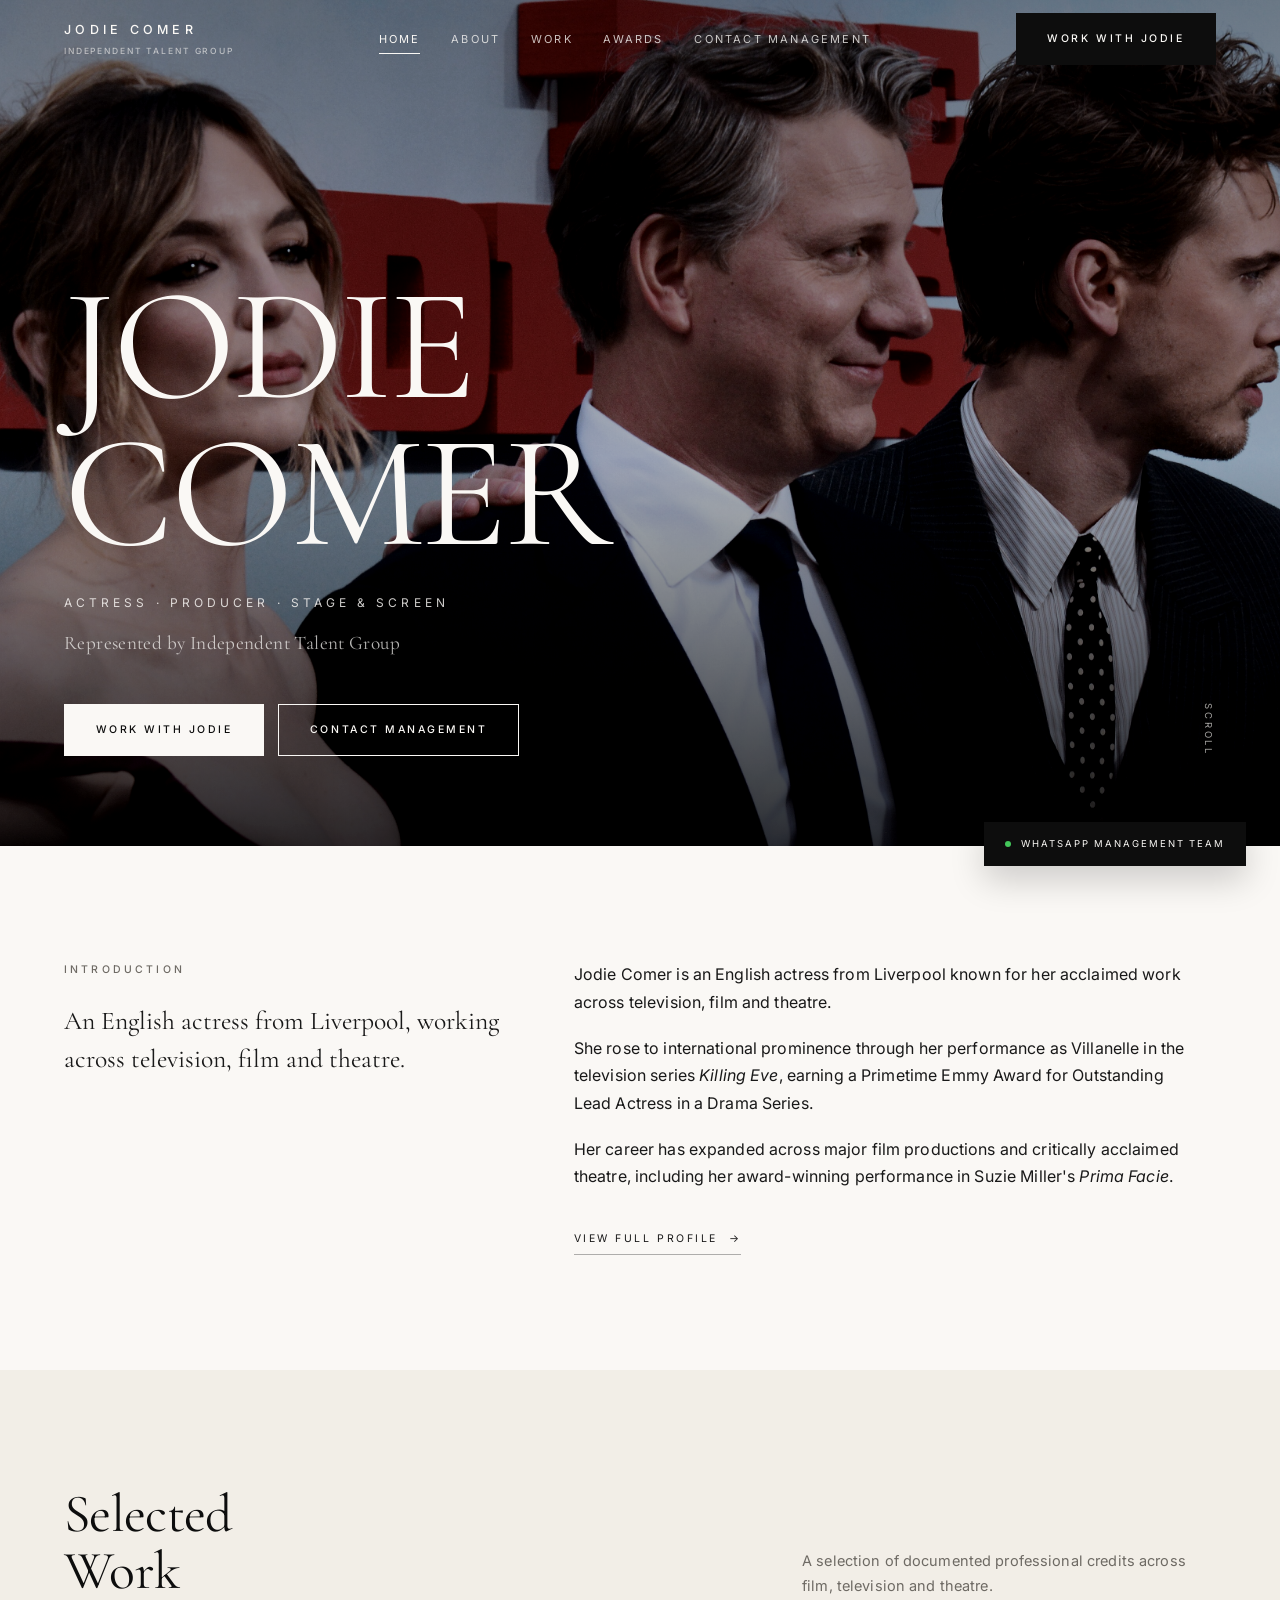
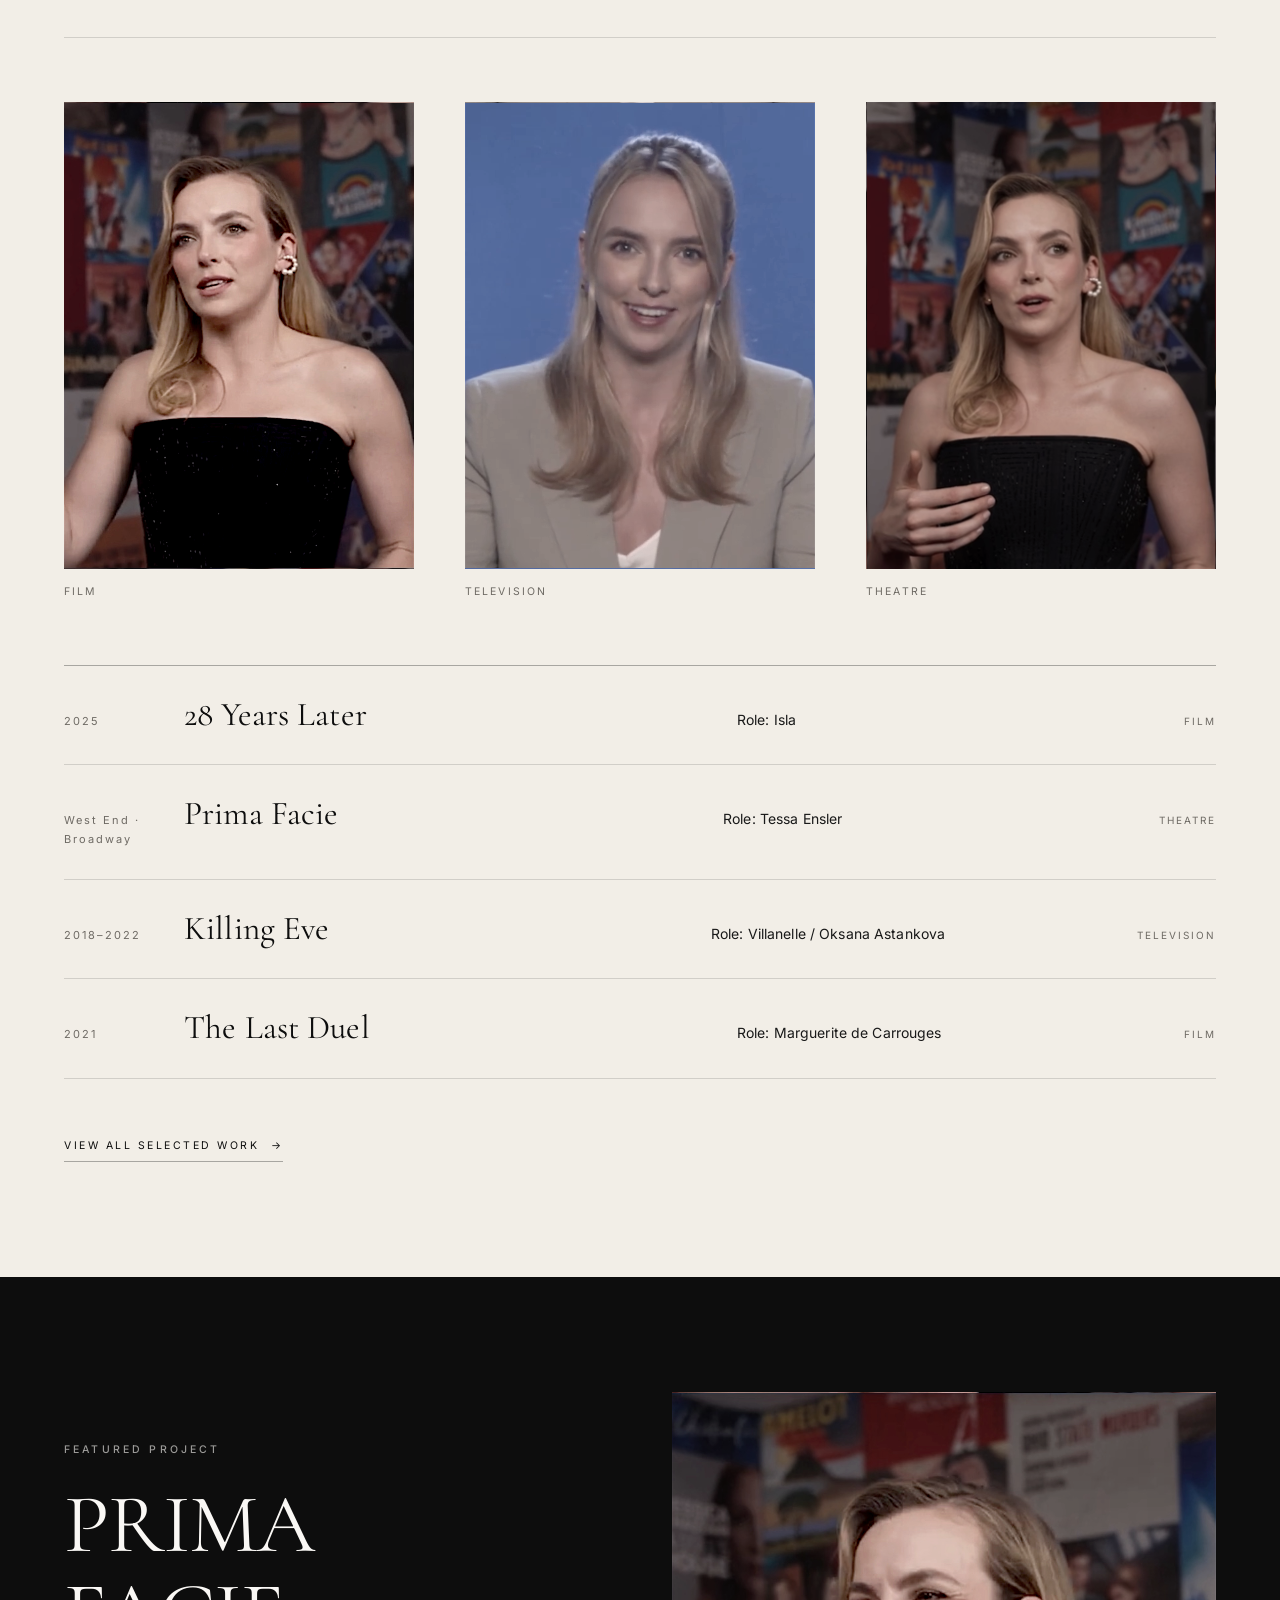
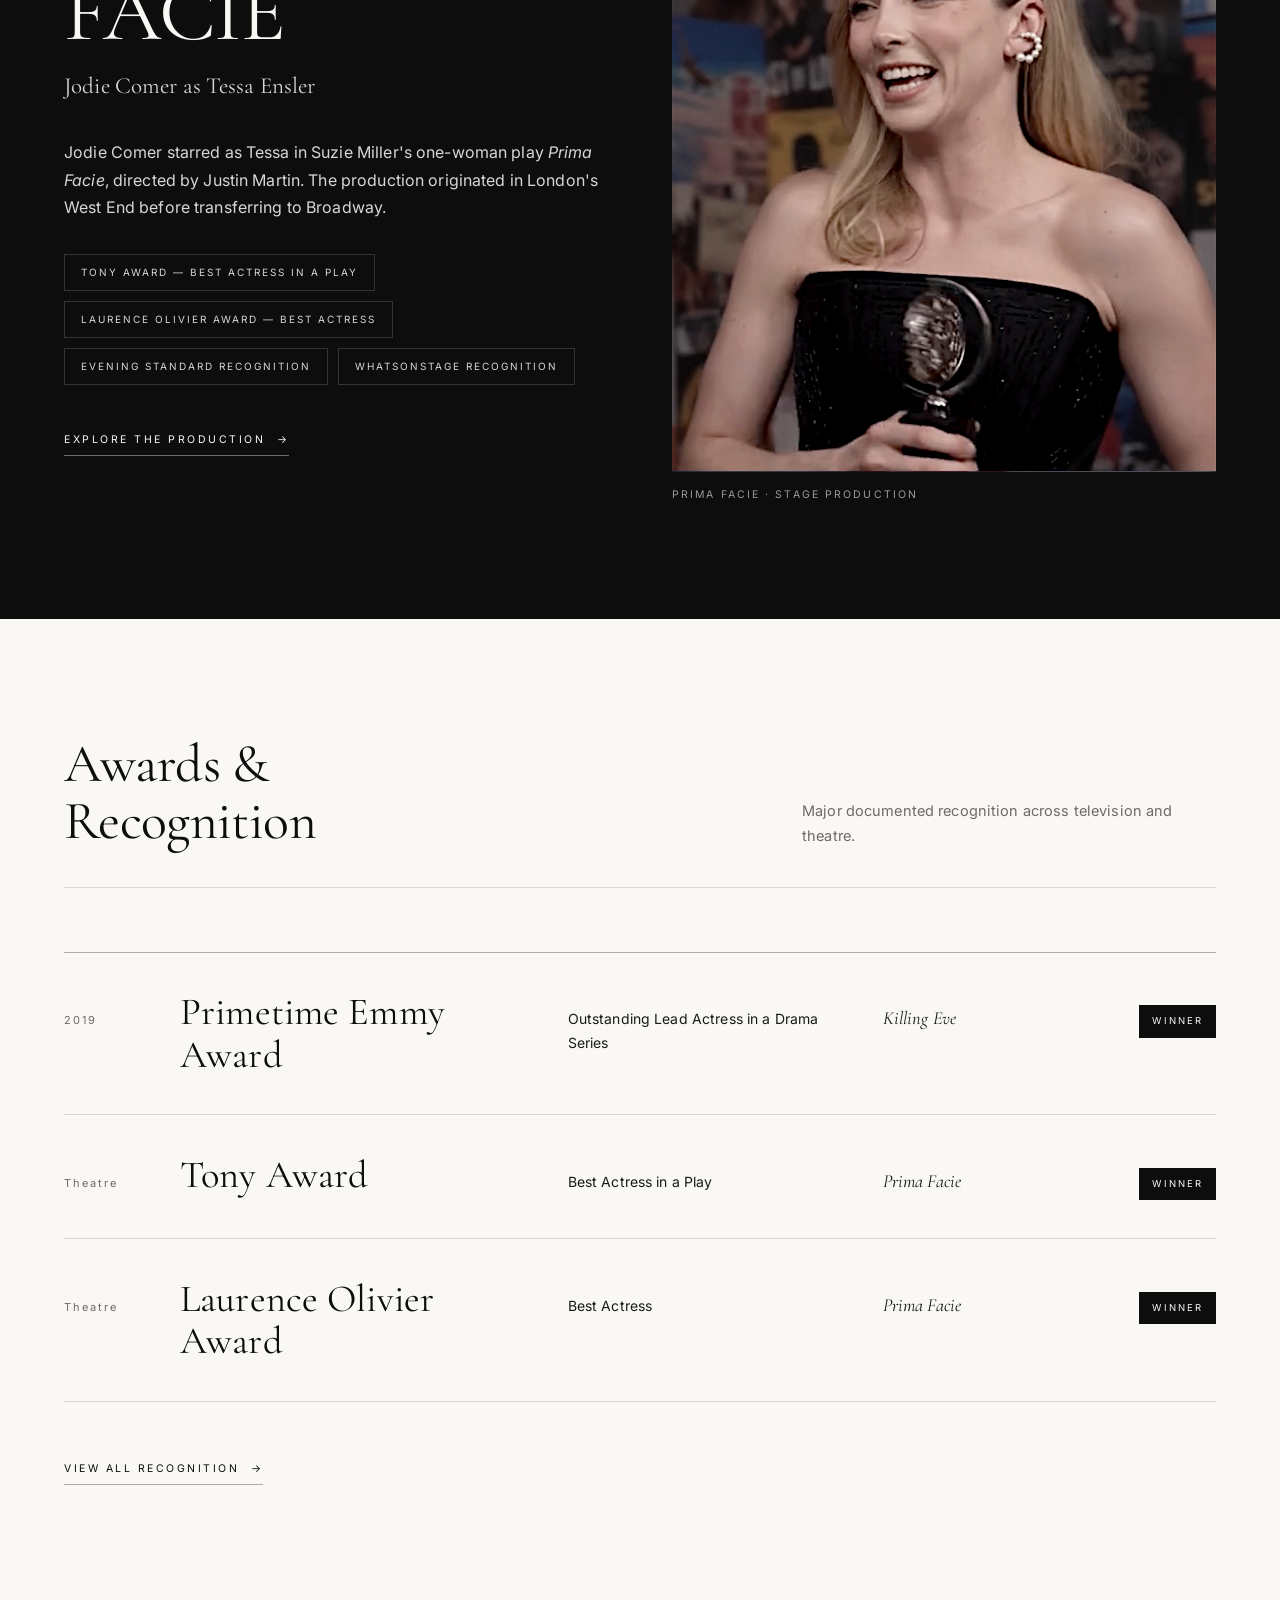
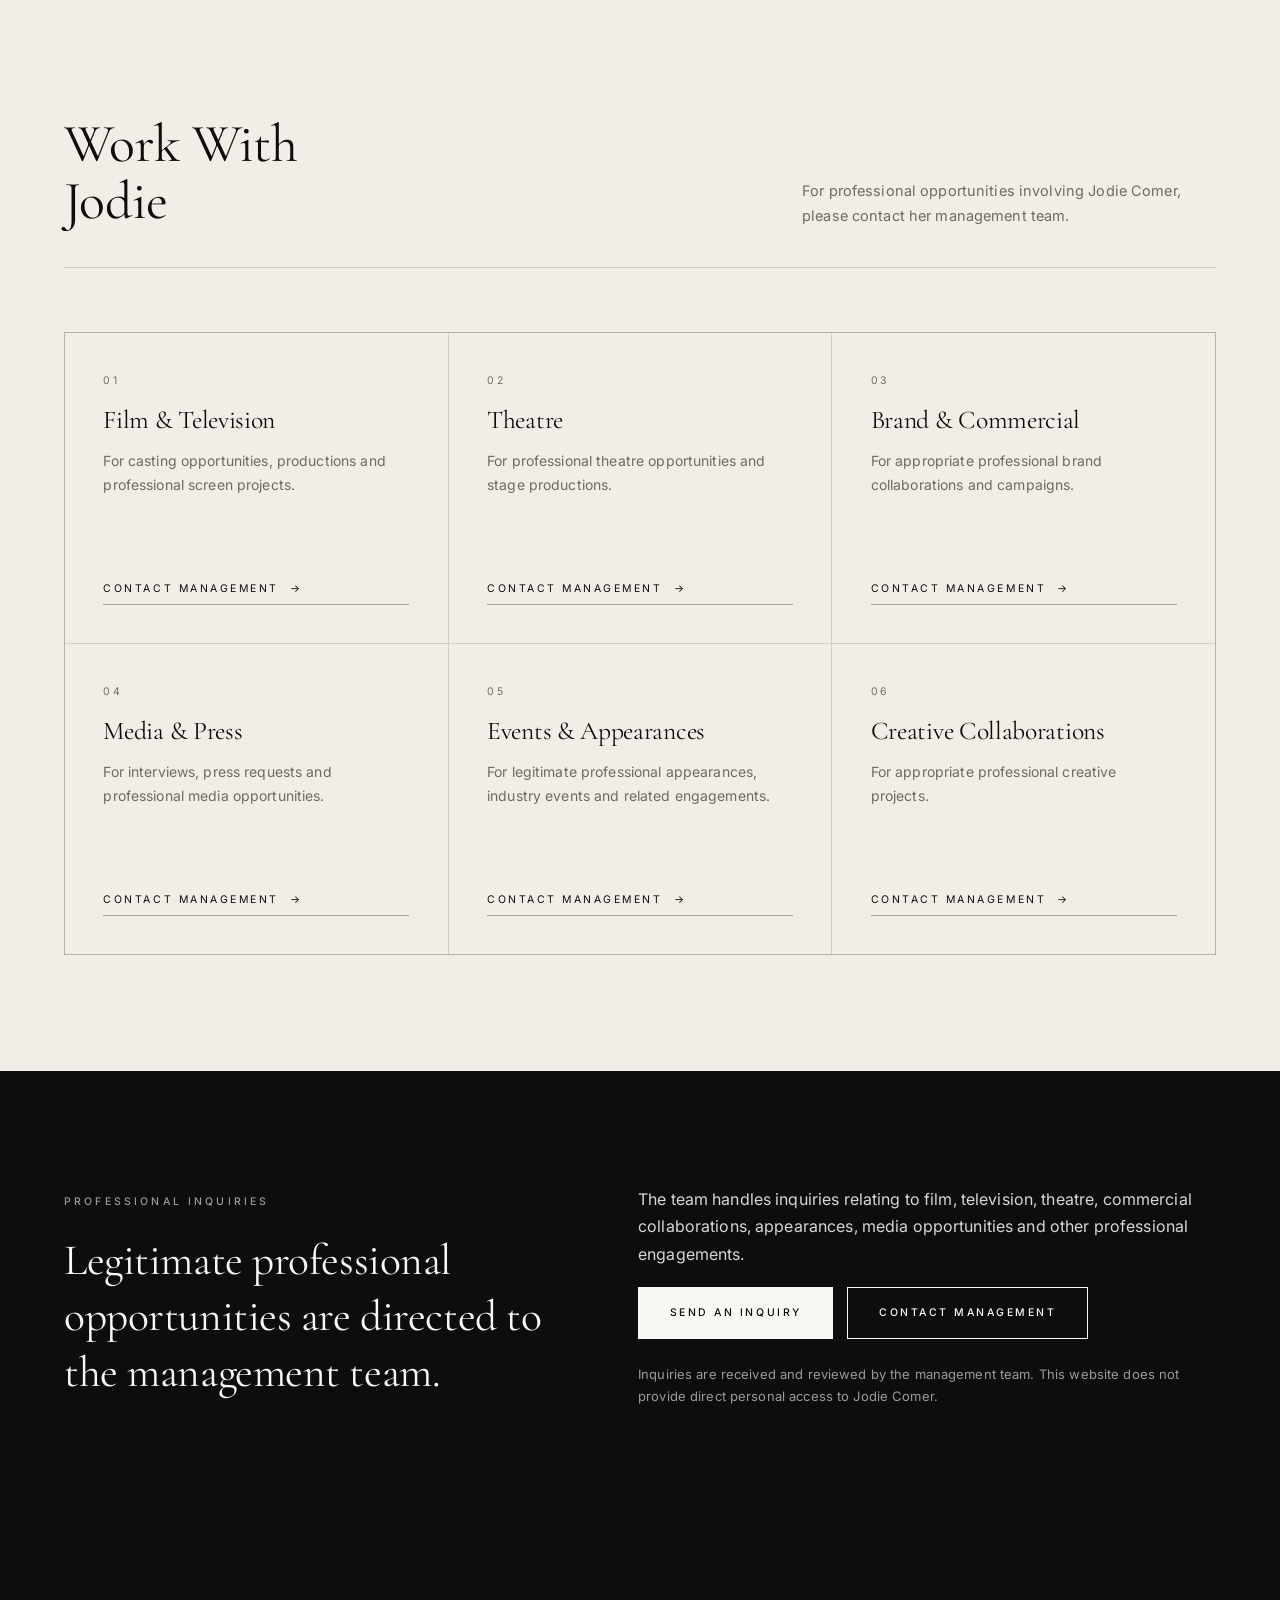
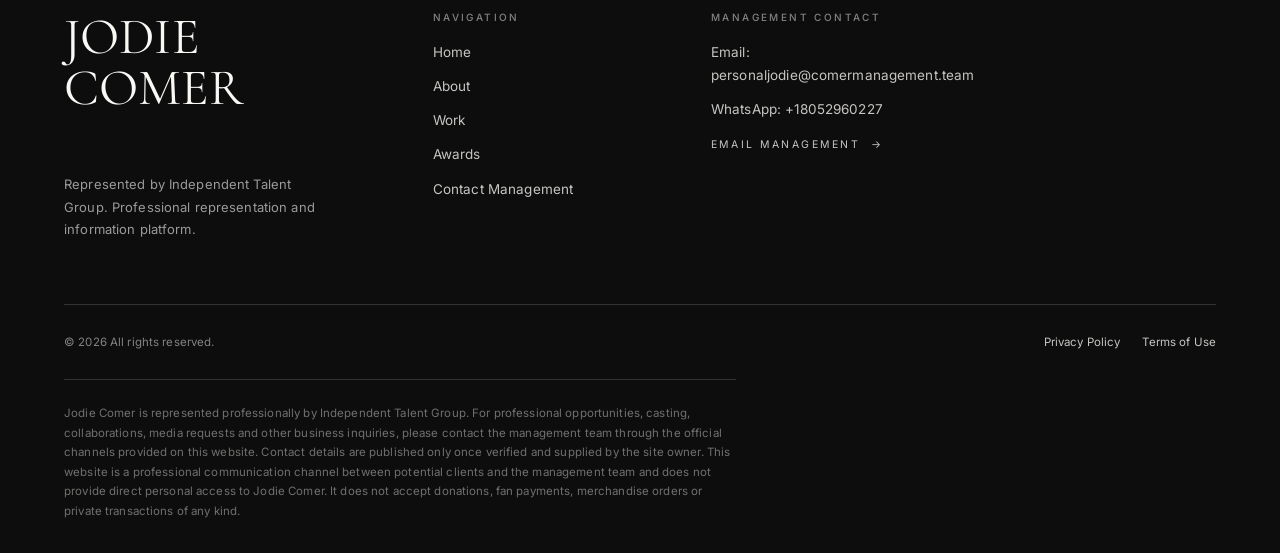
<file: index.html>
<!DOCTYPE html>
<html lang="en">
<head>
<meta charset="utf-8">
<meta name="viewport" content="width=device-width, initial-scale=1">
<title>Jodie Comer — Actress · Producer | Professional Representation</title>
<meta name="description" content="Official professional representation and information platform for Jodie Comer, English actress from Liverpool. Professional inquiries are handled by her management team.">
<meta name="robots" content="index, follow">
<meta property="og:title" content="Jodie Comer — Actress · Producer">
<meta property="og:description" content="Professional representation and information platform. Professional inquiries are handled by the management team.">
<meta property="og:type" content="website">
<link rel="preconnect" href="https://fonts.googleapis.com">
<link rel="preconnect" href="https://fonts.gstatic.com" crossorigin>
<link href="https://fonts.googleapis.com/css2?family=Cormorant+Garamond:wght@300;400;500&family=Inter:wght@300;400;500&display=swap" rel="stylesheet">
<link rel="stylesheet" href="css/styles.css">
</head>
<body>
<a class="skip-link" href="#main">Skip to content</a>

<!-- HEADER -->
<header class="site-header site-header--overlay">
  <div class="header-inner">
    <a class="brand" href="index.html">Jodie Comer<span data-cfg="agency">Independent Talent Group</span></a>
    <nav class="nav" aria-label="Primary">
      <a href="index.html">Home</a>
      <a href="about.html">About</a>
      <a href="work.html">Work</a>
      <a href="awards.html">Awards</a>
      <a href="contact.html">Contact Management</a>
    </nav>
    <div class="header-cta">
      <a class="btn btn--solid" href="contact.html#work-with-jodie"><span>Work With Jodie</span></a>
      <button class="nav-toggle" type="button" aria-expanded="false" aria-controls="mobile-menu" aria-label="Open menu">
        <span></span><span></span><span></span>
      </button>
    </div>
  </div>
</header>

<!-- MOBILE MENU -->
<div class="mobile-menu" id="mobile-menu">
  <nav aria-label="Mobile">
    <a href="index.html">Home</a>
    <a href="about.html">About</a>
    <a href="work.html">Work</a>
    <a href="awards.html">Awards</a>
    <a href="contact.html">Contact Management</a>
  </nav>
  <div class="mobile-menu__foot">
    <a class="btn btn--solid btn--block" href="contact.html#work-with-jodie"><span>Work With Jodie</span></a>
    <p class="small">All inquiries are received and reviewed by the management team, not by Jodie Comer personally.</p>
  </div>
</div>

<main id="main">

  <!-- HERO -->
  <section class="hero">
    <!-- Photography is supplied by the `images` manifest in js/site-config.js -->

    <div class="hero__media" data-img="hero" role="img" aria-label="Jodie Comer photographed at a film premiere"></div>

    <div class="hero__inner container">
      <h1 class="hero__name">Jodie<br>Comer</h1>
      <p class="hero__meta">Actress · Producer · Stage &amp; Screen</p>
      <p class="hero__rep">Represented by <span data-cfg="agency">Independent Talent Group</span></p>
      <div class="hero__actions">
        <a class="btn btn--solid" href="contact.html#work-with-jodie"><span>Work With Jodie</span></a>
        <a class="btn" href="contact.html"><span>Contact Management</span></a>
      </div>
    </div>
    <span class="hero__scroll" aria-hidden="true">Scroll</span>
  </section>

  <!-- INTRODUCTION -->
  <section class="section">
    <div class="container">
      <div class="grid grid--aside">
        <div class="reveal">
          <span class="eyebrow">Introduction</span>
          <p class="lede">An English actress from Liverpool, working across television, film and theatre.</p>
        </div>
        <div class="prose reveal" data-delay="1">
          <p>Jodie Comer is an English actress from Liverpool known for her acclaimed work across television, film and theatre.</p>
          <p>She rose to international prominence through her performance as Villanelle in the television series <em>Killing Eve</em>, earning a Primetime Emmy Award for Outstanding Lead Actress in a Drama Series.</p>
          <p>Her career has expanded across major film productions and critically acclaimed theatre, including her award-winning performance in Suzie Miller's <em>Prima Facie</em>.</p>
          <p style="margin-top:2rem"><a class="link-arrow" href="about.html">View Full Profile <span aria-hidden="true">&rarr;</span></a></p>
        </div>
      </div>
    </div>
  </section>

  <!-- SELECTED WORK PREVIEW -->
  <section class="section section--paper2">
    <div class="container">
      <div class="section-head reveal">
        <h2>Selected<br>Work</h2>
        <p>A selection of documented professional credits across film, television and theatre.</p>
      </div>

      <div class="grid grid--3">
        <figure class="reveal" style="margin:0">
          <div class="media ratio-3-4" data-img="film">
            <span class="media__note">Film photography placeholder</span>
          </div>

          <figcaption class="media-caption">Film</figcaption>
        </figure>
        <figure class="reveal" data-delay="1" style="margin:0">
          <div class="media ratio-3-4" data-img="television">
            <span class="media__note">Television photography placeholder</span>
          </div>

          <figcaption class="media-caption">Television</figcaption>
        </figure>
        <figure class="reveal" data-delay="2" style="margin:0">
          <div class="media ratio-3-4" data-img="theatre">
            <span class="media__note">Theatre photography placeholder</span>
          </div>

          <figcaption class="media-caption">Theatre</figcaption>
        </figure>
      </div>

      <div class="credits reveal" style="margin-top:clamp(40px,5vw,72px)">
        <a class="credit" href="work.html#film">
          <span class="credit__year">2025</span>
          <span class="credit__title">28 Years Later</span>
          <span class="credit__role">Role: Isla</span>
          <span class="credit__meta">Film</span>
        </a>
        <a class="credit" href="work.html#theatre">
          <span class="credit__year">West End · Broadway</span>
          <span class="credit__title">Prima Facie</span>
          <span class="credit__role">Role: Tessa Ensler</span>
          <span class="credit__meta">Theatre</span>
        </a>
        <a class="credit" href="work.html#television">
          <span class="credit__year">2018–2022</span>
          <span class="credit__title">Killing Eve</span>
          <span class="credit__role">Role: Villanelle / Oksana Astankova</span>
          <span class="credit__meta">Television</span>
        </a>
        <a class="credit" href="work.html#film">
          <span class="credit__year">2021</span>
          <span class="credit__title">The Last Duel</span>
          <span class="credit__role">Role: Marguerite de Carrouges</span>
          <span class="credit__meta">Film</span>
        </a>
      </div>

      <p class="reveal" style="margin-top:clamp(32px,4vw,52px)">
        <a class="link-arrow" href="work.html">View All Selected Work <span aria-hidden="true">&rarr;</span></a>
      </p>
    </div>
  </section>

  <!-- FEATURED PROJECT -->
  <section class="section section--ink">
    <div class="container">
      <div class="feature">
        <div class="reveal">
          <span class="eyebrow">Featured Project</span>
          <h2 class="feature__title">Prima<br>Facie</h2>
          <p class="feature__sub">Jodie Comer as Tessa Ensler</p>
          <div class="prose" style="margin-top:2rem">
            <p>Jodie Comer starred as Tessa in Suzie Miller's one-woman play <em>Prima Facie</em>, directed by Justin Martin. The production originated in London's West End before transferring to Broadway.</p>
          </div>
          <ul class="tag-list" style="margin-top:2rem">
            <li>Tony Award — Best Actress in a Play</li>
            <li>Laurence Olivier Award — Best Actress</li>
            <li>Evening Standard recognition</li>
            <li>WhatsOnStage recognition</li>
          </ul>
          <p style="margin-top:2.4rem"><a class="link-arrow" href="work.html#prima-facie">Explore The Production <span aria-hidden="true">&rarr;</span></a></p>
        </div>
        <div class="reveal feature__order-1" data-delay="1">
          <div class="media ratio-4-5" data-img="primaFacie">
            <span class="media__note">Production photography placeholder</span>
          </div>

          <p class="media-caption">Prima Facie · Stage Production</p>
        </div>
      </div>
    </div>
  </section>

  <!-- AWARDS PREVIEW -->
  <section class="section">
    <div class="container">
      <div class="section-head reveal">
        <h2>Awards &amp;<br>Recognition</h2>
        <p>Major documented recognition across television and theatre.</p>
      </div>
      <div class="awards reveal">
        <div class="award">
          <span class="award__year">2019</span>
          <span class="award__name">Primetime Emmy Award</span>
          <span class="award__cat">Outstanding Lead Actress in a Drama Series</span>
          <span class="award__work">Killing Eve</span>
          <span class="award__status award__status--win">Winner</span>
        </div>
        <div class="award">
          <span class="award__year">Theatre</span>
          <span class="award__name">Tony Award</span>
          <span class="award__cat">Best Actress in a Play</span>
          <span class="award__work">Prima Facie</span>
          <span class="award__status award__status--win">Winner</span>
        </div>
        <div class="award">
          <span class="award__year">Theatre</span>
          <span class="award__name">Laurence Olivier Award</span>
          <span class="award__cat">Best Actress</span>
          <span class="award__work">Prima Facie</span>
          <span class="award__status award__status--win">Winner</span>
        </div>
      </div>
      <p class="reveal" style="margin-top:clamp(32px,4vw,52px)">
        <a class="link-arrow" href="awards.html">View All Recognition <span aria-hidden="true">&rarr;</span></a>
      </p>
    </div>
  </section>

  <!-- WORK WITH JODIE -->
  <section class="section section--paper2">
    <div class="container">
      <div class="section-head reveal">
        <h2>Work With<br>Jodie</h2>
        <p>For professional opportunities involving Jodie Comer, please contact her management team.</p>
      </div>

      <div class="cards reveal">
        <a class="card" href="contact.html#work-with-jodie">
          <span class="card__index">01</span>
          <h3>Film &amp; Television</h3>
          <p>For casting opportunities, productions and professional screen projects.</p>
          <span class="link-arrow">Contact Management <span aria-hidden="true">&rarr;</span></span>
        </a>
        <a class="card" href="contact.html#work-with-jodie">
          <span class="card__index">02</span>
          <h3>Theatre</h3>
          <p>For professional theatre opportunities and stage productions.</p>
          <span class="link-arrow">Contact Management <span aria-hidden="true">&rarr;</span></span>
        </a>
        <a class="card" href="contact.html#work-with-jodie">
          <span class="card__index">03</span>
          <h3>Brand &amp; Commercial</h3>
          <p>For appropriate professional brand collaborations and campaigns.</p>
          <span class="link-arrow">Contact Management <span aria-hidden="true">&rarr;</span></span>
        </a>
        <a class="card" href="contact.html#work-with-jodie">
          <span class="card__index">04</span>
          <h3>Media &amp; Press</h3>
          <p>For interviews, press requests and professional media opportunities.</p>
          <span class="link-arrow">Contact Management <span aria-hidden="true">&rarr;</span></span>
        </a>
        <a class="card" href="contact.html#work-with-jodie">
          <span class="card__index">05</span>
          <h3>Events &amp; Appearances</h3>
          <p>For legitimate professional appearances, industry events and related engagements.</p>
          <span class="link-arrow">Contact Management <span aria-hidden="true">&rarr;</span></span>
        </a>
        <a class="card" href="contact.html#work-with-jodie">
          <span class="card__index">06</span>
          <h3>Creative Collaborations</h3>
          <p>For appropriate professional creative projects.</p>
          <span class="link-arrow">Contact Management <span aria-hidden="true">&rarr;</span></span>
        </a>
      </div>
    </div>
  </section>

  <!-- CLOSING CTA -->
  <section class="section section--ink">
    <div class="container">
      <div class="grid grid--split">
        <div class="reveal">
          <span class="eyebrow">Professional Inquiries</span>
          <p class="pull">Legitimate professional opportunities are directed to the management team.</p>
        </div>
        <div class="reveal stack" data-delay="1">
          <p class="prose">The team handles inquiries relating to film, television, theatre, commercial collaborations, appearances, media opportunities and other professional engagements.</p>
          <div class="hero__actions" style="margin-top:0">
            <a class="btn btn--solid" href="contact.html#work-with-jodie"><span>Send An Inquiry</span></a>
            <a class="btn" href="contact.html"><span>Contact Management</span></a>
          </div>
          <p class="small muted">Inquiries are received and reviewed by the management team. This website does not provide direct personal access to Jodie Comer.</p>
        </div>
      </div>
    </div>
  </section>

</main>

<!-- FOOTER -->
<footer class="site-footer">
  <div class="container">
    <div class="footer-top">
      <div>
        <p class="footer-brand">Jodie Comer</p>
        <p>Represented by <span data-cfg="agency">Independent Talent Group</span>. Professional representation and information platform.</p>
      </div>
      <div class="footer-col">
        <h4>Navigation</h4>
        <ul>
          <li><a href="index.html">Home</a></li>
          <li><a href="about.html">About</a></li>
          <li><a href="work.html">Work</a></li>
          <li><a href="awards.html">Awards</a></li>
          <li><a href="contact.html">Contact Management</a></li>
        </ul>
      </div>
      <div class="footer-col">
        <h4>Management Contact</h4>
        <ul>
          <li>Email: <span data-cfg="email">AWAITING VERIFIED DETAILS</span></li>
          <li>WhatsApp: <span data-cfg="whatsapp">AWAITING VERIFIED DETAILS</span></li>
          <li><a class="link-arrow" data-action="email" data-subject="Professional inquiry — Jodie Comer" href="#">Email Management <span aria-hidden="true">&rarr;</span></a></li>
        </ul>
      </div>
      <div class="footer-col" data-social-section hidden>
        <h4>Follow Jodie</h4>
        <ul data-social></ul>
      </div>
    </div>

    <div class="footer-bottom">
      <span>&copy; <span data-cfg="year">2026</span> All rights reserved.</span>
      <nav aria-label="Legal">
        <a href="privacy.html">Privacy Policy</a>
        <a href="terms.html">Terms of Use</a>
      </nav>
    </div>

    <p class="footer-disclaimer">
      Jodie Comer is represented professionally by <span data-cfg="agency">Independent Talent Group</span>. For professional
      opportunities, casting, collaborations, media requests and other business inquiries, please contact the management team
      through the official channels provided on this website. Contact details are published only once verified and supplied by
      the site owner. This website is a professional communication channel between potential clients and the management team and
      does not provide direct personal access to Jodie Comer. It does not accept donations, fan payments, merchandise orders or
      private transactions of any kind.
    </p>
  </div>
</footer>

<a class="float-cta" data-action="whatsapp" href="#" data-message="Hello, I would like to make a professional inquiry regarding Jodie Comer.">
  <span class="float-cta__dot" aria-hidden="true"></span>
  <span>WhatsApp Management Team</span>
</a>

<script src="js/site-config.js"></script>
<script src="js/photo-credits.js"></script>
<script src="js/main.js"></script>
</body>
</html>
</file>
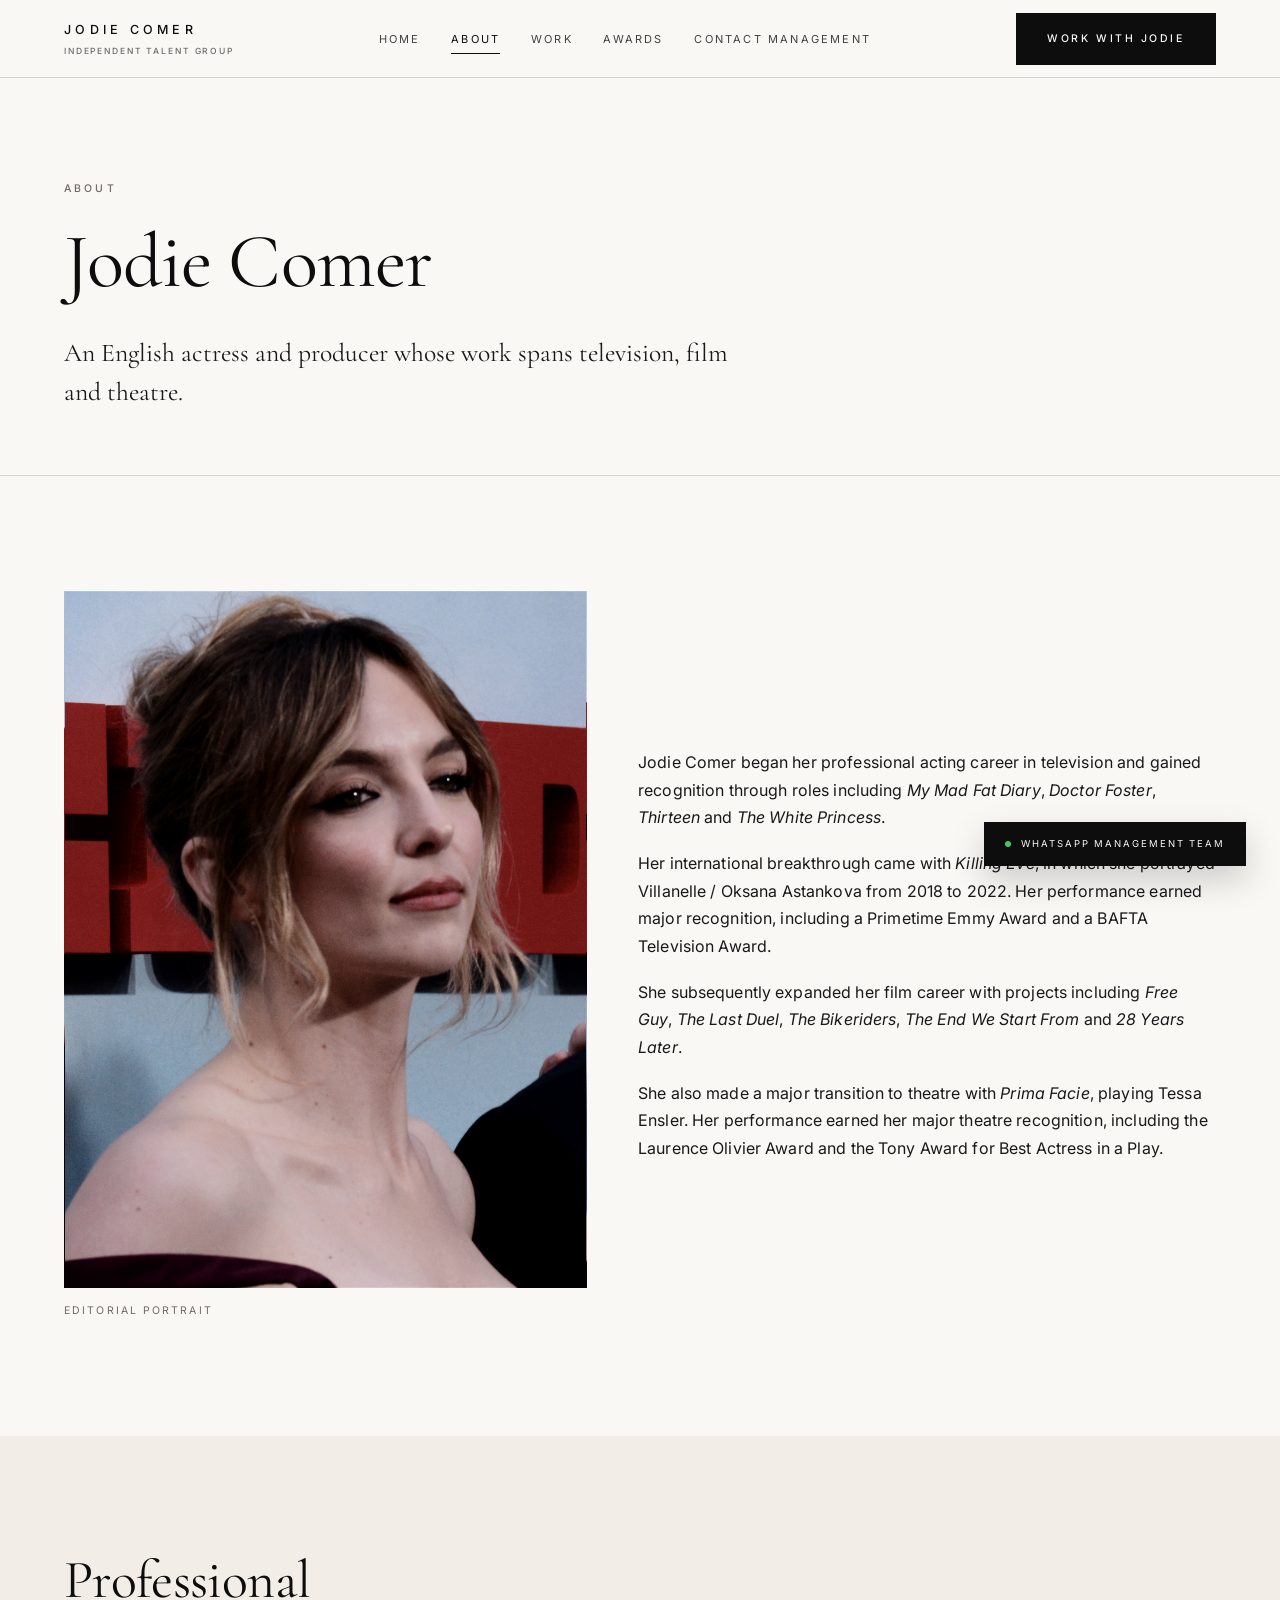
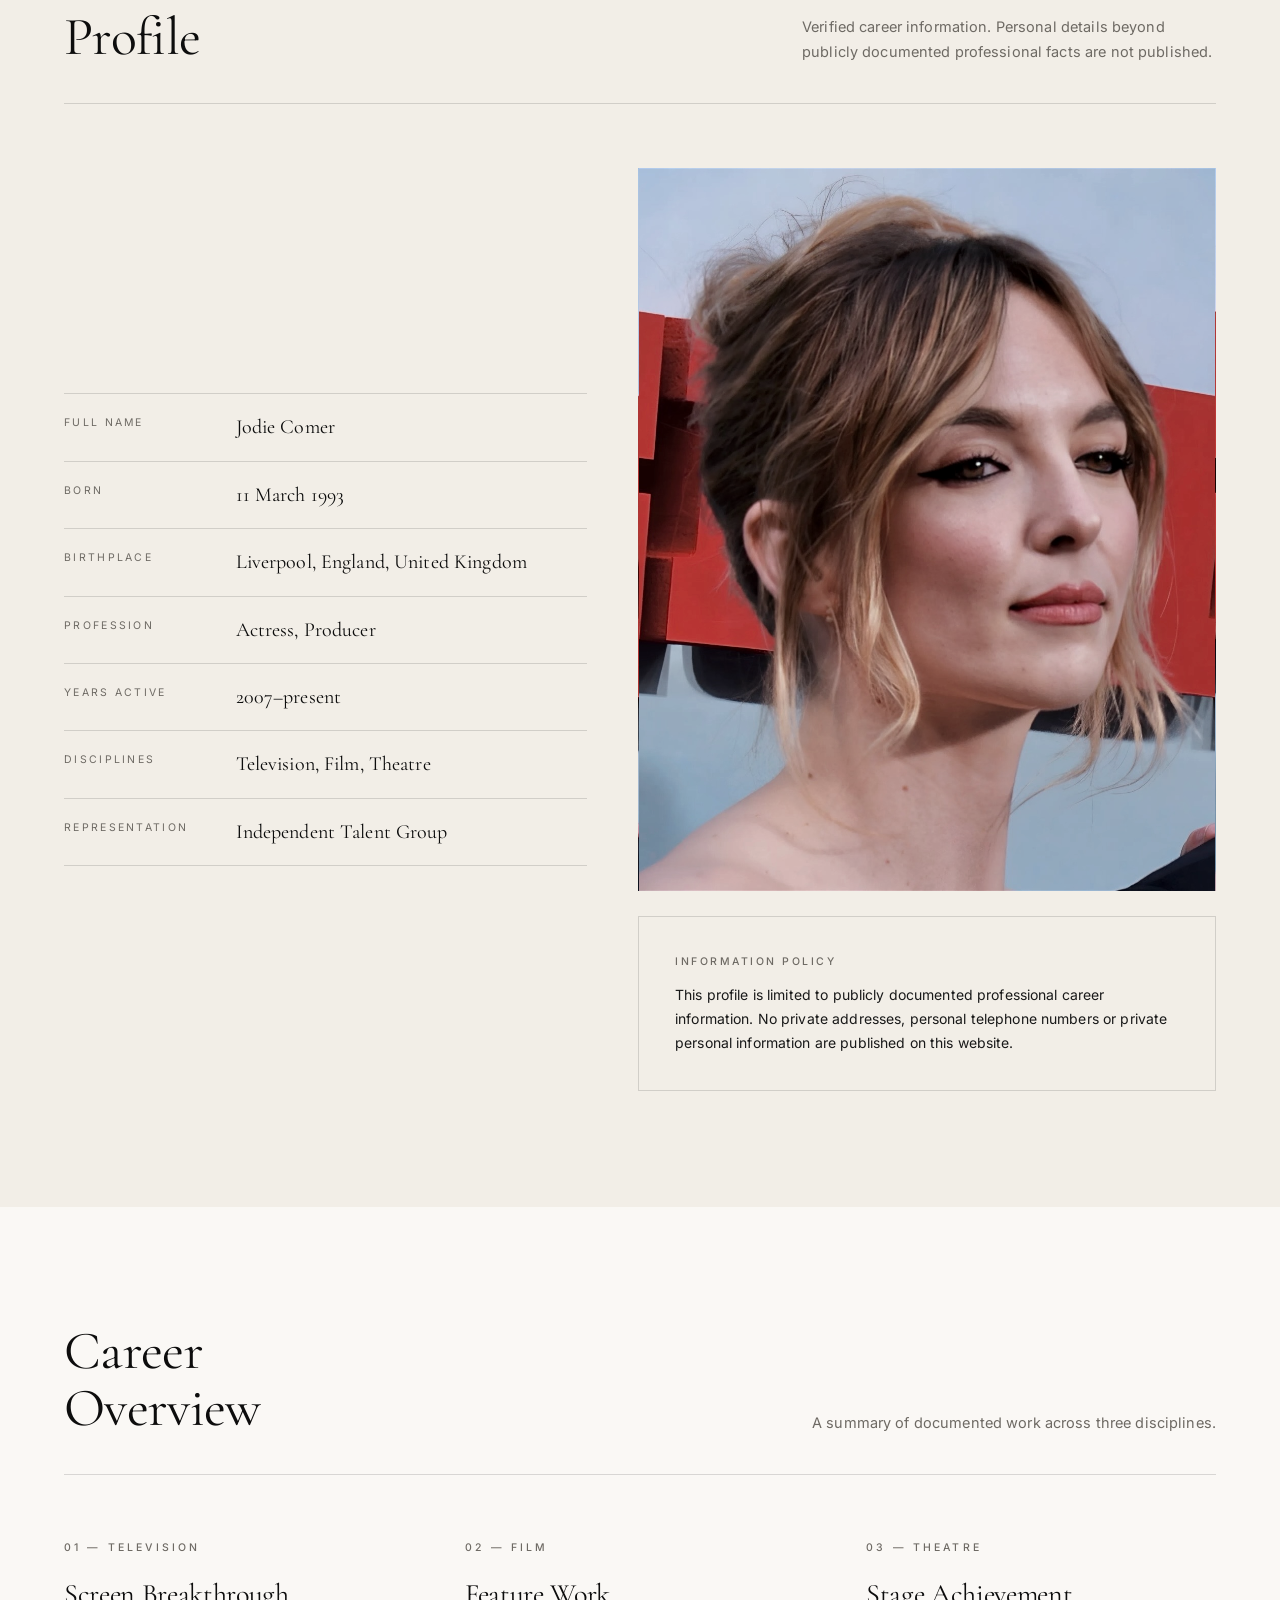
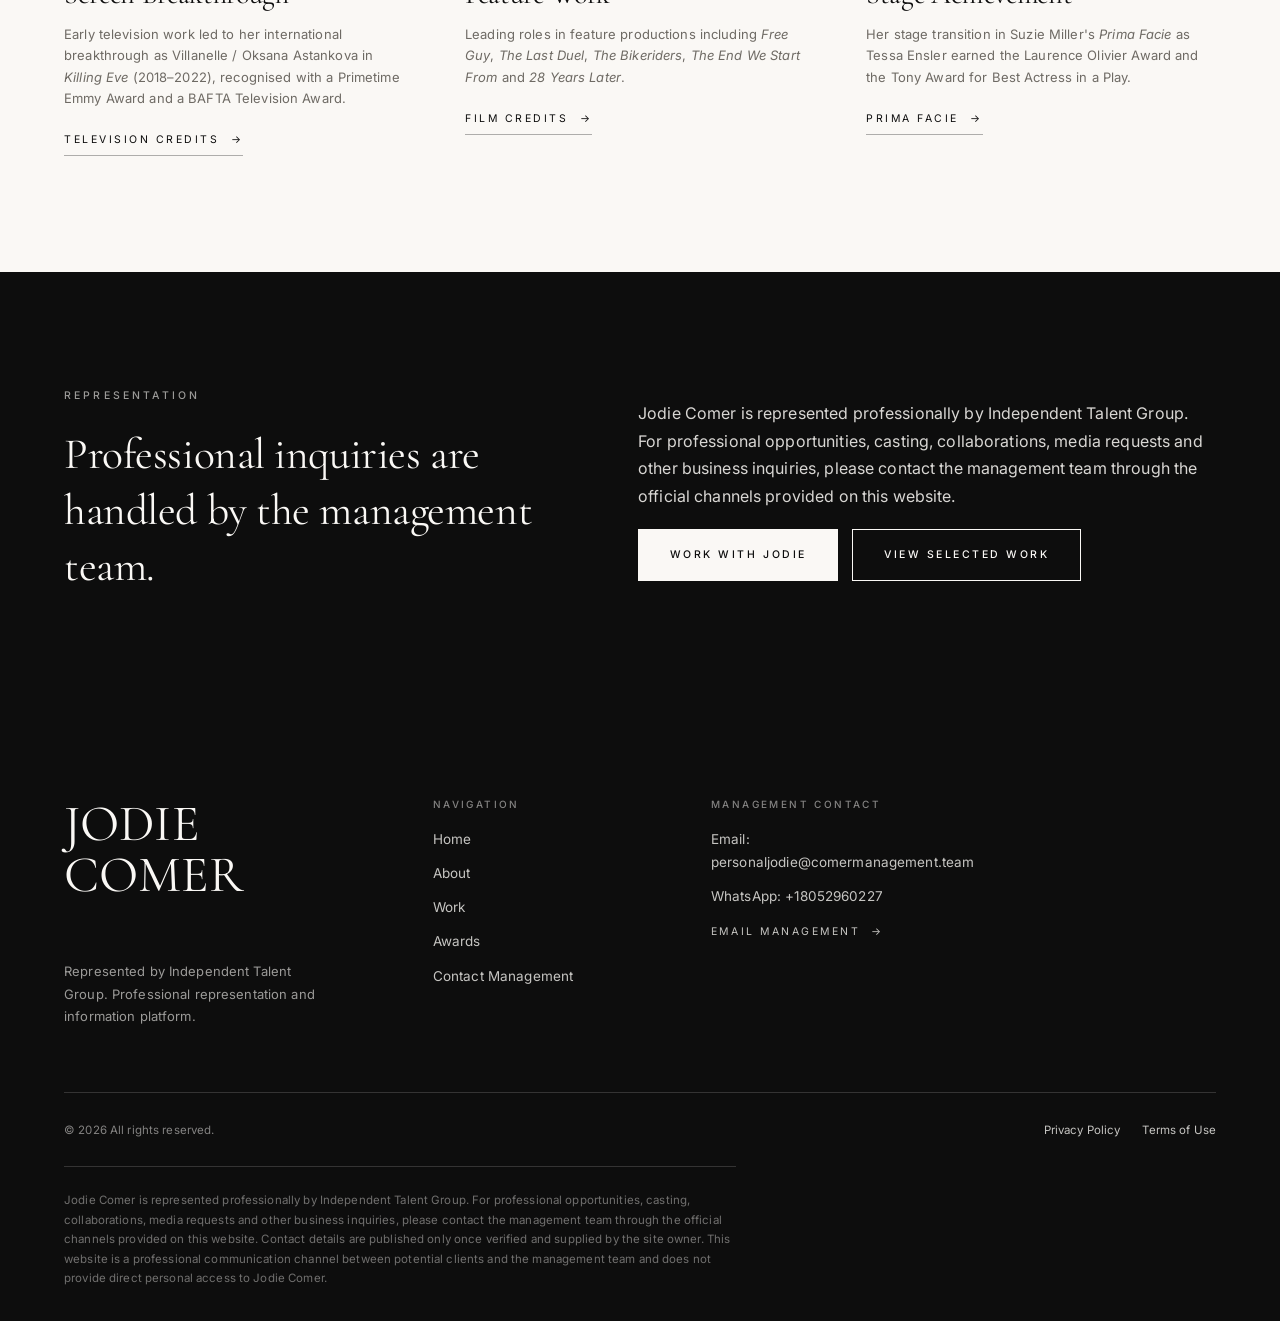
<file: about.html>
<!DOCTYPE html>
<html lang="en">
<head>
<meta charset="utf-8">
<meta name="viewport" content="width=device-width, initial-scale=1">
<title>About — Jodie Comer | Professional Profile</title>
<meta name="description" content="Professional profile of Jodie Comer, English actress and producer from Liverpool, known for Killing Eve and Prima Facie.">
<link rel="preconnect" href="https://fonts.googleapis.com">
<link rel="preconnect" href="https://fonts.gstatic.com" crossorigin>
<link href="https://fonts.googleapis.com/css2?family=Cormorant+Garamond:wght@300;400;500&family=Inter:wght@300;400;500&display=swap" rel="stylesheet">
<link rel="stylesheet" href="css/styles.css">
</head>
<body>
<a class="skip-link" href="#main">Skip to content</a>

<header class="site-header">
  <div class="header-inner">
    <a class="brand" href="index.html">Jodie Comer<span data-cfg="agency">Independent Talent Group</span></a>
    <nav class="nav" aria-label="Primary">
      <a href="index.html">Home</a>
      <a href="about.html">About</a>
      <a href="work.html">Work</a>
      <a href="awards.html">Awards</a>
      <a href="contact.html">Contact Management</a>
    </nav>
    <div class="header-cta">
      <a class="btn btn--solid" href="contact.html#work-with-jodie"><span>Work With Jodie</span></a>
      <button class="nav-toggle" type="button" aria-expanded="false" aria-controls="mobile-menu" aria-label="Open menu">
        <span></span><span></span><span></span>
      </button>
    </div>
  </div>
</header>

<div class="mobile-menu" id="mobile-menu">
  <nav aria-label="Mobile">
    <a href="index.html">Home</a>
    <a href="about.html">About</a>
    <a href="work.html">Work</a>
    <a href="awards.html">Awards</a>
    <a href="contact.html">Contact Management</a>
  </nav>
  <div class="mobile-menu__foot">
    <a class="btn btn--solid btn--block" href="contact.html#work-with-jodie"><span>Work With Jodie</span></a>
    <p class="small">All inquiries are received and reviewed by the management team, not by Jodie Comer personally.</p>
  </div>
</div>

<main id="main">

  <section class="page-head">
    <div class="container">
      <span class="eyebrow">About</span>
      <h1>Jodie Comer</h1>
      <p class="lede">An English actress and producer whose work spans television, film and theatre.</p>
    </div>
  </section>

  <!-- BIOGRAPHY -->
  <section class="section">
    <div class="container">
      <div class="grid grid--split">
        <div class="reveal">
          <div class="media ratio-3-4" data-img="portrait">
            <span class="media__note">Editorial portrait placeholder</span>
          </div>

          <p class="media-caption">Editorial Portrait</p>
        </div>

        <div class="prose reveal" data-delay="1">
          <p>Jodie Comer began her professional acting career in television and gained recognition through roles including <em>My Mad Fat Diary</em>, <em>Doctor Foster</em>, <em>Thirteen</em> and <em>The White Princess</em>.</p>
          <p>Her international breakthrough came with <em>Killing Eve</em>, in which she portrayed Villanelle / Oksana Astankova from 2018 to 2022. Her performance earned major recognition, including a Primetime Emmy Award and a BAFTA Television Award.</p>
          <p>She subsequently expanded her film career with projects including <em>Free Guy</em>, <em>The Last Duel</em>, <em>The Bikeriders</em>, <em>The End We Start From</em> and <em>28 Years Later</em>.</p>
          <p>She also made a major transition to theatre with <em>Prima Facie</em>, playing Tessa Ensler. Her performance earned her major theatre recognition, including the Laurence Olivier Award and the Tony Award for Best Actress in a Play.</p>
        </div>
      </div>
    </div>
  </section>

  <!-- KEY FACTS -->
  <section class="section section--paper2">
    <div class="container">
      <div class="section-head reveal">
        <h2>Professional<br>Profile</h2>
        <p>Verified career information. Personal details beyond publicly documented professional facts are not published.</p>
      </div>

      <div class="grid grid--split">
        <dl class="facts reveal">
          <div class="facts__row"><dt>Full Name</dt><dd>Jodie Comer</dd></div>
          <div class="facts__row"><dt>Born</dt><dd>11 March 1993</dd></div>
          <div class="facts__row"><dt>Birthplace</dt><dd>Liverpool, England, United Kingdom</dd></div>
          <div class="facts__row"><dt>Profession</dt><dd>Actress, Producer</dd></div>
          <div class="facts__row"><dt>Years Active</dt><dd>2007–present</dd></div>
          <div class="facts__row"><dt>Disciplines</dt><dd>Television, Film, Theatre</dd></div>
          <div class="facts__row"><dt>Representation</dt><dd><span data-cfg="agency">Independent Talent Group</span></dd></div>
        </dl>

        <div class="reveal stack" data-delay="1">
          <div class="media ratio-4-5" data-img="profile">
            <span class="media__note">Professional photography placeholder</span>
          </div>

          <div class="notice">
            <strong>Information Policy</strong>
            This profile is limited to publicly documented professional career information. No private addresses, personal
            telephone numbers or private personal information are published on this website.
          </div>
        </div>
      </div>
    </div>
  </section>

  <!-- CAREER OVERVIEW -->
  <section class="section">
    <div class="container">
      <div class="section-head reveal">
        <h2>Career<br>Overview</h2>
        <p>A summary of documented work across three disciplines.</p>
      </div>

      <div class="grid grid--3">
        <div class="reveal stack-sm">
          <span class="eyebrow">01 — Television</span>
          <h3>Screen Breakthrough</h3>
          <p class="small muted">Early television work led to her international breakthrough as Villanelle / Oksana Astankova in <em>Killing Eve</em> (2018–2022), recognised with a Primetime Emmy Award and a BAFTA Television Award.</p>
          <p><a class="link-arrow" href="work.html#television">Television Credits <span aria-hidden="true">&rarr;</span></a></p>
        </div>
        <div class="reveal stack-sm" data-delay="1">
          <span class="eyebrow">02 — Film</span>
          <h3>Feature Work</h3>
          <p class="small muted">Leading roles in feature productions including <em>Free Guy</em>, <em>The Last Duel</em>, <em>The Bikeriders</em>, <em>The End We Start From</em> and <em>28 Years Later</em>.</p>
          <p><a class="link-arrow" href="work.html#film">Film Credits <span aria-hidden="true">&rarr;</span></a></p>
        </div>
        <div class="reveal stack-sm" data-delay="2">
          <span class="eyebrow">03 — Theatre</span>
          <h3>Stage Achievement</h3>
          <p class="small muted">Her stage transition in Suzie Miller's <em>Prima Facie</em> as Tessa Ensler earned the Laurence Olivier Award and the Tony Award for Best Actress in a Play.</p>
          <p><a class="link-arrow" href="work.html#prima-facie">Prima Facie <span aria-hidden="true">&rarr;</span></a></p>
        </div>
      </div>
    </div>
  </section>

  <!-- REPRESENTATION -->
  <section class="section section--ink">
    <div class="container">
      <div class="grid grid--split">
        <div class="reveal">
          <span class="eyebrow">Representation</span>
          <p class="pull">Professional inquiries are handled by the management team.</p>
        </div>
        <div class="reveal stack" data-delay="1">
          <p class="prose">Jodie Comer is represented professionally by <span data-cfg="agency">Independent Talent Group</span>. For professional opportunities, casting, collaborations, media requests and other business inquiries, please contact the management team through the official channels provided on this website.</p>
          <div class="hero__actions" style="margin-top:0">
            <a class="btn btn--solid" href="contact.html#work-with-jodie"><span>Work With Jodie</span></a>
            <a class="btn" href="work.html"><span>View Selected Work</span></a>
          </div>
        </div>
      </div>
    </div>
  </section>

</main>

<footer class="site-footer">
  <div class="container">
    <div class="footer-top">
      <div>
        <p class="footer-brand">Jodie Comer</p>
        <p>Represented by <span data-cfg="agency">Independent Talent Group</span>. Professional representation and information platform.</p>
      </div>
      <div class="footer-col">
        <h4>Navigation</h4>
        <ul>
          <li><a href="index.html">Home</a></li>
          <li><a href="about.html">About</a></li>
          <li><a href="work.html">Work</a></li>
          <li><a href="awards.html">Awards</a></li>
          <li><a href="contact.html">Contact Management</a></li>
        </ul>
      </div>
      <div class="footer-col">
        <h4>Management Contact</h4>
        <ul>
          <li>Email: <span data-cfg="email">AWAITING VERIFIED DETAILS</span></li>
          <li>WhatsApp: <span data-cfg="whatsapp">AWAITING VERIFIED DETAILS</span></li>
          <li><a class="link-arrow" data-action="email" data-subject="Professional inquiry — Jodie Comer" href="#">Email Management <span aria-hidden="true">&rarr;</span></a></li>
        </ul>
      </div>
      <div class="footer-col" data-social-section hidden>
        <h4>Follow Jodie</h4>
        <ul data-social></ul>
      </div>
    </div>

    <div class="footer-bottom">
      <span>&copy; <span data-cfg="year">2026</span> All rights reserved.</span>
      <nav aria-label="Legal">
        <a href="privacy.html">Privacy Policy</a>
        <a href="terms.html">Terms of Use</a>
      </nav>
    </div>

    <p class="footer-disclaimer">
      Jodie Comer is represented professionally by <span data-cfg="agency">Independent Talent Group</span>. For professional
      opportunities, casting, collaborations, media requests and other business inquiries, please contact the management team
      through the official channels provided on this website. Contact details are published only once verified and supplied by
      the site owner. This website is a professional communication channel between potential clients and the management team and
      does not provide direct personal access to Jodie Comer.
    </p>
  </div>
</footer>

<a class="float-cta" data-action="whatsapp" href="#" data-message="Hello, I would like to make a professional inquiry regarding Jodie Comer.">
  <span class="float-cta__dot" aria-hidden="true"></span>
  <span>WhatsApp Management Team</span>
</a>

<script src="js/site-config.js"></script>
<script src="js/photo-credits.js"></script>
<script src="js/main.js"></script>
</body>
</html>
</file>
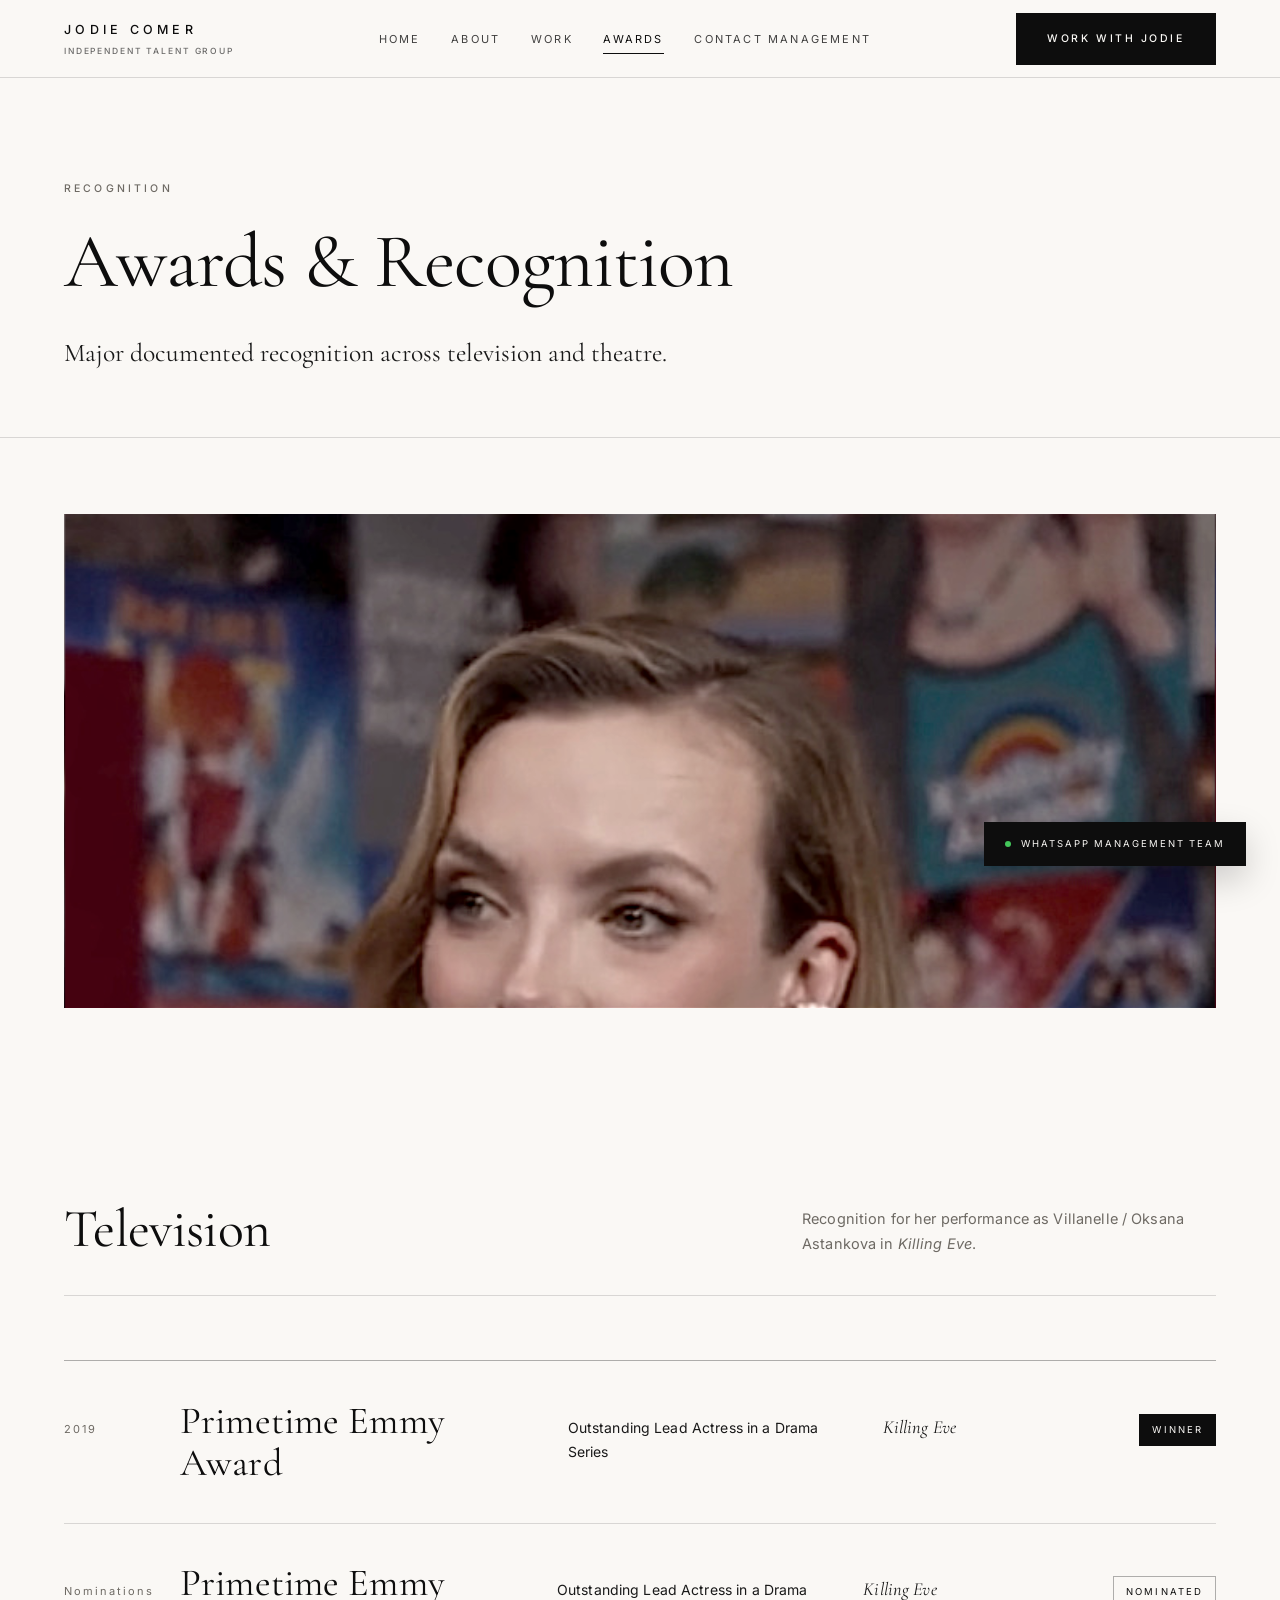
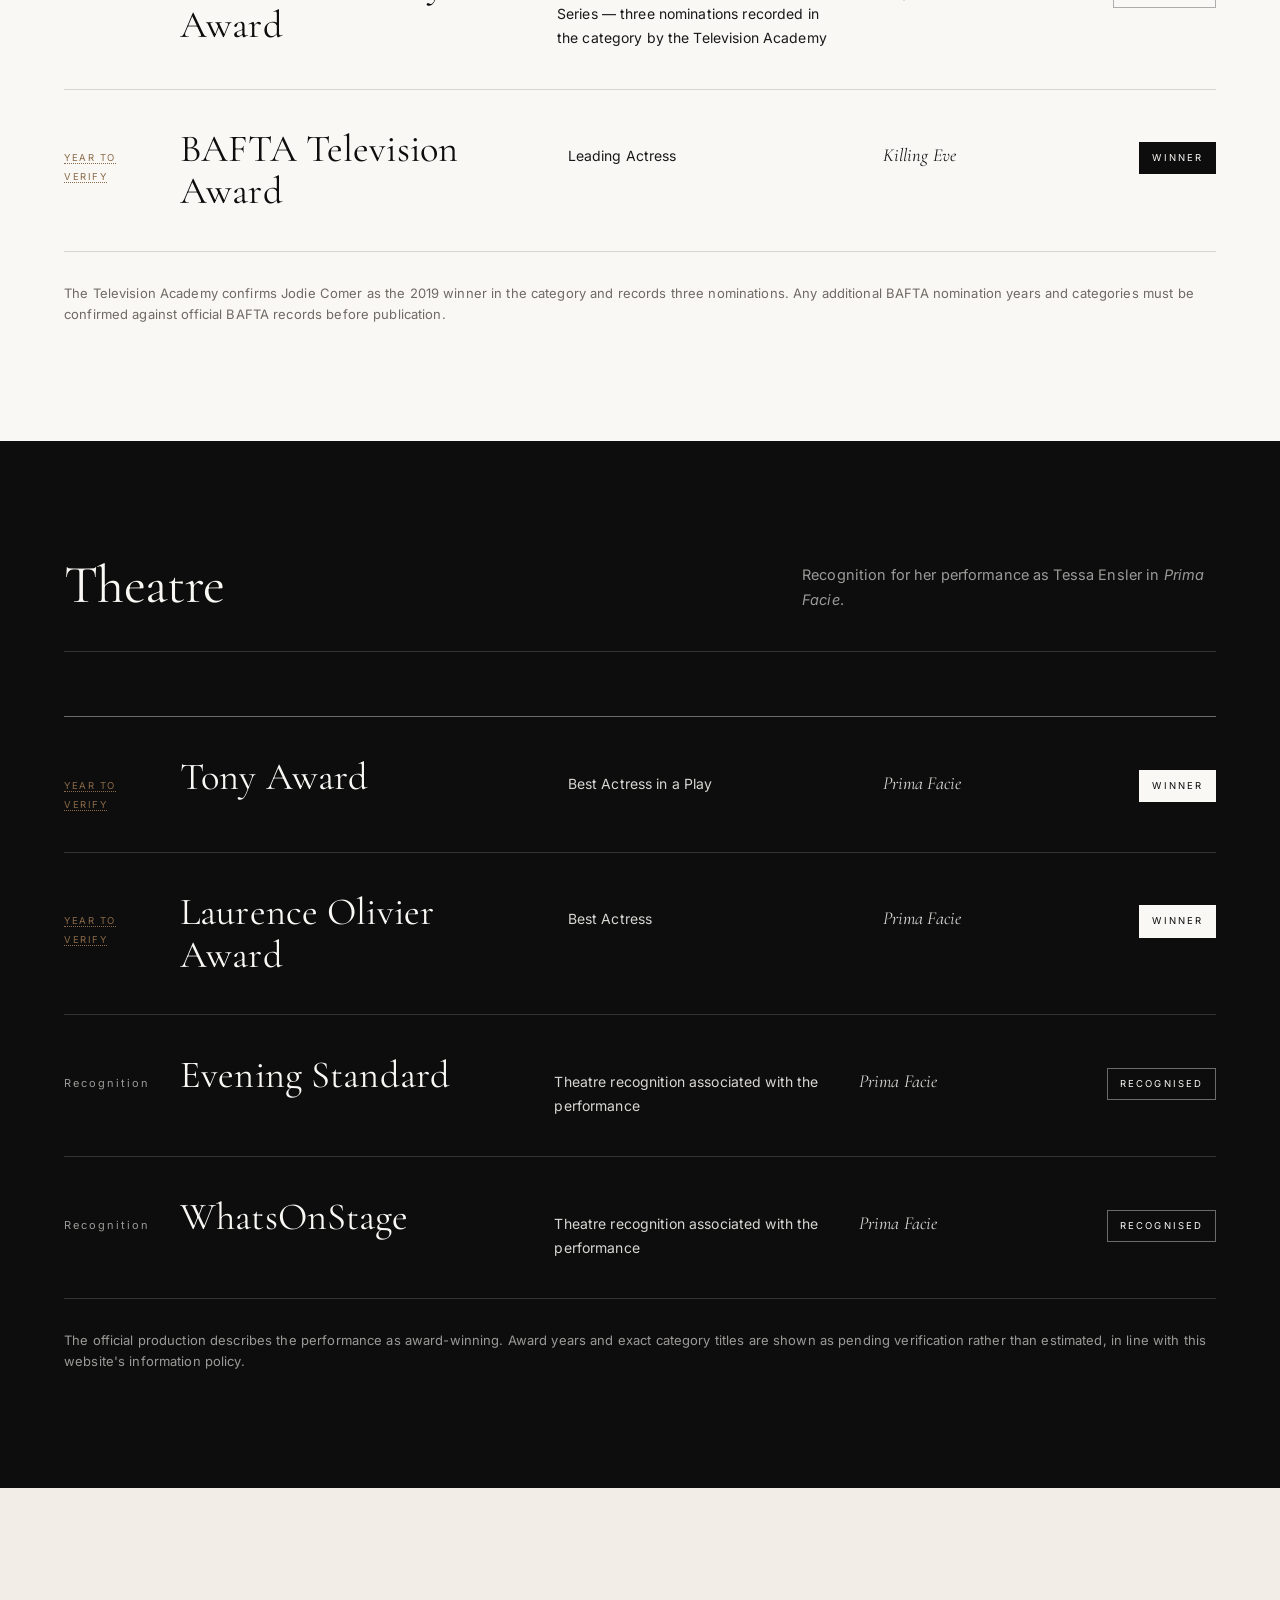
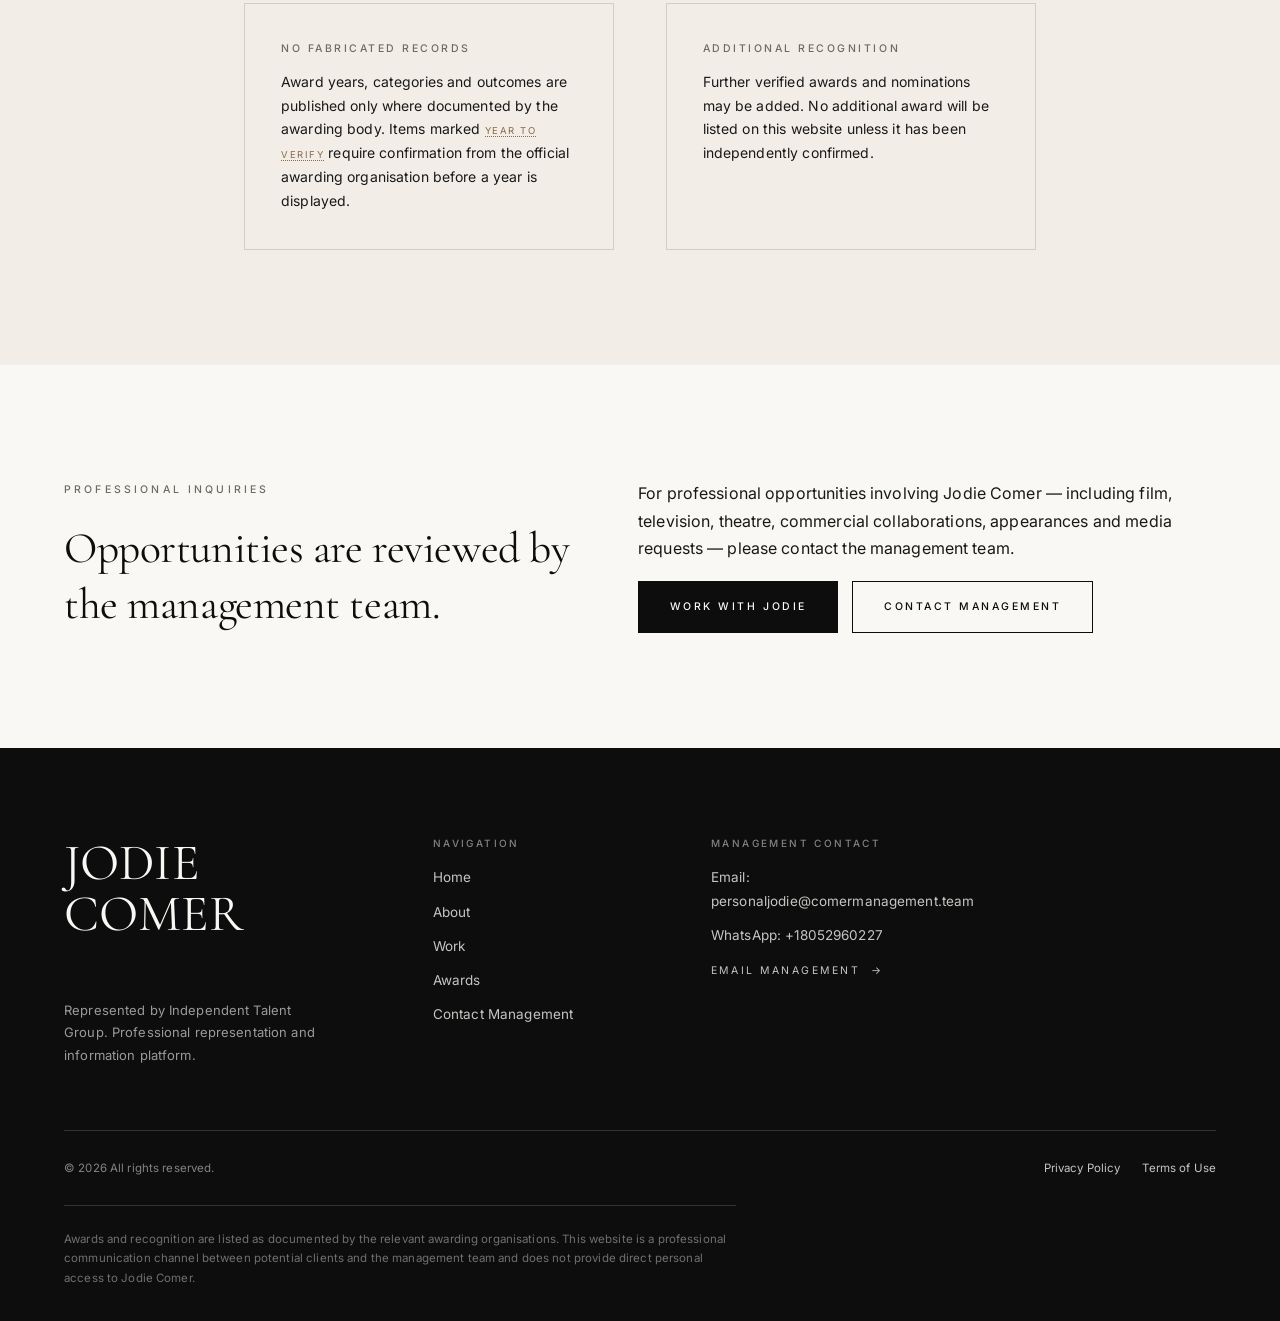
<file: awards.html>
<!DOCTYPE html>
<html lang="en">
<head>
<meta charset="utf-8">
<meta name="viewport" content="width=device-width, initial-scale=1">
<title>Awards &amp; Recognition — Jodie Comer</title>
<meta name="description" content="Major documented awards and recognition for Jodie Comer, including the Primetime Emmy Award, BAFTA Television Award, Tony Award and Laurence Olivier Award.">
<link rel="preconnect" href="https://fonts.googleapis.com">
<link rel="preconnect" href="https://fonts.gstatic.com" crossorigin>
<link href="https://fonts.googleapis.com/css2?family=Cormorant+Garamond:wght@300;400;500&family=Inter:wght@300;400;500&display=swap" rel="stylesheet">
<link rel="stylesheet" href="css/styles.css">
</head>
<body>
<a class="skip-link" href="#main">Skip to content</a>

<header class="site-header">
  <div class="header-inner">
    <a class="brand" href="index.html">Jodie Comer<span data-cfg="agency">Independent Talent Group</span></a>
    <nav class="nav" aria-label="Primary">
      <a href="index.html">Home</a>
      <a href="about.html">About</a>
      <a href="work.html">Work</a>
      <a href="awards.html">Awards</a>
      <a href="contact.html">Contact Management</a>
    </nav>
    <div class="header-cta">
      <a class="btn btn--solid" href="contact.html#work-with-jodie"><span>Work With Jodie</span></a>
      <button class="nav-toggle" type="button" aria-expanded="false" aria-controls="mobile-menu" aria-label="Open menu">
        <span></span><span></span><span></span>
      </button>
    </div>
  </div>
</header>

<div class="mobile-menu" id="mobile-menu">
  <nav aria-label="Mobile">
    <a href="index.html">Home</a>
    <a href="about.html">About</a>
    <a href="work.html">Work</a>
    <a href="awards.html">Awards</a>
    <a href="contact.html">Contact Management</a>
  </nav>
  <div class="mobile-menu__foot">
    <a class="btn btn--solid btn--block" href="contact.html#work-with-jodie"><span>Work With Jodie</span></a>
    <p class="small">All inquiries are received and reviewed by the management team, not by Jodie Comer personally.</p>
  </div>
</div>

<main id="main">

  <section class="page-head">
    <div class="container">
      <span class="eyebrow">Recognition</span>
      <h1>Awards &amp; Recognition</h1>
      <p class="lede">Major documented recognition across television and theatre.</p>
    </div>
  </section>

  <!-- BANNER -->
  <section class="section section--tight">
    <div class="container">
      <div class="media ratio-21-9 reveal" data-img="awards" role="img"
           aria-label="Jodie Comer photographed at an awards ceremony">
        <span class="media__note">Awards photography</span>
      </div>
    </div>
  </section>


  <!-- TELEVISION -->
  <section class="section">
    <div class="container">
      <div class="section-head reveal">
        <h2>Television</h2>
        <p>Recognition for her performance as Villanelle / Oksana Astankova in <em>Killing Eve</em>.</p>
      </div>

      <div class="awards reveal">
        <div class="award">
          <span class="award__year">2019</span>
          <span class="award__name">Primetime Emmy Award</span>
          <span class="award__cat">Outstanding Lead Actress in a Drama Series</span>
          <span class="award__work">Killing Eve</span>
          <span class="award__status award__status--win">Winner</span>
        </div>
        <div class="award">
          <span class="award__year">Nominations</span>
          <span class="award__name">Primetime Emmy Award</span>
          <span class="award__cat">Outstanding Lead Actress in a Drama Series — three nominations recorded in the category by the Television Academy</span>
          <span class="award__work">Killing Eve</span>
          <span class="award__status">Nominated</span>
        </div>
        <div class="award">
          <span class="award__year"><span class="verify">Year to verify</span></span>
          <span class="award__name">BAFTA Television Award</span>
          <span class="award__cat">Leading Actress</span>
          <span class="award__work">Killing Eve</span>
          <span class="award__status award__status--win">Winner</span>
        </div>
      </div>

      <p class="small muted reveal" style="margin-top:clamp(20px,2.4vw,32px)">
        The Television Academy confirms Jodie Comer as the 2019 winner in the category and records three nominations.
        Any additional BAFTA nomination years and categories must be confirmed against official BAFTA records before publication.
      </p>
    </div>
  </section>

  <!-- THEATRE -->
  <section class="section section--ink">
    <div class="container">
      <div class="section-head reveal">
        <h2>Theatre</h2>
        <p>Recognition for her performance as Tessa Ensler in <em>Prima Facie</em>.</p>
      </div>

      <div class="awards reveal">
        <div class="award">
          <span class="award__year"><span class="verify">Year to verify</span></span>
          <span class="award__name">Tony Award</span>
          <span class="award__cat">Best Actress in a Play</span>
          <span class="award__work">Prima Facie</span>
          <span class="award__status award__status--win">Winner</span>
        </div>
        <div class="award">
          <span class="award__year"><span class="verify">Year to verify</span></span>
          <span class="award__name">Laurence Olivier Award</span>
          <span class="award__cat">Best Actress</span>
          <span class="award__work">Prima Facie</span>
          <span class="award__status award__status--win">Winner</span>
        </div>
        <div class="award">
          <span class="award__year">Recognition</span>
          <span class="award__name">Evening Standard</span>
          <span class="award__cat">Theatre recognition associated with the performance</span>
          <span class="award__work">Prima Facie</span>
          <span class="award__status">Recognised</span>
        </div>
        <div class="award">
          <span class="award__year">Recognition</span>
          <span class="award__name">WhatsOnStage</span>
          <span class="award__cat">Theatre recognition associated with the performance</span>
          <span class="award__work">Prima Facie</span>
          <span class="award__status">Recognised</span>
        </div>
      </div>

      <p class="small muted reveal" style="margin-top:clamp(20px,2.4vw,32px)">
        The official production describes the performance as award-winning. Award years and exact category titles are shown as
        pending verification rather than estimated, in line with this website's information policy.
      </p>
    </div>
  </section>

  <!-- POLICY -->
  <section class="section section--paper2">
    <div class="container container--narrow">
      <div class="grid grid--2 reveal">
        <div class="notice">
          <strong>No Fabricated Records</strong>
          Award years, categories and outcomes are published only where documented by the awarding body. Items marked
          <span class="verify">Year to verify</span> require confirmation from the official awarding organisation before a year is
          displayed.
        </div>
        <div class="notice">
          <strong>Additional Recognition</strong>
          Further verified awards and nominations may be added. No additional award will be listed on this website unless it has
          been independently confirmed.
        </div>
      </div>
    </div>
  </section>

  <!-- CTA -->
  <section class="section">
    <div class="container">
      <div class="grid grid--split">
        <div class="reveal">
          <span class="eyebrow">Professional Inquiries</span>
          <p class="pull">Opportunities are reviewed by the management team.</p>
        </div>
        <div class="reveal stack" data-delay="1">
          <p class="prose">For professional opportunities involving Jodie Comer — including film, television, theatre, commercial collaborations, appearances and media requests — please contact the management team.</p>
          <div class="hero__actions" style="margin-top:0">
            <a class="btn btn--solid" href="contact.html#work-with-jodie"><span>Work With Jodie</span></a>
            <a class="btn" href="contact.html"><span>Contact Management</span></a>
          </div>
        </div>
      </div>
    </div>
  </section>

</main>

<footer class="site-footer">
  <div class="container">
    <div class="footer-top">
      <div>
        <p class="footer-brand">Jodie Comer</p>
        <p>Represented by <span data-cfg="agency">Independent Talent Group</span>. Professional representation and information platform.</p>
      </div>
      <div class="footer-col">
        <h4>Navigation</h4>
        <ul>
          <li><a href="index.html">Home</a></li>
          <li><a href="about.html">About</a></li>
          <li><a href="work.html">Work</a></li>
          <li><a href="awards.html">Awards</a></li>
          <li><a href="contact.html">Contact Management</a></li>
        </ul>
      </div>
      <div class="footer-col">
        <h4>Management Contact</h4>
        <ul>
          <li>Email: <span data-cfg="email">AWAITING VERIFIED DETAILS</span></li>
          <li>WhatsApp: <span data-cfg="whatsapp">AWAITING VERIFIED DETAILS</span></li>
          <li><a class="link-arrow" data-action="email" data-subject="Professional inquiry — Jodie Comer" href="#">Email Management <span aria-hidden="true">&rarr;</span></a></li>
        </ul>
      </div>
      <div class="footer-col" data-social-section hidden>
        <h4>Follow Jodie</h4>
        <ul data-social></ul>
      </div>
    </div>

    <div class="footer-bottom">
      <span>&copy; <span data-cfg="year">2026</span> All rights reserved.</span>
      <nav aria-label="Legal">
        <a href="privacy.html">Privacy Policy</a>
        <a href="terms.html">Terms of Use</a>
      </nav>
    </div>

    <p class="footer-disclaimer">
      Awards and recognition are listed as documented by the relevant awarding organisations. This website is a professional
      communication channel between potential clients and the management team and does not provide direct personal access to
      Jodie Comer.
    </p>
  </div>
</footer>

<a class="float-cta" data-action="whatsapp" href="#" data-message="Hello, I would like to make a professional inquiry regarding Jodie Comer.">
  <span class="float-cta__dot" aria-hidden="true"></span>
  <span>WhatsApp Management Team</span>
</a>

<script src="js/site-config.js"></script>
<script src="js/photo-credits.js"></script>
<script src="js/main.js"></script>
</body>
</html>
</file>
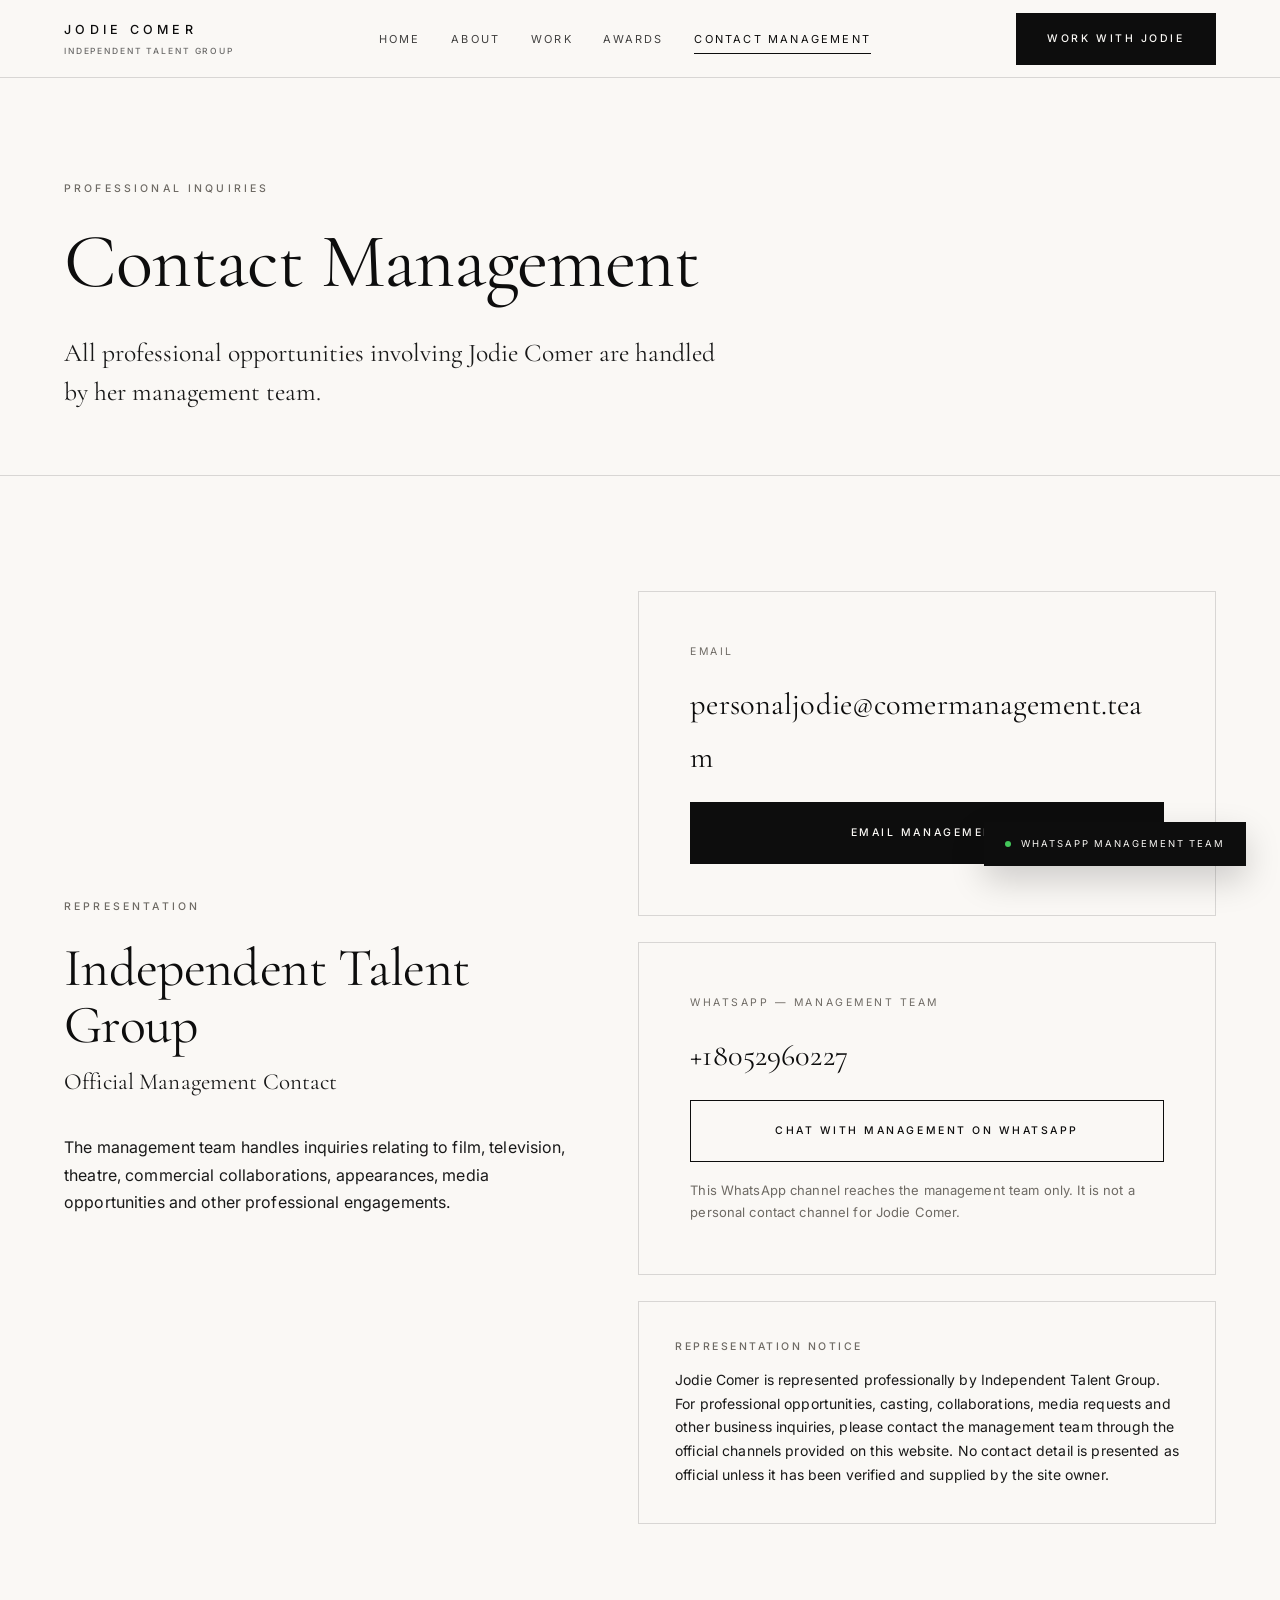
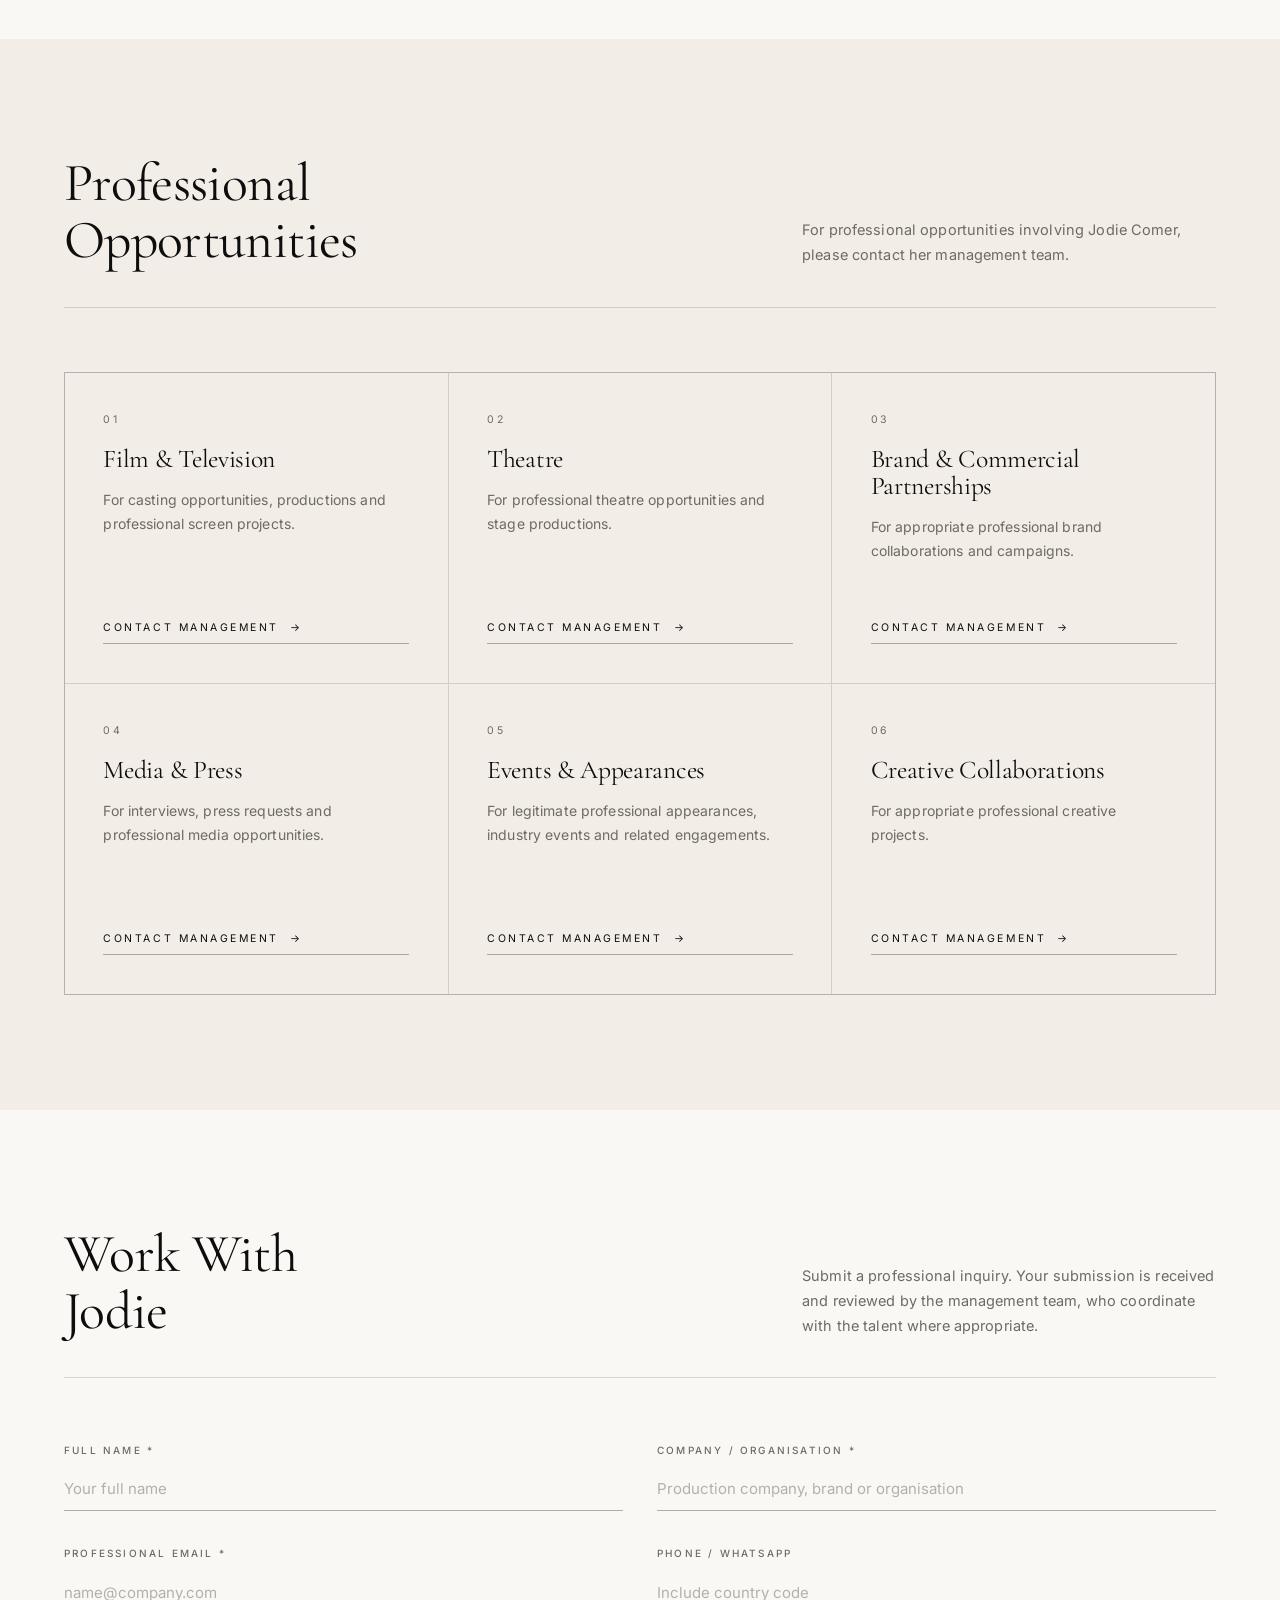
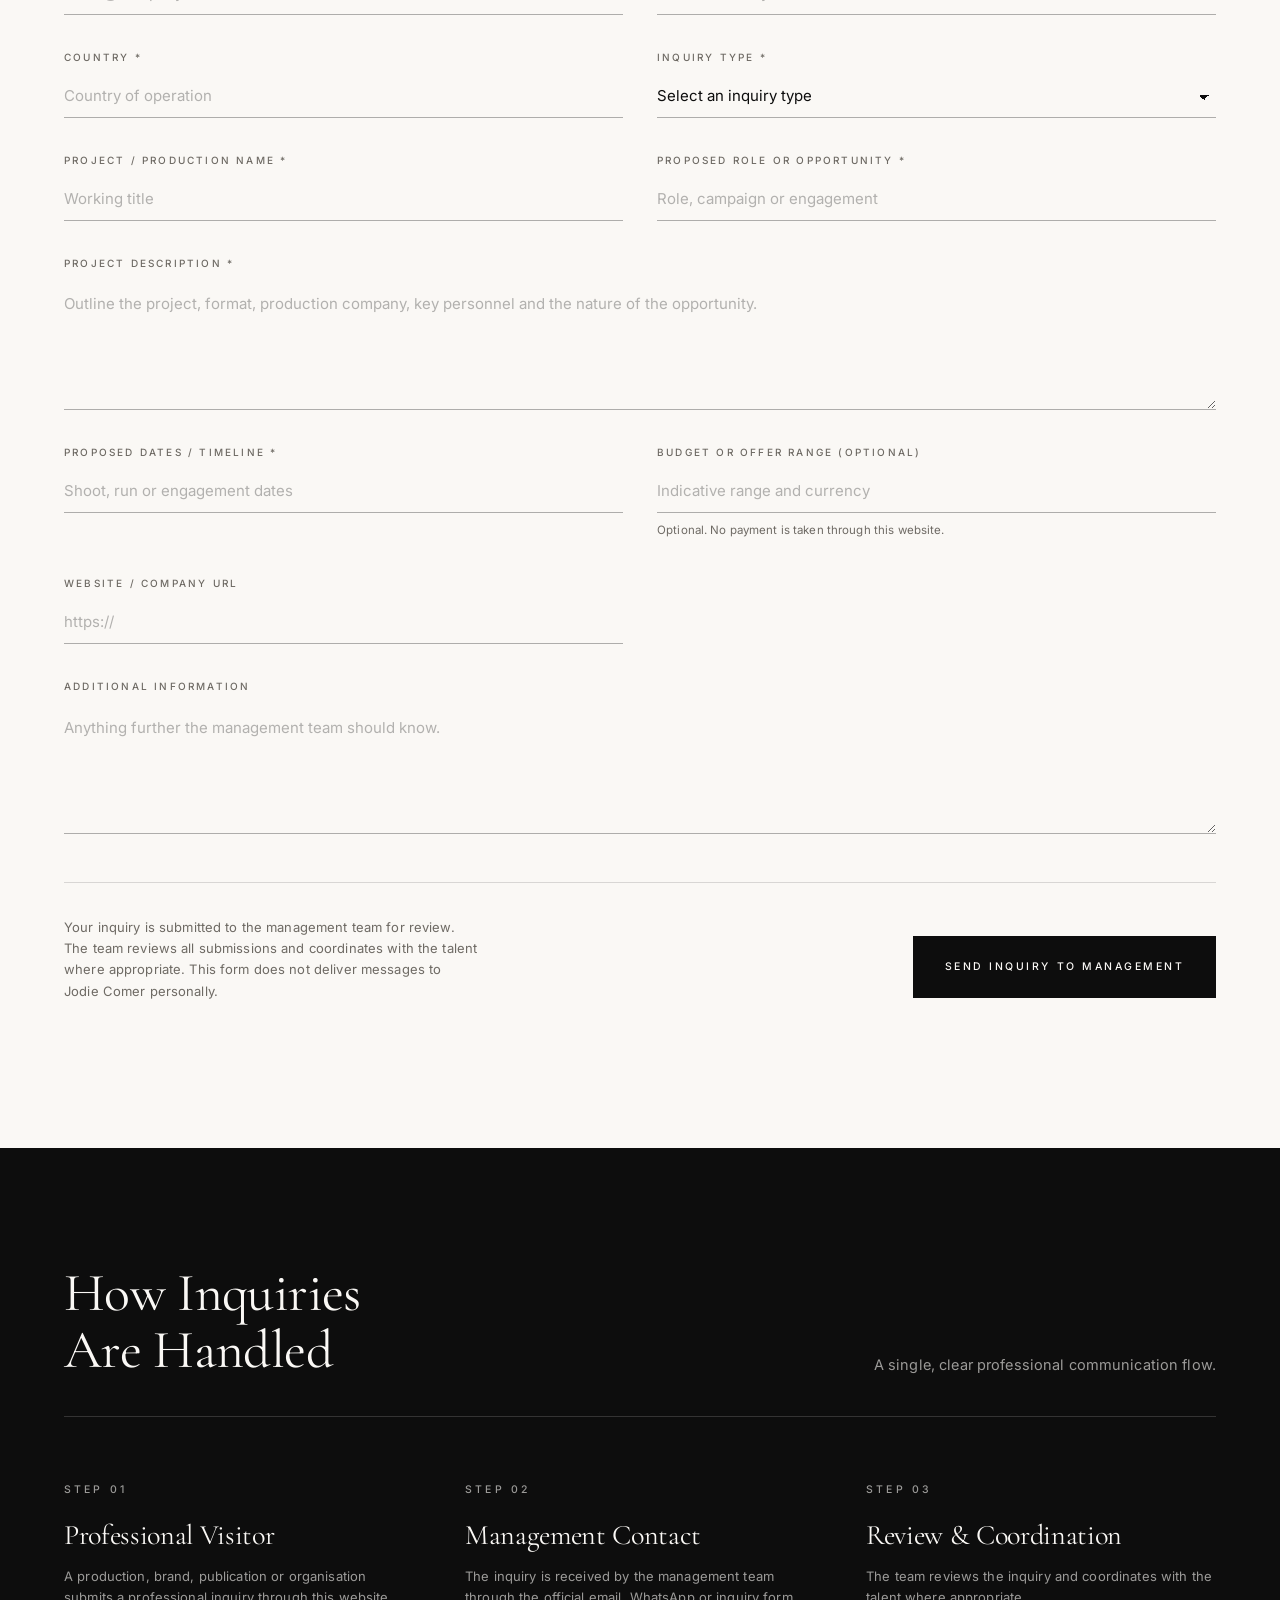
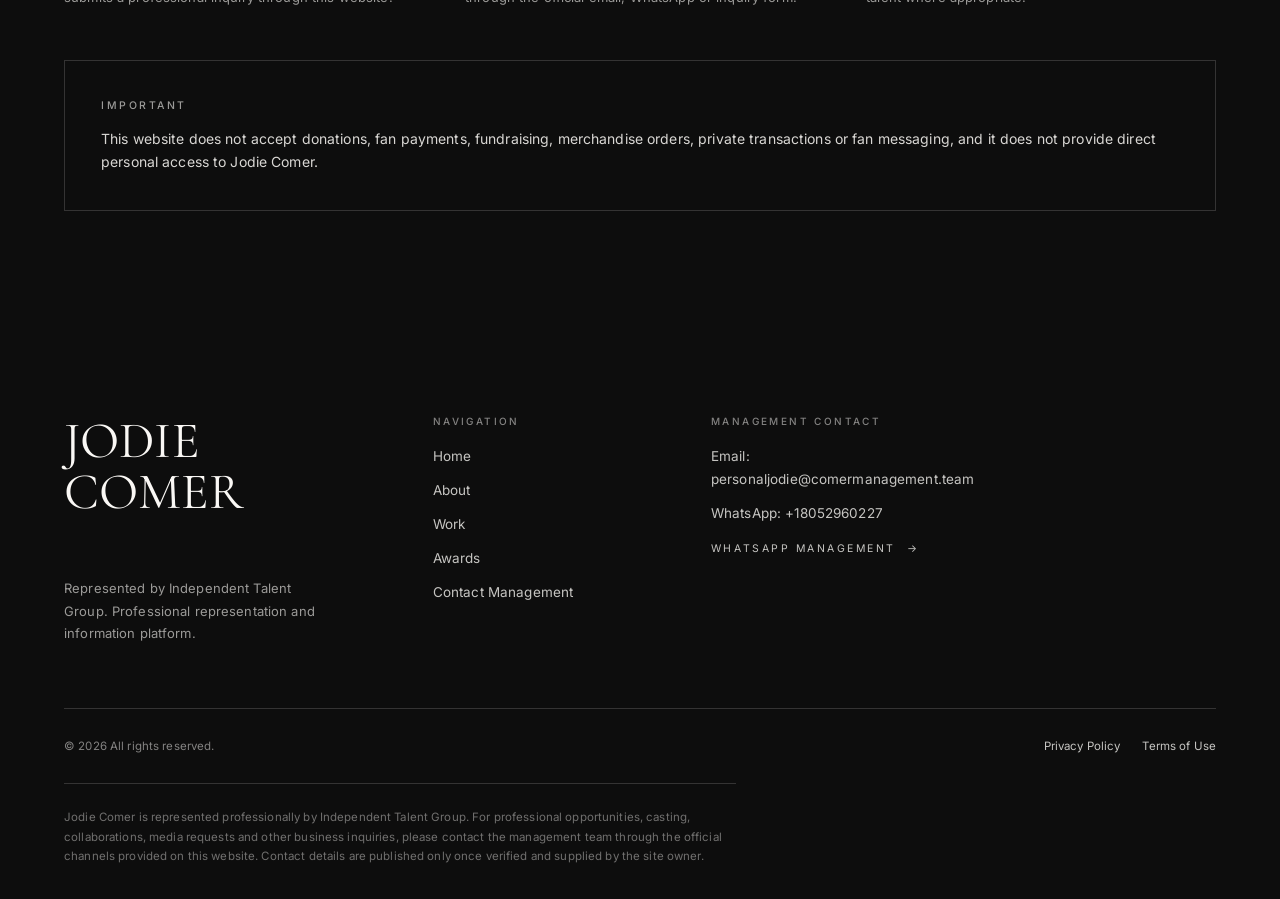
<file: contact.html>
<!DOCTYPE html>
<html lang="en">
<head>
<meta charset="utf-8">
<meta name="viewport" content="width=device-width, initial-scale=1">
<title>Contact Management — Jodie Comer | Professional Inquiries</title>
<meta name="description" content="Contact the management team representing Jodie Comer for professional opportunities across film, television, theatre, brand partnerships, media and appearances.">
<link rel="preconnect" href="https://fonts.googleapis.com">
<link rel="preconnect" href="https://fonts.gstatic.com" crossorigin>
<link href="https://fonts.googleapis.com/css2?family=Cormorant+Garamond:wght@300;400;500&family=Inter:wght@300;400;500&display=swap" rel="stylesheet">
<link rel="stylesheet" href="css/styles.css">
</head>
<body>
<a class="skip-link" href="#main">Skip to content</a>

<header class="site-header">
  <div class="header-inner">
    <a class="brand" href="index.html">Jodie Comer<span data-cfg="agency">Independent Talent Group</span></a>
    <nav class="nav" aria-label="Primary">
      <a href="index.html">Home</a>
      <a href="about.html">About</a>
      <a href="work.html">Work</a>
      <a href="awards.html">Awards</a>
      <a href="contact.html">Contact Management</a>
    </nav>
    <div class="header-cta">
      <a class="btn btn--solid" href="#work-with-jodie"><span>Work With Jodie</span></a>
      <button class="nav-toggle" type="button" aria-expanded="false" aria-controls="mobile-menu" aria-label="Open menu">
        <span></span><span></span><span></span>
      </button>
    </div>
  </div>
</header>

<div class="mobile-menu" id="mobile-menu">
  <nav aria-label="Mobile">
    <a href="index.html">Home</a>
    <a href="about.html">About</a>
    <a href="work.html">Work</a>
    <a href="awards.html">Awards</a>
    <a href="contact.html">Contact Management</a>
  </nav>
  <div class="mobile-menu__foot">
    <a class="btn btn--solid btn--block" href="#work-with-jodie"><span>Work With Jodie</span></a>
    <p class="small">All inquiries are received and reviewed by the management team, not by Jodie Comer personally.</p>
  </div>
</div>

<main id="main">

  <section class="page-head">
    <div class="container">
      <span class="eyebrow">Professional Inquiries</span>
      <h1>Contact Management</h1>
      <p class="lede">All professional opportunities involving Jodie Comer are handled by her management team.</p>
    </div>
  </section>

  <!-- MANAGEMENT CONTACT -->
  <section class="section">
    <div class="container">
      <div class="grid grid--split">
        <div class="reveal">
          <span class="eyebrow">Representation</span>
          <h2 data-cfg="agency">Independent Talent Group</h2>
          <p class="feature__sub">Official Management Contact</p>
          <div class="prose" style="margin-top:2rem">
            <p>The management team handles inquiries relating to film, television, theatre, commercial collaborations, appearances, media opportunities and other professional engagements.</p>
          </div>
        </div>

        <div class="reveal stack" data-delay="1">
          <div class="contact-block">
            <span class="contact-block__label">Email</span>
            <span class="contact-block__value" data-cfg="email">AWAITING VERIFIED DETAILS</span>
            <a class="btn btn--solid btn--lg btn--block" data-action="email" data-subject="Professional inquiry — Jodie Comer" href="#">
              <span>Email Management</span>
            </a>
          </div>

          <div class="contact-block">
            <span class="contact-block__label">WhatsApp — Management Team</span>
            <span class="contact-block__value" data-cfg="whatsapp">AWAITING VERIFIED DETAILS</span>
            <a class="btn btn--lg btn--block" data-action="whatsapp" href="#" data-message="Hello, I would like to make a professional inquiry regarding Jodie Comer.">
              <span>Chat With Management On WhatsApp</span>
            </a>
            <p class="small muted">This WhatsApp channel reaches the management team only. It is not a personal contact channel for Jodie Comer.</p>
          </div>

          <div class="notice">
            <strong>Representation Notice</strong>
            Jodie Comer is represented professionally by <span data-cfg="agency">Independent Talent Group</span>. For professional
            opportunities, casting, collaborations, media requests and other business inquiries, please contact the management team
            through the official channels provided on this website. No contact detail is presented as official unless it has been
            verified and supplied by the site owner.
          </div>
        </div>
      </div>
    </div>
  </section>

  <!-- OPPORTUNITY CATEGORIES -->
  <section class="section section--paper2" id="opportunities">
    <div class="container">
      <div class="section-head reveal">
        <h2>Professional<br>Opportunities</h2>
        <p>For professional opportunities involving Jodie Comer, please contact her management team.</p>
      </div>

      <div class="cards reveal">
        <div class="card">
          <span class="card__index">01</span>
          <h3>Film &amp; Television</h3>
          <p>For casting opportunities, productions and professional screen projects.</p>
          <a class="link-arrow" href="#work-with-jodie">Contact Management <span aria-hidden="true">&rarr;</span></a>
        </div>
        <div class="card">
          <span class="card__index">02</span>
          <h3>Theatre</h3>
          <p>For professional theatre opportunities and stage productions.</p>
          <a class="link-arrow" href="#work-with-jodie">Contact Management <span aria-hidden="true">&rarr;</span></a>
        </div>
        <div class="card">
          <span class="card__index">03</span>
          <h3>Brand &amp; Commercial Partnerships</h3>
          <p>For appropriate professional brand collaborations and campaigns.</p>
          <a class="link-arrow" href="#work-with-jodie">Contact Management <span aria-hidden="true">&rarr;</span></a>
        </div>
        <div class="card">
          <span class="card__index">04</span>
          <h3>Media &amp; Press</h3>
          <p>For interviews, press requests and professional media opportunities.</p>
          <a class="link-arrow" href="#work-with-jodie">Contact Management <span aria-hidden="true">&rarr;</span></a>
        </div>
        <div class="card">
          <span class="card__index">05</span>
          <h3>Events &amp; Appearances</h3>
          <p>For legitimate professional appearances, industry events and related engagements.</p>
          <a class="link-arrow" href="#work-with-jodie">Contact Management <span aria-hidden="true">&rarr;</span></a>
        </div>
        <div class="card">
          <span class="card__index">06</span>
          <h3>Creative Collaborations</h3>
          <p>For appropriate professional creative projects.</p>
          <a class="link-arrow" href="#work-with-jodie">Contact Management <span aria-hidden="true">&rarr;</span></a>
        </div>
      </div>
    </div>
  </section>

  <!-- INQUIRY FORM -->
  <section class="section" id="work-with-jodie">
    <div class="container">
      <div class="section-head reveal">
        <h2>Work With<br>Jodie</h2>
        <p>Submit a professional inquiry. Your submission is received and reviewed by the management team, who coordinate with the talent where appropriate.</p>
      </div>

      <form id="inquiry-form" class="reveal" novalidate>
        <div class="form-grid">
          <div class="field">
            <label for="fullName">Full Name *</label>
            <input id="fullName" name="fullName" type="text" autocomplete="name" required placeholder="Your full name">
            <span class="field__error" role="alert"></span>
          </div>

          <div class="field">
            <label for="company">Company / Organisation *</label>
            <input id="company" name="company" type="text" autocomplete="organization" required placeholder="Production company, brand or organisation">
            <span class="field__error" role="alert"></span>
          </div>

          <div class="field">
            <label for="email">Professional Email *</label>
            <input id="email" name="email" type="email" autocomplete="email" required placeholder="name@company.com">
            <span class="field__error" role="alert"></span>
          </div>

          <div class="field">
            <label for="phone">Phone / WhatsApp</label>
            <input id="phone" name="phone" type="tel" autocomplete="tel" placeholder="Include country code">
            <span class="field__error" role="alert"></span>
          </div>

          <div class="field">
            <label for="country">Country *</label>
            <input id="country" name="country" type="text" autocomplete="country-name" required placeholder="Country of operation">
            <span class="field__error" role="alert"></span>
          </div>

          <div class="field">
            <label for="inquiryType">Inquiry Type *</label>
            <select id="inquiryType" name="inquiryType" required>
              <option value="" selected disabled>Select an inquiry type</option>
              <option value="Film">Film</option>
              <option value="Television">Television</option>
              <option value="Theatre">Theatre</option>
              <option value="Brand Collaboration">Brand Collaboration</option>
              <option value="Commercial">Commercial</option>
              <option value="Media / Press">Media / Press</option>
              <option value="Event / Appearance">Event / Appearance</option>
              <option value="Other Professional Inquiry">Other Professional Inquiry</option>
            </select>
            <span class="field__error" role="alert"></span>
          </div>

          <div class="field">
            <label for="projectName">Project / Production Name *</label>
            <input id="projectName" name="projectName" type="text" required placeholder="Working title">
            <span class="field__error" role="alert"></span>
          </div>

          <div class="field">
            <label for="proposedRole">Proposed Role or Opportunity *</label>
            <input id="proposedRole" name="proposedRole" type="text" required placeholder="Role, campaign or engagement">
            <span class="field__error" role="alert"></span>
          </div>

          <div class="field field--full">
            <label for="description">Project Description *</label>
            <textarea id="description" name="description" required placeholder="Outline the project, format, production company, key personnel and the nature of the opportunity."></textarea>
            <span class="field__error" role="alert"></span>
          </div>

          <div class="field">
            <label for="timeline">Proposed Dates / Timeline *</label>
            <input id="timeline" name="timeline" type="text" required placeholder="Shoot, run or engagement dates">
            <span class="field__error" role="alert"></span>
          </div>

          <div class="field">
            <label for="budget">Budget or Offer Range (optional)</label>
            <input id="budget" name="budget" type="text" placeholder="Indicative range and currency">
            <span class="field__hint">Optional. No payment is taken through this website.</span>
          </div>

          <div class="field">
            <label for="website">Website / Company URL</label>
            <input id="website" name="website" type="url" placeholder="https://">
            <span class="field__error" role="alert"></span>
          </div>

          <div class="field field--full">
            <label for="additional">Additional Information</label>
            <textarea id="additional" name="additional" placeholder="Anything further the management team should know."></textarea>
          </div>
        </div>

        <div class="form-foot">
          <p class="small">
            Your inquiry is submitted to the management team for review. The team reviews all submissions and coordinates with the
            talent where appropriate. This form does not deliver messages to Jodie Comer personally.
          </p>
          <button class="btn btn--solid btn--lg" type="submit"><span>Send Inquiry To Management</span></button>
        </div>

        <p class="small muted" id="form-status" role="status" aria-live="polite" style="margin-top:16px"></p>
      </form>

      <div class="form-confirm" id="inquiry-confirmation" role="status" aria-live="polite">
        <span class="eyebrow">Inquiry Received</span>
        <h3>Thank you. Your inquiry has been received by the management team.</h3>
        <p class="prose">The management team reviews all professional inquiries and will respond through the official contact channels where appropriate.</p>
        <p style="margin-top:2rem"><a class="link-arrow" href="index.html">Return Home <span aria-hidden="true">&rarr;</span></a></p>
      </div>
    </div>
  </section>

  <!-- PROCESS -->
  <section class="section section--ink">
    <div class="container">
      <div class="section-head reveal">
        <h2>How Inquiries<br>Are Handled</h2>
        <p>A single, clear professional communication flow.</p>
      </div>

      <div class="grid grid--3 reveal">
        <div class="stack-sm">
          <span class="eyebrow">Step 01</span>
          <h3>Professional Visitor</h3>
          <p class="small muted">A production, brand, publication or organisation submits a professional inquiry through this website.</p>
        </div>
        <div class="stack-sm">
          <span class="eyebrow">Step 02</span>
          <h3>Management Contact</h3>
          <p class="small muted">The inquiry is received by the management team through the official email, WhatsApp or inquiry form.</p>
        </div>
        <div class="stack-sm">
          <span class="eyebrow">Step 03</span>
          <h3>Review &amp; Coordination</h3>
          <p class="small muted">The team reviews the inquiry and coordinates with the talent where appropriate.</p>
        </div>
      </div>

      <div class="notice reveal" style="margin-top:clamp(36px,4vw,60px)">
        <strong>Important</strong>
        This website does not accept donations, fan payments, fundraising, merchandise orders, private transactions or fan
        messaging, and it does not provide direct personal access to Jodie Comer.
      </div>
    </div>
  </section>

  <!-- SOCIAL (only rendered when verified accounts are configured) -->
  <section class="section section--tight" data-social-section hidden>
    <div class="container">
      <div class="section-head">
        <h2>Follow Jodie</h2>
        <p>Verified official accounts only. Fan accounts are not listed as official.</p>
      </div>
      <ul class="tag-list" data-social></ul>
    </div>
  </section>

</main>

<footer class="site-footer">
  <div class="container">
    <div class="footer-top">
      <div>
        <p class="footer-brand">Jodie Comer</p>
        <p>Represented by <span data-cfg="agency">Independent Talent Group</span>. Professional representation and information platform.</p>
      </div>
      <div class="footer-col">
        <h4>Navigation</h4>
        <ul>
          <li><a href="index.html">Home</a></li>
          <li><a href="about.html">About</a></li>
          <li><a href="work.html">Work</a></li>
          <li><a href="awards.html">Awards</a></li>
          <li><a href="contact.html">Contact Management</a></li>
        </ul>
      </div>
      <div class="footer-col">
        <h4>Management Contact</h4>
        <ul>
          <li>Email: <span data-cfg="email">AWAITING VERIFIED DETAILS</span></li>
          <li>WhatsApp: <span data-cfg="whatsapp">AWAITING VERIFIED DETAILS</span></li>
          <li><a class="link-arrow" data-action="whatsapp" href="#">WhatsApp Management <span aria-hidden="true">&rarr;</span></a></li>
        </ul>
      </div>
      <div class="footer-col" data-social-section hidden>
        <h4>Follow Jodie</h4>
        <ul data-social></ul>
      </div>
    </div>

    <div class="footer-bottom">
      <span>&copy; <span data-cfg="year">2026</span> All rights reserved.</span>
      <nav aria-label="Legal">
        <a href="privacy.html">Privacy Policy</a>
        <a href="terms.html">Terms of Use</a>
      </nav>
    </div>

    <p class="footer-disclaimer">
      Jodie Comer is represented professionally by <span data-cfg="agency">Independent Talent Group</span>. For professional
      opportunities, casting, collaborations, media requests and other business inquiries, please contact the management team
      through the official channels provided on this website. Contact details are published only once verified and supplied by the
      site owner.
    </p>
  </div>
</footer>

<a class="float-cta" data-action="whatsapp" href="#" data-message="Hello, I would like to make a professional inquiry regarding Jodie Comer.">
  <span class="float-cta__dot" aria-hidden="true"></span>
  <span>WhatsApp Management Team</span>
</a>

<script src="js/site-config.js"></script>
<script src="js/photo-credits.js"></script>
<script src="js/main.js"></script>
</body>
</html>
</file>
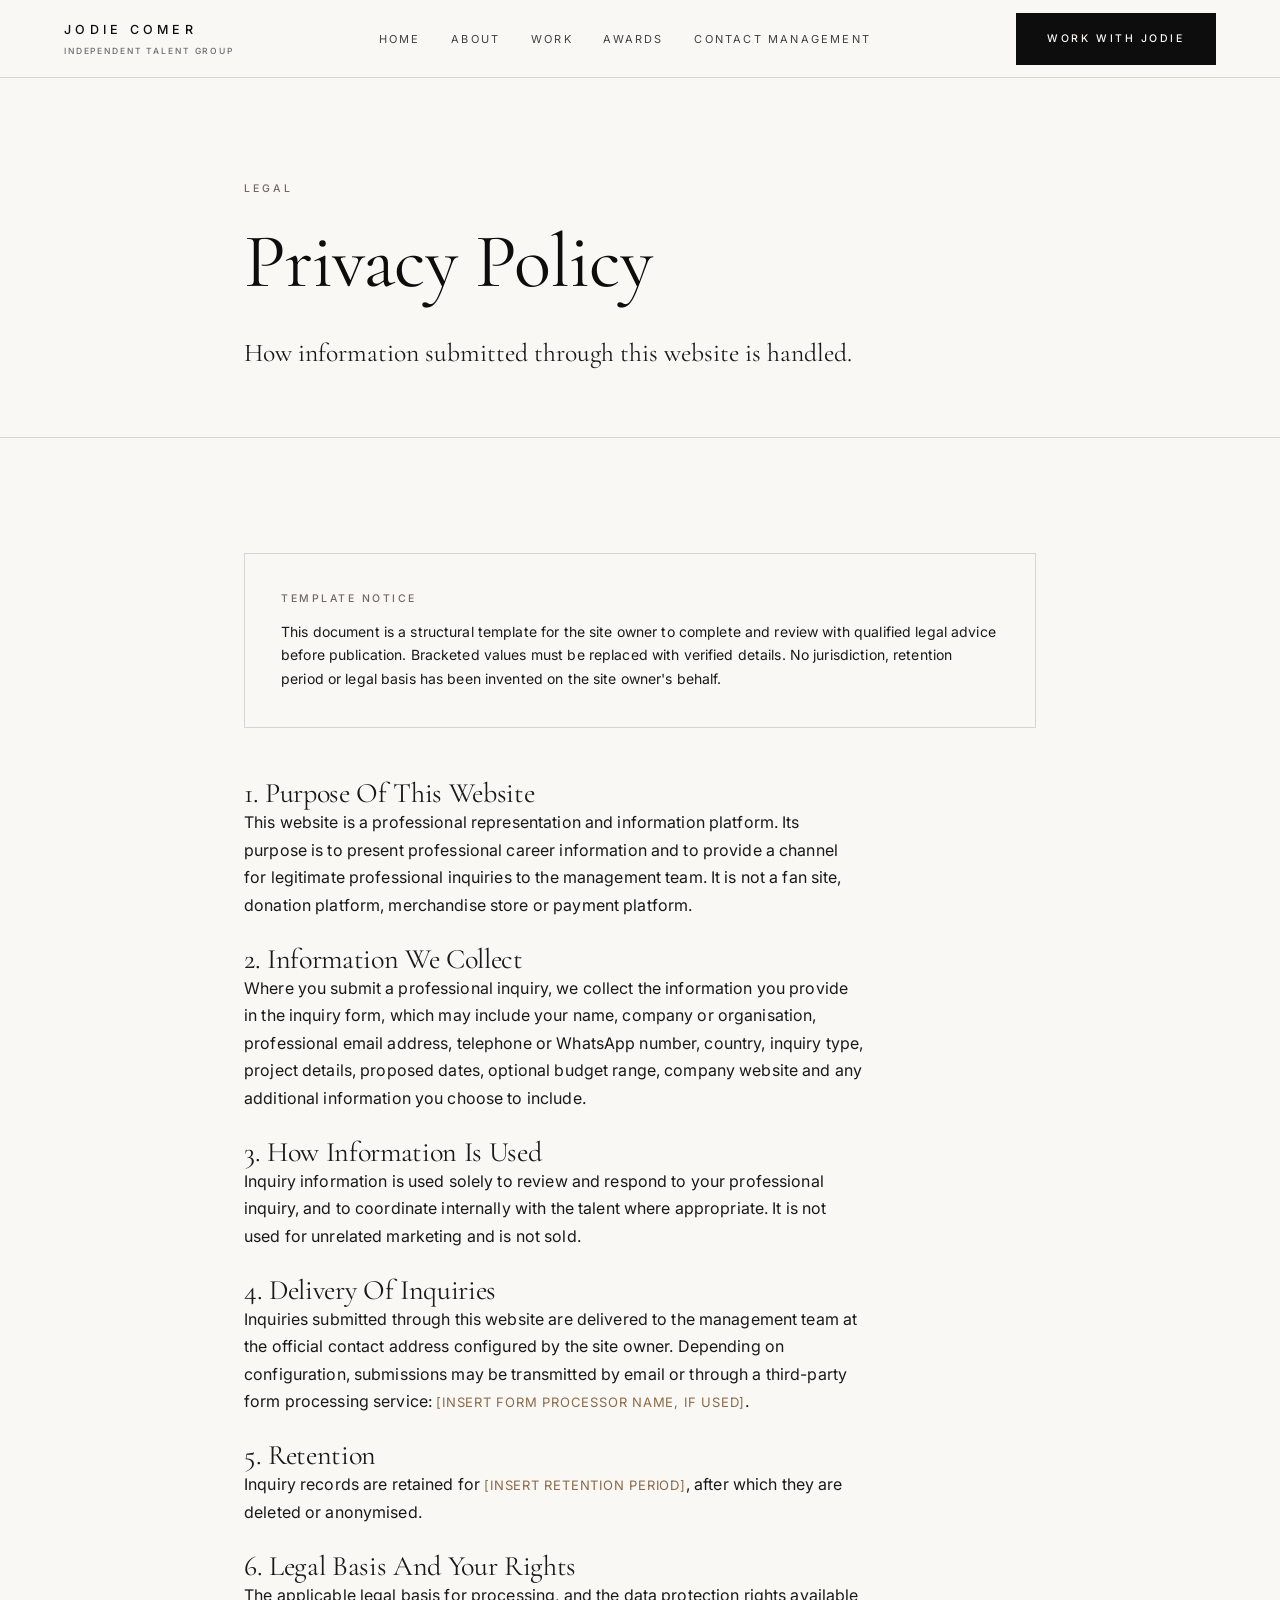
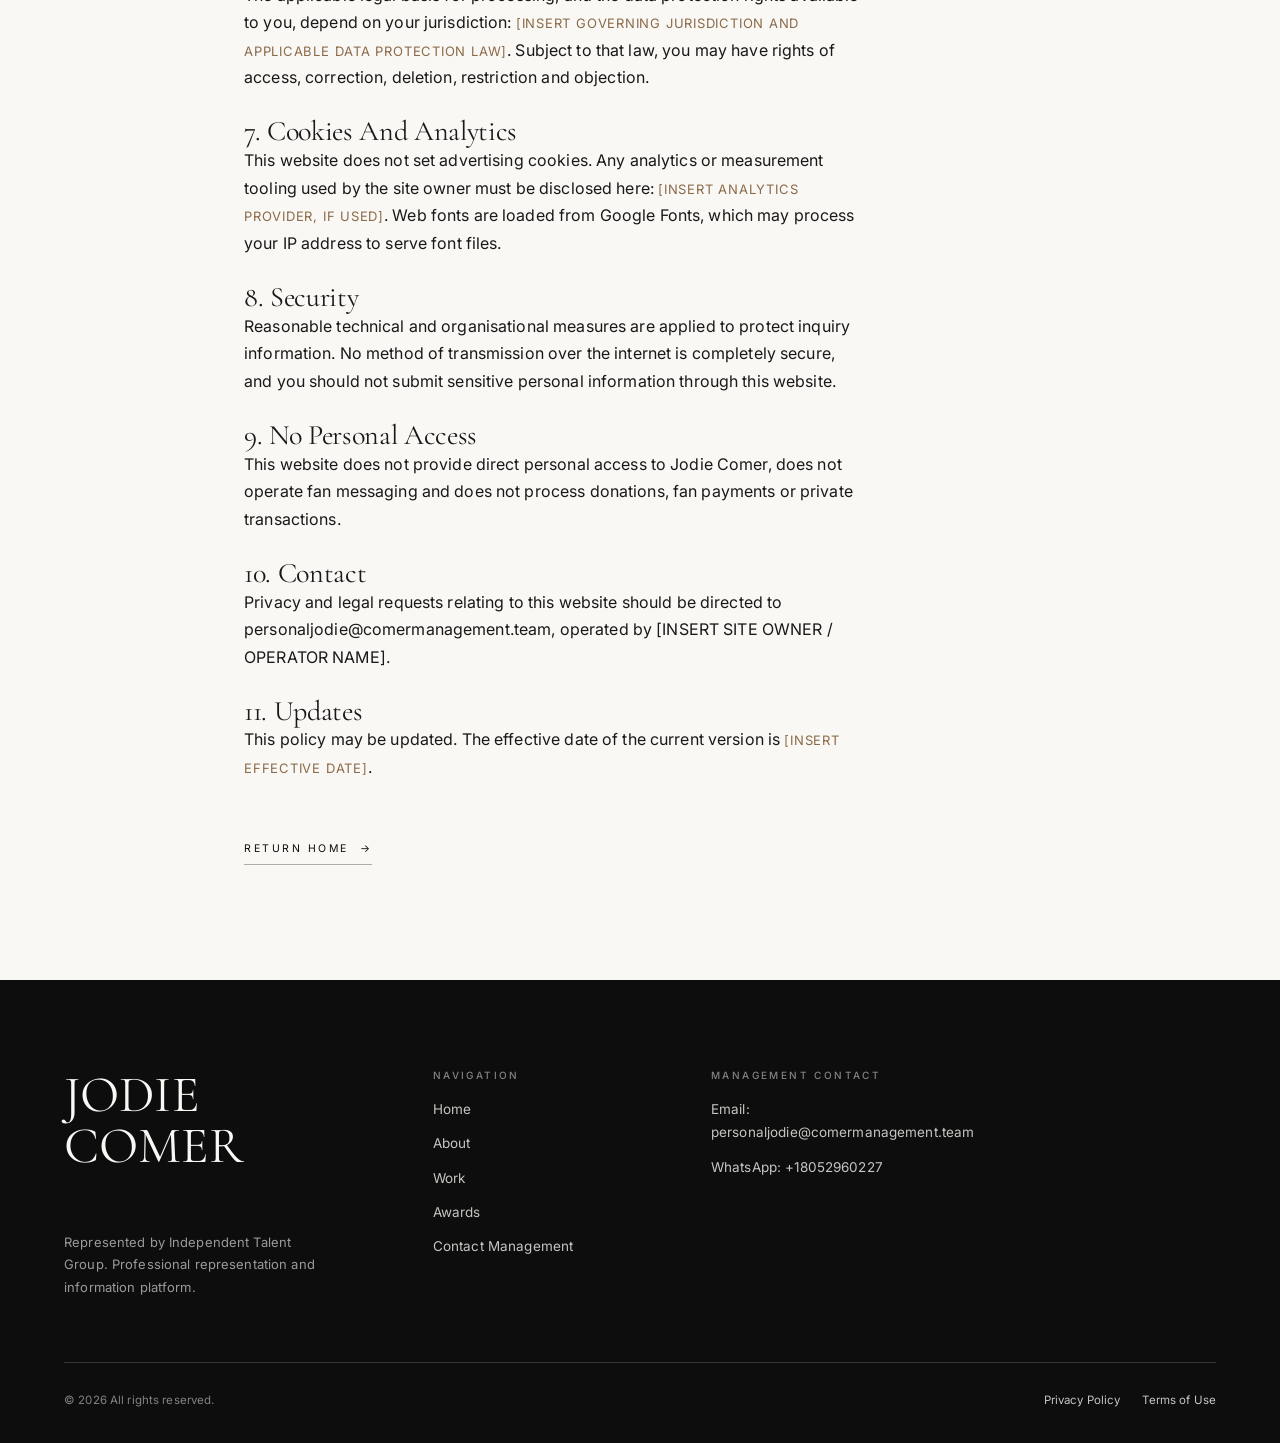
<file: privacy.html>
<!DOCTYPE html>
<html lang="en">
<head>
<meta charset="utf-8">
<meta name="viewport" content="width=device-width, initial-scale=1">
<title>Privacy Policy — Jodie Comer Professional Representation</title>
<meta name="description" content="Privacy policy for the professional representation website. Explains how professional inquiry information is handled.">
<meta name="robots" content="noindex, follow">
<link rel="preconnect" href="https://fonts.googleapis.com">
<link rel="preconnect" href="https://fonts.gstatic.com" crossorigin>
<link href="https://fonts.googleapis.com/css2?family=Cormorant+Garamond:wght@300;400;500&family=Inter:wght@300;400;500&display=swap" rel="stylesheet">
<link rel="stylesheet" href="css/styles.css">
</head>
<body>
<a class="skip-link" href="#main">Skip to content</a>

<header class="site-header">
  <div class="header-inner">
    <a class="brand" href="index.html">Jodie Comer<span data-cfg="agency">Independent Talent Group</span></a>
    <nav class="nav" aria-label="Primary">
      <a href="index.html">Home</a>
      <a href="about.html">About</a>
      <a href="work.html">Work</a>
      <a href="awards.html">Awards</a>
      <a href="contact.html">Contact Management</a>
    </nav>
    <div class="header-cta">
      <a class="btn btn--solid" href="contact.html#work-with-jodie"><span>Work With Jodie</span></a>
      <button class="nav-toggle" type="button" aria-expanded="false" aria-controls="mobile-menu" aria-label="Open menu">
        <span></span><span></span><span></span>
      </button>
    </div>
  </div>
</header>

<div class="mobile-menu" id="mobile-menu">
  <nav aria-label="Mobile">
    <a href="index.html">Home</a>
    <a href="about.html">About</a>
    <a href="work.html">Work</a>
    <a href="awards.html">Awards</a>
    <a href="contact.html">Contact Management</a>
  </nav>
  <div class="mobile-menu__foot">
    <a class="btn btn--solid btn--block" href="contact.html#work-with-jodie"><span>Work With Jodie</span></a>
    <p class="small">All inquiries are received and reviewed by the management team, not by Jodie Comer personally.</p>
  </div>
</div>

<main id="main">

  <section class="page-head">
    <div class="container container--narrow">
      <span class="eyebrow">Legal</span>
      <h1>Privacy Policy</h1>
      <p class="lede">How information submitted through this website is handled.</p>
    </div>
  </section>

  <section class="section">
    <div class="container container--narrow">
      <div class="notice" style="margin-bottom:clamp(32px,4vw,52px)">
        <strong>Template Notice</strong>
        This document is a structural template for the site owner to complete and review with qualified legal advice before
        publication. Bracketed values must be replaced with verified details. No jurisdiction, retention period or legal basis has
        been invented on the site owner's behalf.
      </div>

      <div class="prose stack">
        <div>
          <h3>1. Purpose Of This Website</h3>
          <p>This website is a professional representation and information platform. Its purpose is to present professional career
          information and to provide a channel for legitimate professional inquiries to the management team. It is not a fan site,
          donation platform, merchandise store or payment platform.</p>
        </div>

        <div>
          <h3>2. Information We Collect</h3>
          <p>Where you submit a professional inquiry, we collect the information you provide in the inquiry form, which may include
          your name, company or organisation, professional email address, telephone or WhatsApp number, country, inquiry type,
          project details, proposed dates, optional budget range, company website and any additional information you choose to
          include.</p>
        </div>

        <div>
          <h3>3. How Information Is Used</h3>
          <p>Inquiry information is used solely to review and respond to your professional inquiry, and to coordinate internally
          with the talent where appropriate. It is not used for unrelated marketing and is not sold.</p>
        </div>

        <div>
          <h3>4. Delivery Of Inquiries</h3>
          <p>Inquiries submitted through this website are delivered to the management team at the official contact address
          configured by the site owner. Depending on configuration, submissions may be transmitted by email or through a
          third-party form processing service: <span class="placeholder-value">[INSERT FORM PROCESSOR NAME, IF USED]</span>.</p>
        </div>

        <div>
          <h3>5. Retention</h3>
          <p>Inquiry records are retained for <span class="placeholder-value">[INSERT RETENTION PERIOD]</span>, after which they are
          deleted or anonymised.</p>
        </div>

        <div>
          <h3>6. Legal Basis And Your Rights</h3>
          <p>The applicable legal basis for processing, and the data protection rights available to you, depend on your
          jurisdiction: <span class="placeholder-value">[INSERT GOVERNING JURISDICTION AND APPLICABLE DATA PROTECTION LAW]</span>.
          Subject to that law, you may have rights of access, correction, deletion, restriction and objection.</p>
        </div>

        <div>
          <h3>7. Cookies And Analytics</h3>
          <p>This website does not set advertising cookies. Any analytics or measurement tooling used by the site owner must be
          disclosed here: <span class="placeholder-value">[INSERT ANALYTICS PROVIDER, IF USED]</span>. Web fonts are loaded from
          Google Fonts, which may process your IP address to serve font files.</p>
        </div>

        <div>
          <h3>8. Security</h3>
          <p>Reasonable technical and organisational measures are applied to protect inquiry information. No method of transmission
          over the internet is completely secure, and you should not submit sensitive personal information through this website.</p>
        </div>

        <div>
          <h3>9. No Personal Access</h3>
          <p>This website does not provide direct personal access to Jodie Comer, does not operate fan messaging and does not
          process donations, fan payments or private transactions.</p>
        </div>

        <div>
          <h3>10. Contact</h3>
          <p>Privacy and legal requests relating to this website should be directed to
          <span data-cfg="legalEmail">AWAITING VERIFIED DETAILS</span>, operated by
          <span data-cfg="owner">[INSERT SITE OWNER / OPERATOR NAME]</span>.</p>
        </div>

        <div>
          <h3>11. Updates</h3>
          <p>This policy may be updated. The effective date of the current version is
          <span class="placeholder-value">[INSERT EFFECTIVE DATE]</span>.</p>
        </div>
      </div>

      <p style="margin-top:clamp(36px,4vw,56px)"><a class="link-arrow" href="index.html">Return Home <span aria-hidden="true">&rarr;</span></a></p>
    </div>
  </section>

</main>

<footer class="site-footer">
  <div class="container">
    <div class="footer-top">
      <div>
        <p class="footer-brand">Jodie Comer</p>
        <p>Represented by <span data-cfg="agency">Independent Talent Group</span>. Professional representation and information platform.</p>
      </div>
      <div class="footer-col">
        <h4>Navigation</h4>
        <ul>
          <li><a href="index.html">Home</a></li>
          <li><a href="about.html">About</a></li>
          <li><a href="work.html">Work</a></li>
          <li><a href="awards.html">Awards</a></li>
          <li><a href="contact.html">Contact Management</a></li>
        </ul>
      </div>
      <div class="footer-col">
        <h4>Management Contact</h4>
        <ul>
          <li>Email: <span data-cfg="email">AWAITING VERIFIED DETAILS</span></li>
          <li>WhatsApp: <span data-cfg="whatsapp">AWAITING VERIFIED DETAILS</span></li>
        </ul>
      </div>
      <div class="footer-col" data-social-section hidden>
        <h4>Follow Jodie</h4>
        <ul data-social></ul>
      </div>
    </div>

    <div class="footer-bottom">
      <span>&copy; <span data-cfg="year">2026</span> All rights reserved.</span>
      <nav aria-label="Legal">
        <a href="privacy.html">Privacy Policy</a>
        <a href="terms.html">Terms of Use</a>
      </nav>
    </div>
  </div>
</footer>

<script src="js/site-config.js"></script>
<script src="js/photo-credits.js"></script>
<script src="js/main.js"></script>
</body>
</html>
</file>
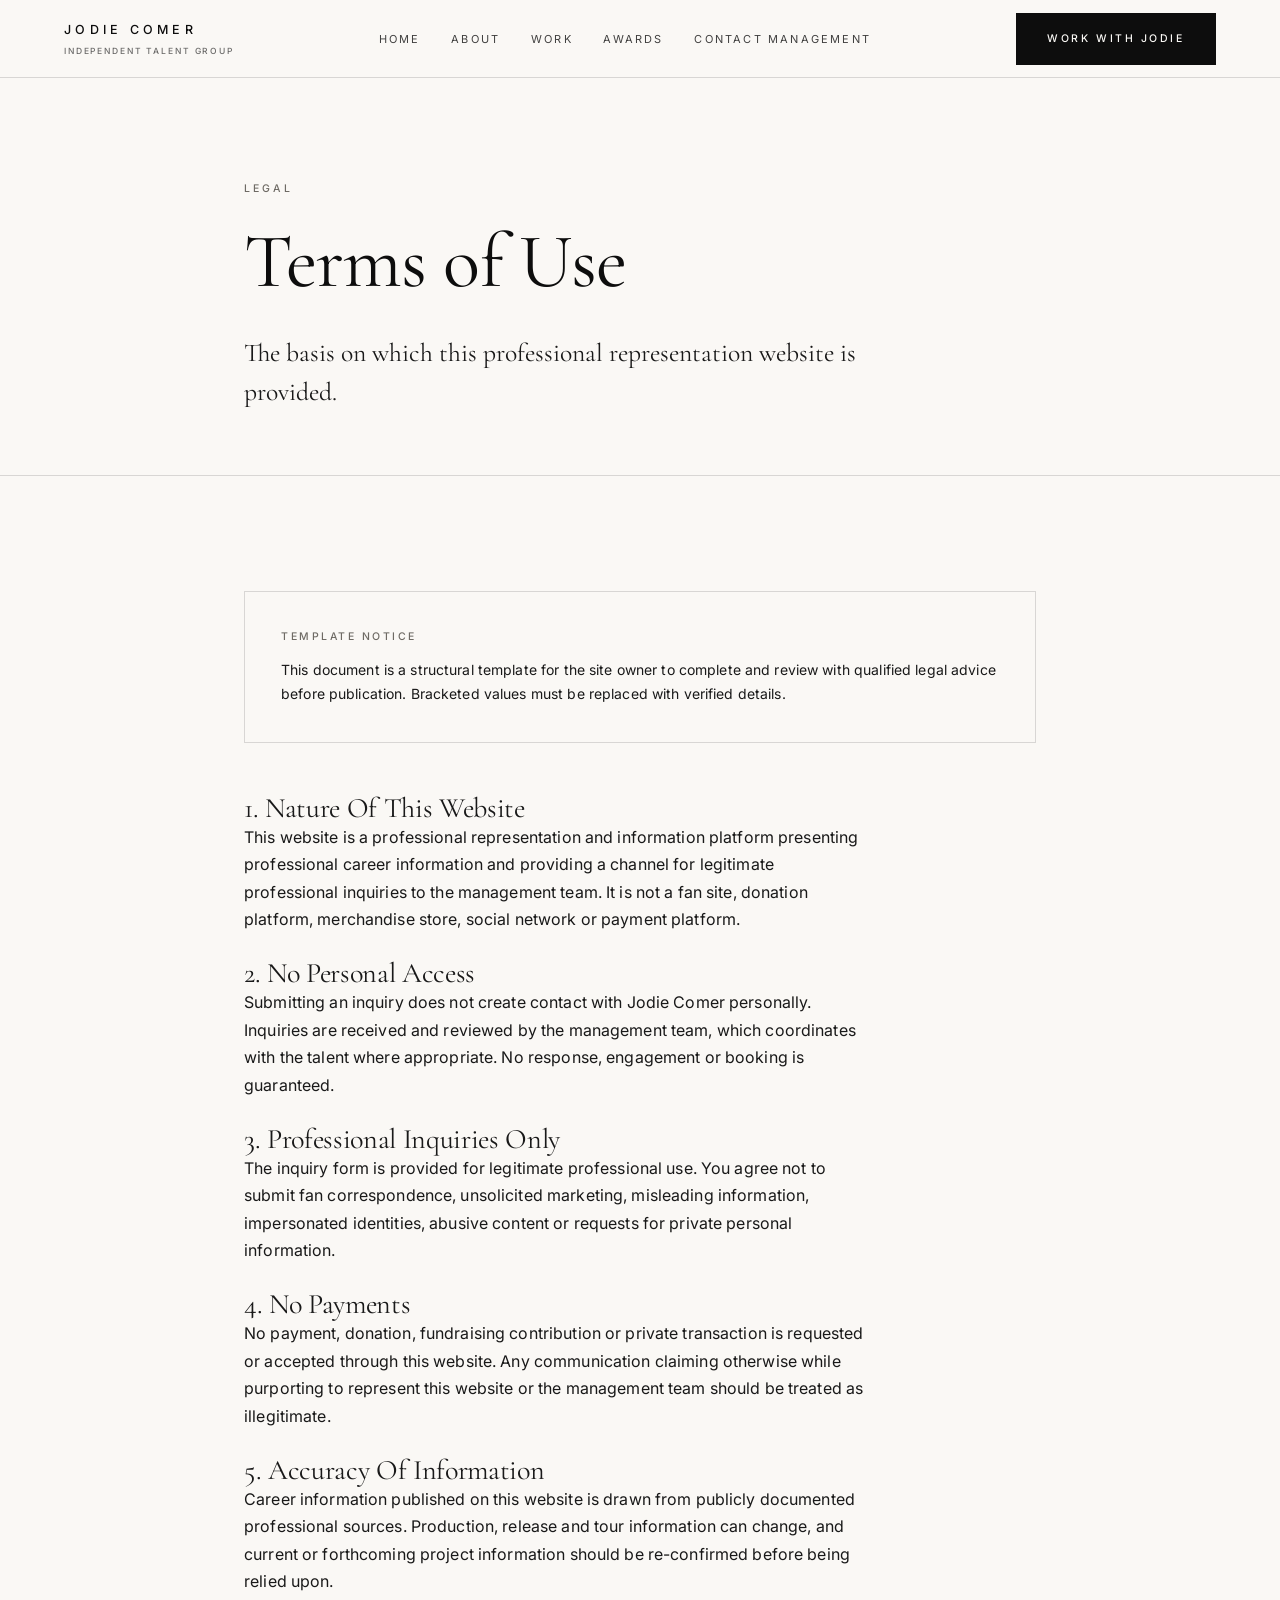
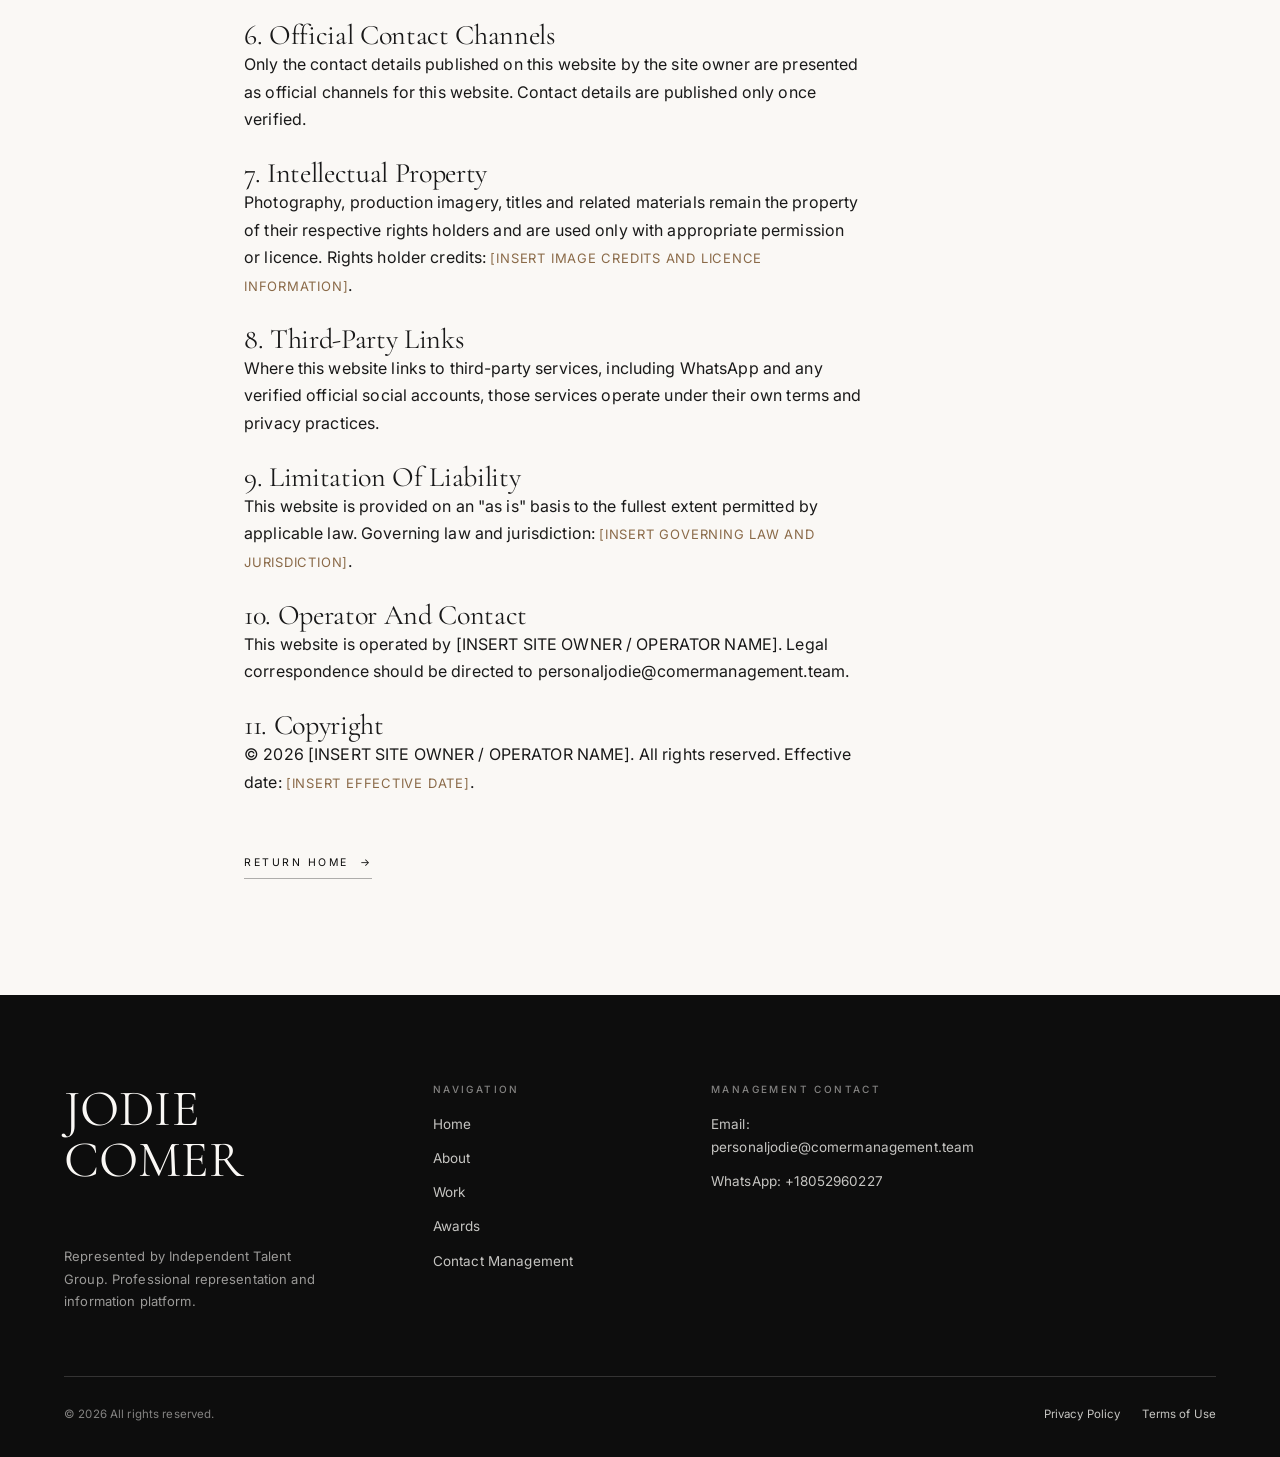
<file: terms.html>
<!DOCTYPE html>
<html lang="en">
<head>
<meta charset="utf-8">
<meta name="viewport" content="width=device-width, initial-scale=1">
<title>Terms of Use — Jodie Comer Professional Representation</title>
<meta name="description" content="Terms of use for the professional representation website.">
<meta name="robots" content="noindex, follow">
<link rel="preconnect" href="https://fonts.googleapis.com">
<link rel="preconnect" href="https://fonts.gstatic.com" crossorigin>
<link href="https://fonts.googleapis.com/css2?family=Cormorant+Garamond:wght@300;400;500&family=Inter:wght@300;400;500&display=swap" rel="stylesheet">
<link rel="stylesheet" href="css/styles.css">
</head>
<body>
<a class="skip-link" href="#main">Skip to content</a>

<header class="site-header">
  <div class="header-inner">
    <a class="brand" href="index.html">Jodie Comer<span data-cfg="agency">Independent Talent Group</span></a>
    <nav class="nav" aria-label="Primary">
      <a href="index.html">Home</a>
      <a href="about.html">About</a>
      <a href="work.html">Work</a>
      <a href="awards.html">Awards</a>
      <a href="contact.html">Contact Management</a>
    </nav>
    <div class="header-cta">
      <a class="btn btn--solid" href="contact.html#work-with-jodie"><span>Work With Jodie</span></a>
      <button class="nav-toggle" type="button" aria-expanded="false" aria-controls="mobile-menu" aria-label="Open menu">
        <span></span><span></span><span></span>
      </button>
    </div>
  </div>
</header>

<div class="mobile-menu" id="mobile-menu">
  <nav aria-label="Mobile">
    <a href="index.html">Home</a>
    <a href="about.html">About</a>
    <a href="work.html">Work</a>
    <a href="awards.html">Awards</a>
    <a href="contact.html">Contact Management</a>
  </nav>
  <div class="mobile-menu__foot">
    <a class="btn btn--solid btn--block" href="contact.html#work-with-jodie"><span>Work With Jodie</span></a>
    <p class="small">All inquiries are received and reviewed by the management team, not by Jodie Comer personally.</p>
  </div>
</div>

<main id="main">

  <section class="page-head">
    <div class="container container--narrow">
      <span class="eyebrow">Legal</span>
      <h1>Terms of Use</h1>
      <p class="lede">The basis on which this professional representation website is provided.</p>
    </div>
  </section>

  <section class="section">
    <div class="container container--narrow">
      <div class="notice" style="margin-bottom:clamp(32px,4vw,52px)">
        <strong>Template Notice</strong>
        This document is a structural template for the site owner to complete and review with qualified legal advice before
        publication. Bracketed values must be replaced with verified details.
      </div>

      <div class="prose stack">
        <div>
          <h3>1. Nature Of This Website</h3>
          <p>This website is a professional representation and information platform presenting professional career information and
          providing a channel for legitimate professional inquiries to the management team. It is not a fan site, donation
          platform, merchandise store, social network or payment platform.</p>
        </div>

        <div>
          <h3>2. No Personal Access</h3>
          <p>Submitting an inquiry does not create contact with Jodie Comer personally. Inquiries are received and reviewed by the
          management team, which coordinates with the talent where appropriate. No response, engagement or booking is guaranteed.</p>
        </div>

        <div>
          <h3>3. Professional Inquiries Only</h3>
          <p>The inquiry form is provided for legitimate professional use. You agree not to submit fan correspondence, unsolicited
          marketing, misleading information, impersonated identities, abusive content or requests for private personal information.</p>
        </div>

        <div>
          <h3>4. No Payments</h3>
          <p>No payment, donation, fundraising contribution or private transaction is requested or accepted through this website.
          Any communication claiming otherwise while purporting to represent this website or the management team should be treated
          as illegitimate.</p>
        </div>

        <div>
          <h3>5. Accuracy Of Information</h3>
          <p>Career information published on this website is drawn from publicly documented professional sources. Production,
          release and tour information can change, and current or forthcoming project information should be re-confirmed before
          being relied upon.</p>
        </div>

        <div>
          <h3>6. Official Contact Channels</h3>
          <p>Only the contact details published on this website by the site owner are presented as official channels for this
          website. Contact details are published only once verified.</p>
        </div>

        <div>
          <h3>7. Intellectual Property</h3>
          <p>Photography, production imagery, titles and related materials remain the property of their respective rights holders
          and are used only with appropriate permission or licence. Rights holder credits:
          <span class="placeholder-value">[INSERT IMAGE CREDITS AND LICENCE INFORMATION]</span>.</p>
        </div>

        <div>
          <h3>8. Third-Party Links</h3>
          <p>Where this website links to third-party services, including WhatsApp and any verified official social accounts, those
          services operate under their own terms and privacy practices.</p>
        </div>

        <div>
          <h3>9. Limitation Of Liability</h3>
          <p>This website is provided on an "as is" basis to the fullest extent permitted by applicable law. Governing law and
          jurisdiction: <span class="placeholder-value">[INSERT GOVERNING LAW AND JURISDICTION]</span>.</p>
        </div>

        <div>
          <h3>10. Operator And Contact</h3>
          <p>This website is operated by <span data-cfg="owner">[INSERT SITE OWNER / OPERATOR NAME]</span>. Legal correspondence
          should be directed to <span data-cfg="legalEmail">AWAITING VERIFIED DETAILS</span>.</p>
        </div>

        <div>
          <h3>11. Copyright</h3>
          <p>&copy; <span data-cfg="year">2026</span> <span data-cfg="owner">[INSERT SITE OWNER / OPERATOR NAME]</span>. All rights
          reserved. Effective date: <span class="placeholder-value">[INSERT EFFECTIVE DATE]</span>.</p>
        </div>
      </div>

      <p style="margin-top:clamp(36px,4vw,56px)"><a class="link-arrow" href="index.html">Return Home <span aria-hidden="true">&rarr;</span></a></p>
    </div>
  </section>

</main>

<footer class="site-footer">
  <div class="container">
    <div class="footer-top">
      <div>
        <p class="footer-brand">Jodie Comer</p>
        <p>Represented by <span data-cfg="agency">Independent Talent Group</span>. Professional representation and information platform.</p>
      </div>
      <div class="footer-col">
        <h4>Navigation</h4>
        <ul>
          <li><a href="index.html">Home</a></li>
          <li><a href="about.html">About</a></li>
          <li><a href="work.html">Work</a></li>
          <li><a href="awards.html">Awards</a></li>
          <li><a href="contact.html">Contact Management</a></li>
        </ul>
      </div>
      <div class="footer-col">
        <h4>Management Contact</h4>
        <ul>
          <li>Email: <span data-cfg="email">AWAITING VERIFIED DETAILS</span></li>
          <li>WhatsApp: <span data-cfg="whatsapp">AWAITING VERIFIED DETAILS</span></li>
        </ul>
      </div>
      <div class="footer-col" data-social-section hidden>
        <h4>Follow Jodie</h4>
        <ul data-social></ul>
      </div>
    </div>

    <div class="footer-bottom">
      <span>&copy; <span data-cfg="year">2026</span> All rights reserved.</span>
      <nav aria-label="Legal">
        <a href="privacy.html">Privacy Policy</a>
        <a href="terms.html">Terms of Use</a>
      </nav>
    </div>
  </div>
</footer>

<script src="js/site-config.js"></script>
<script src="js/photo-credits.js"></script>
<script src="js/main.js"></script>
</body>
</html>
</file>
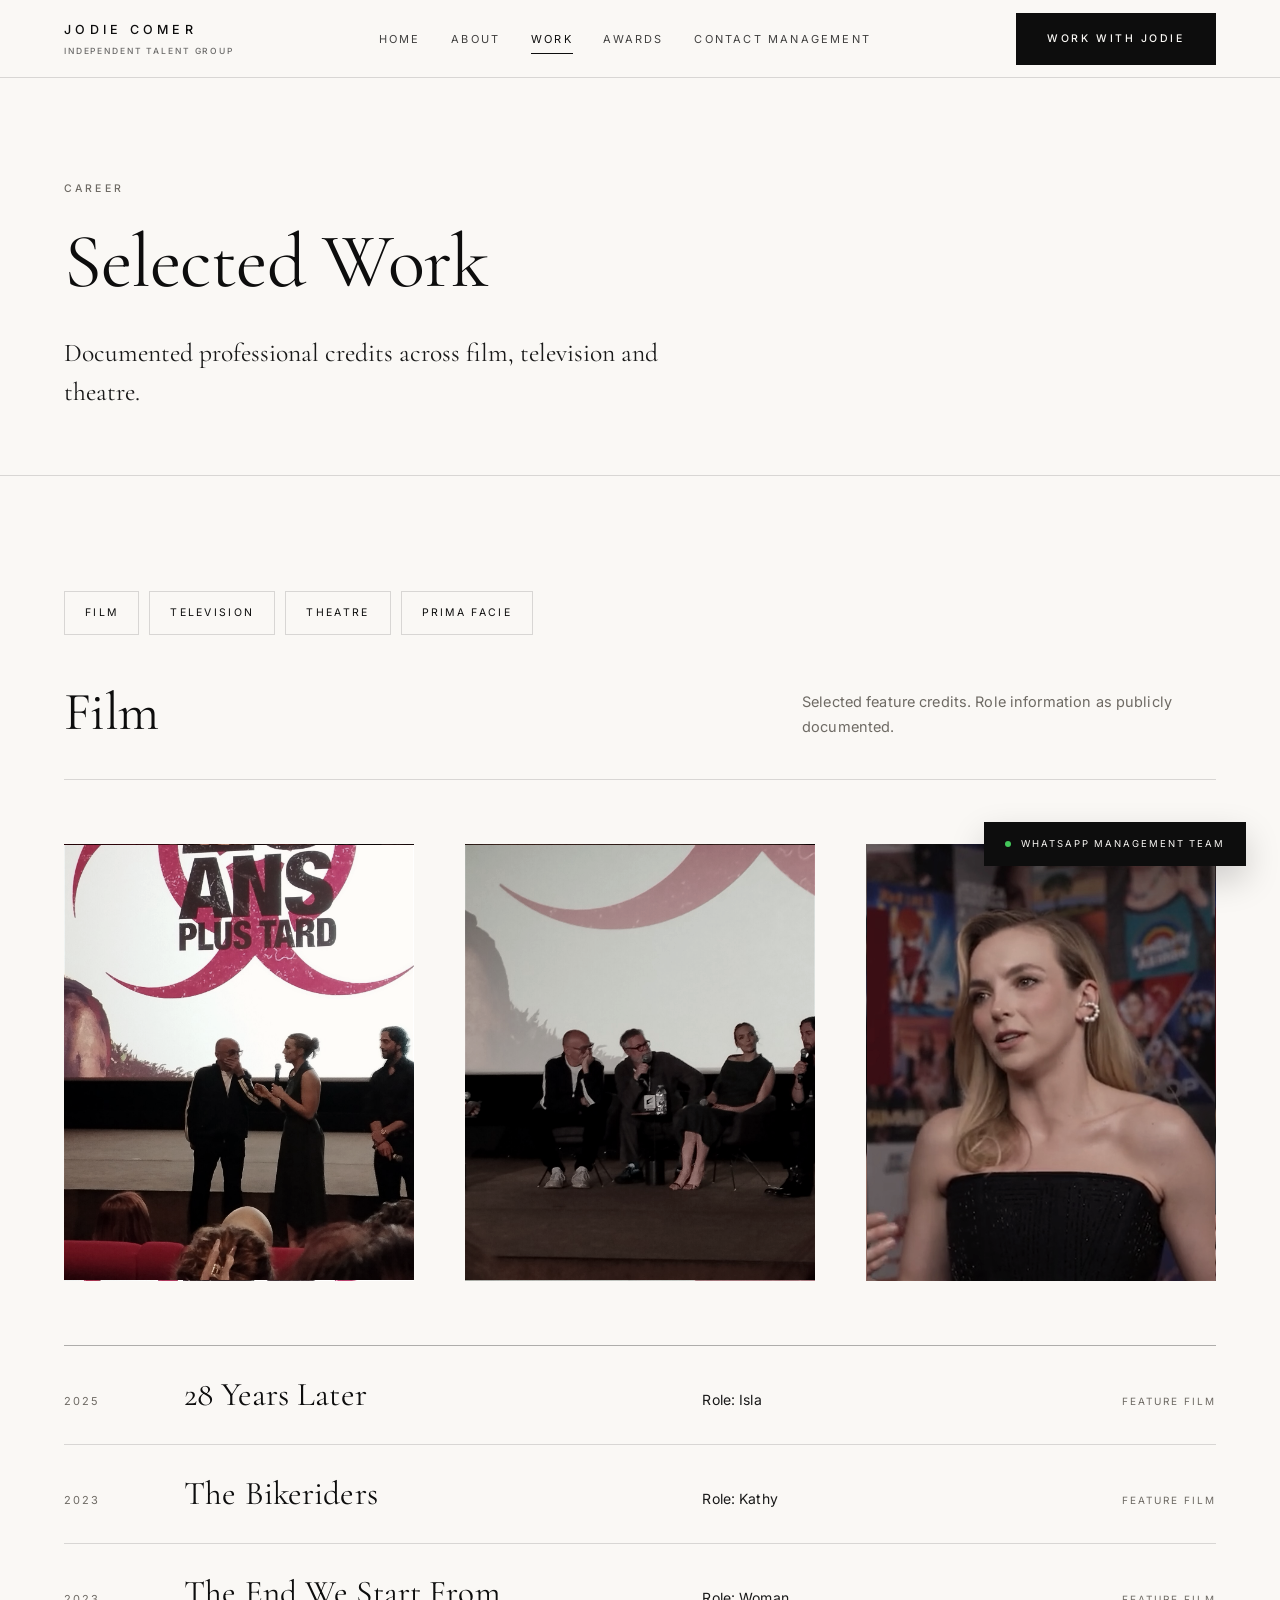
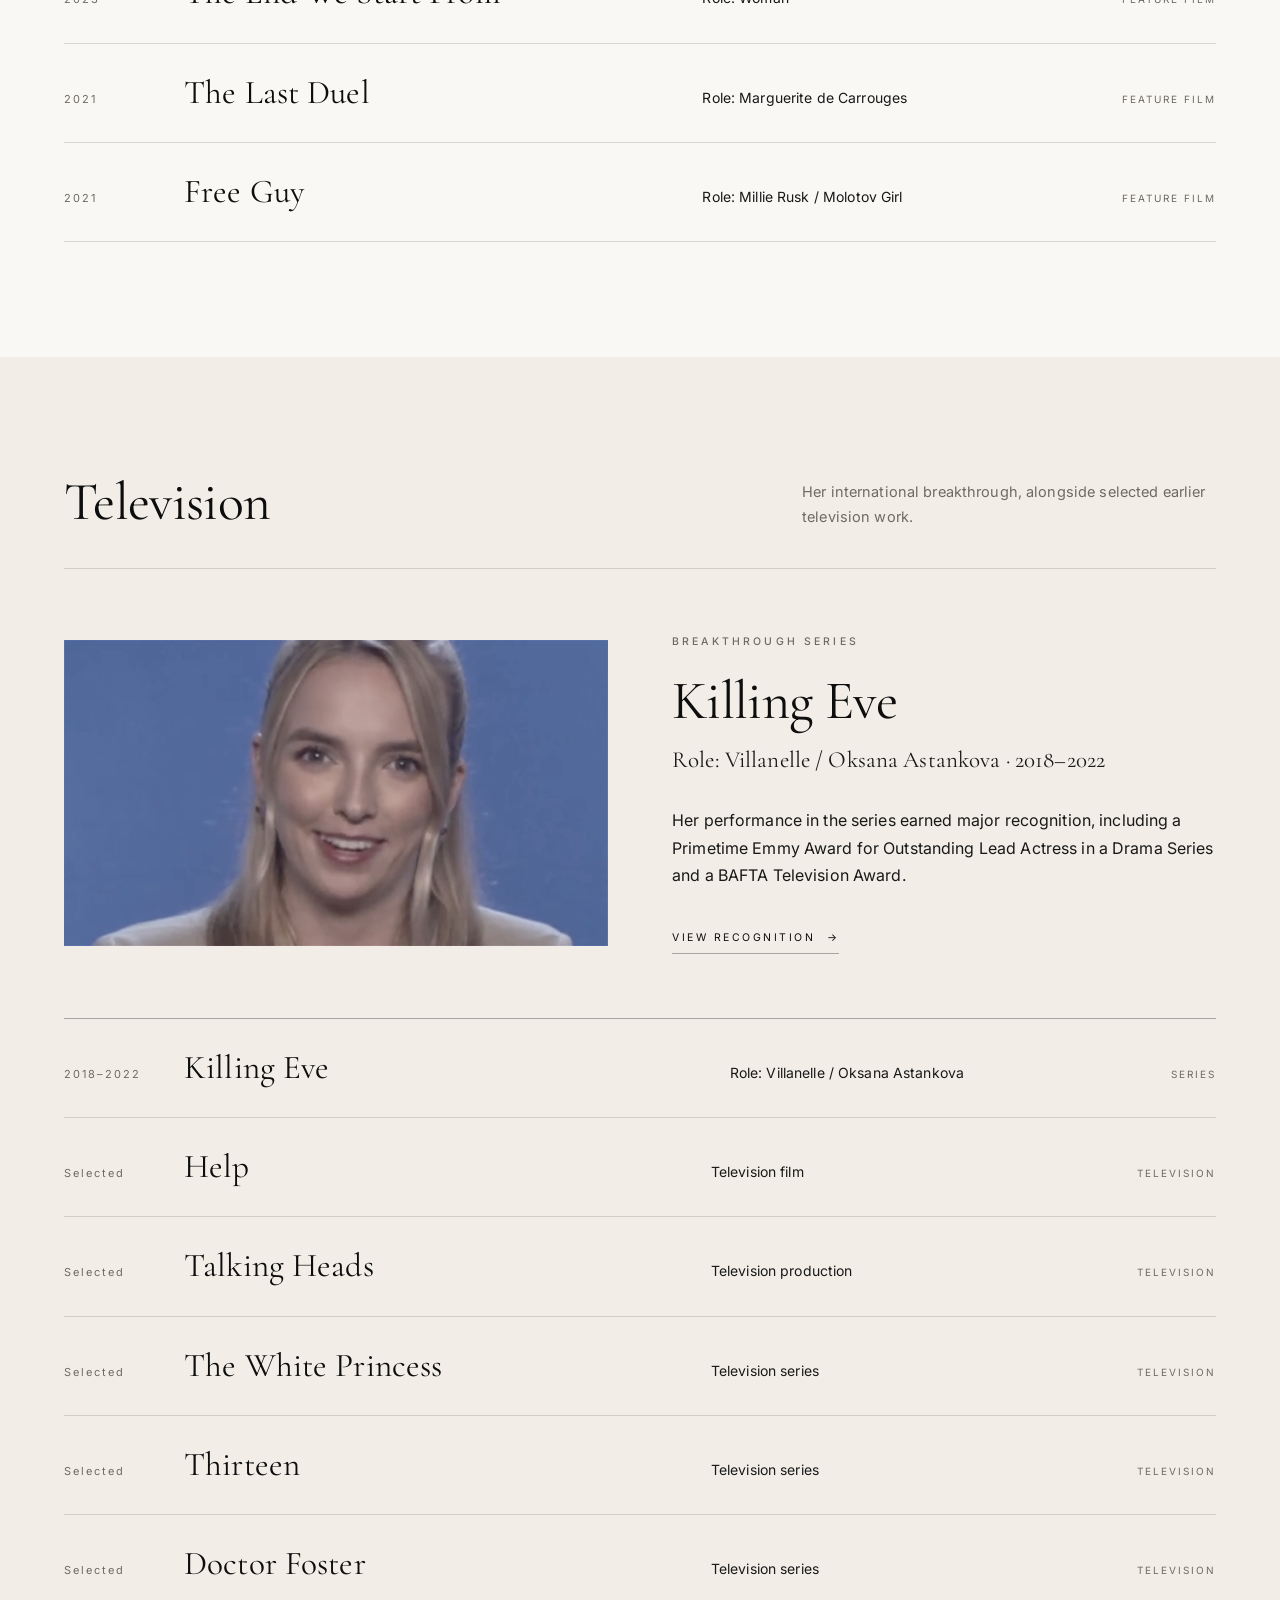
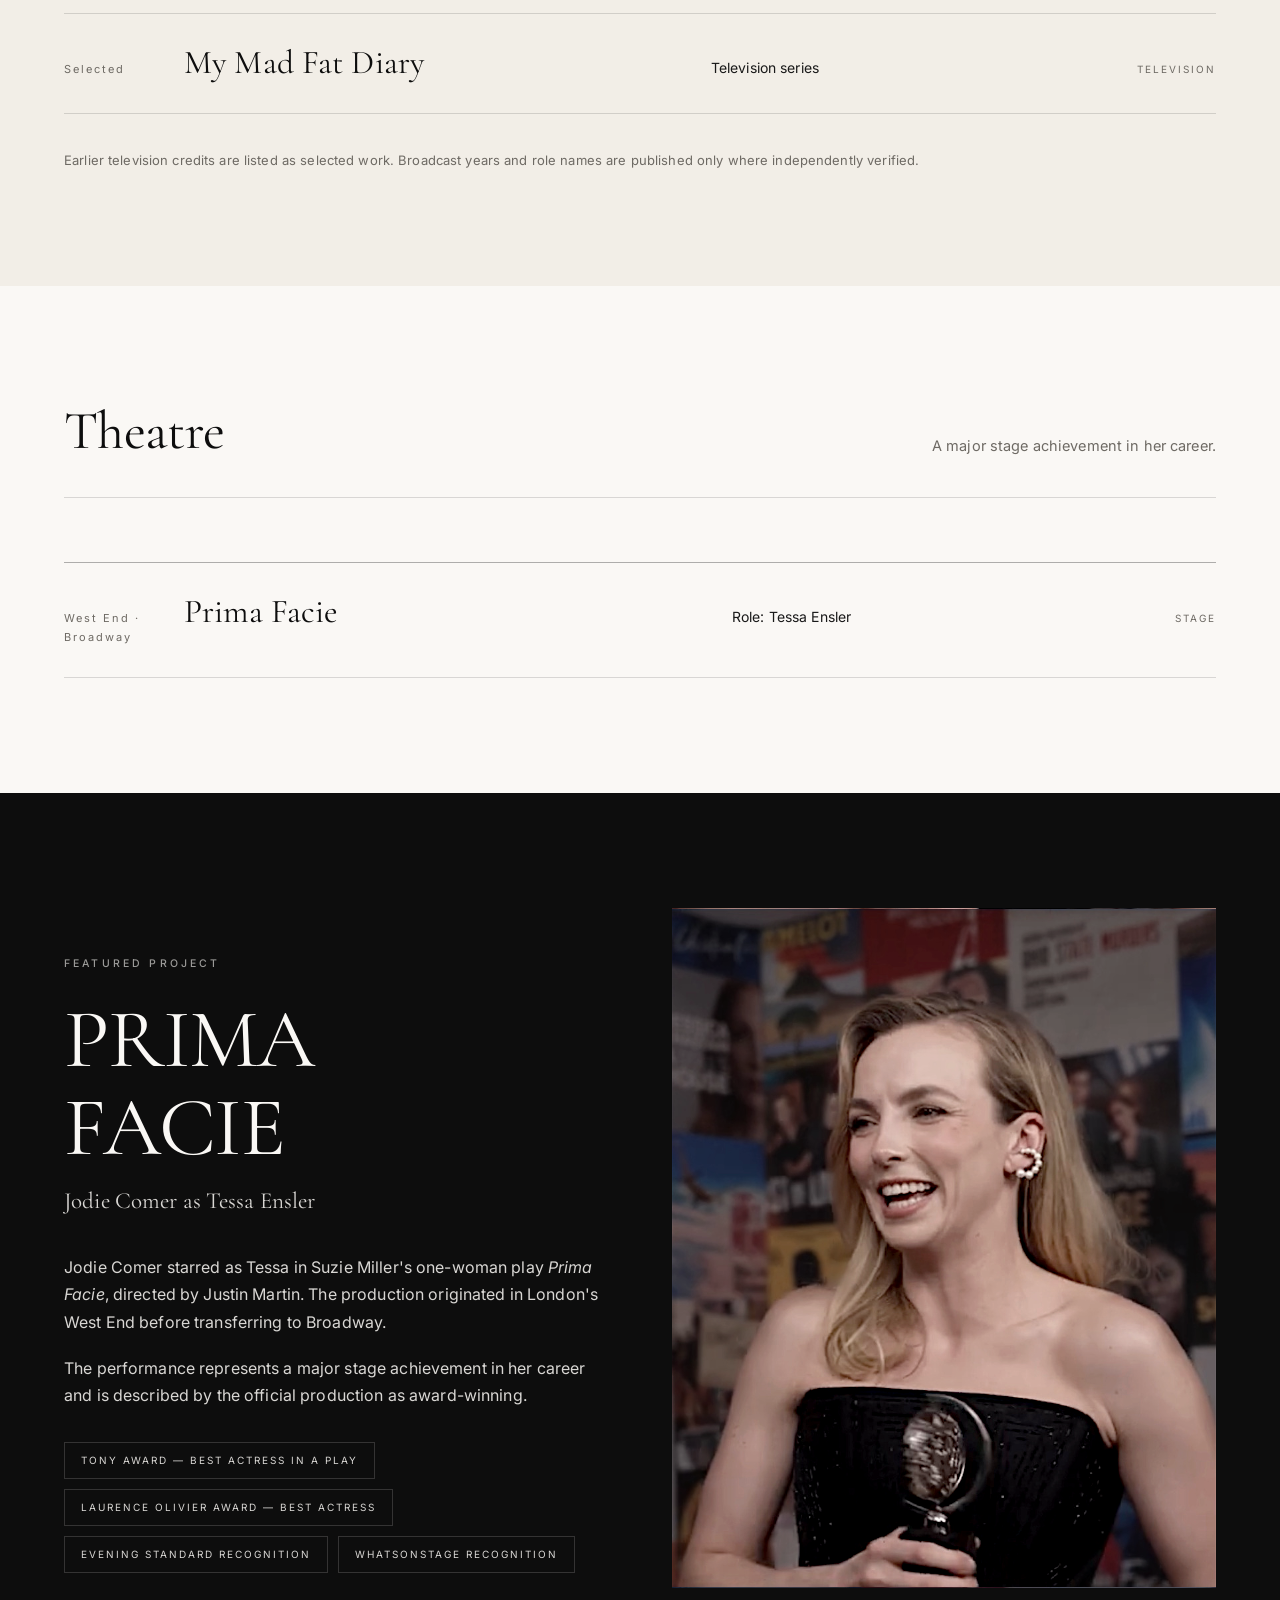
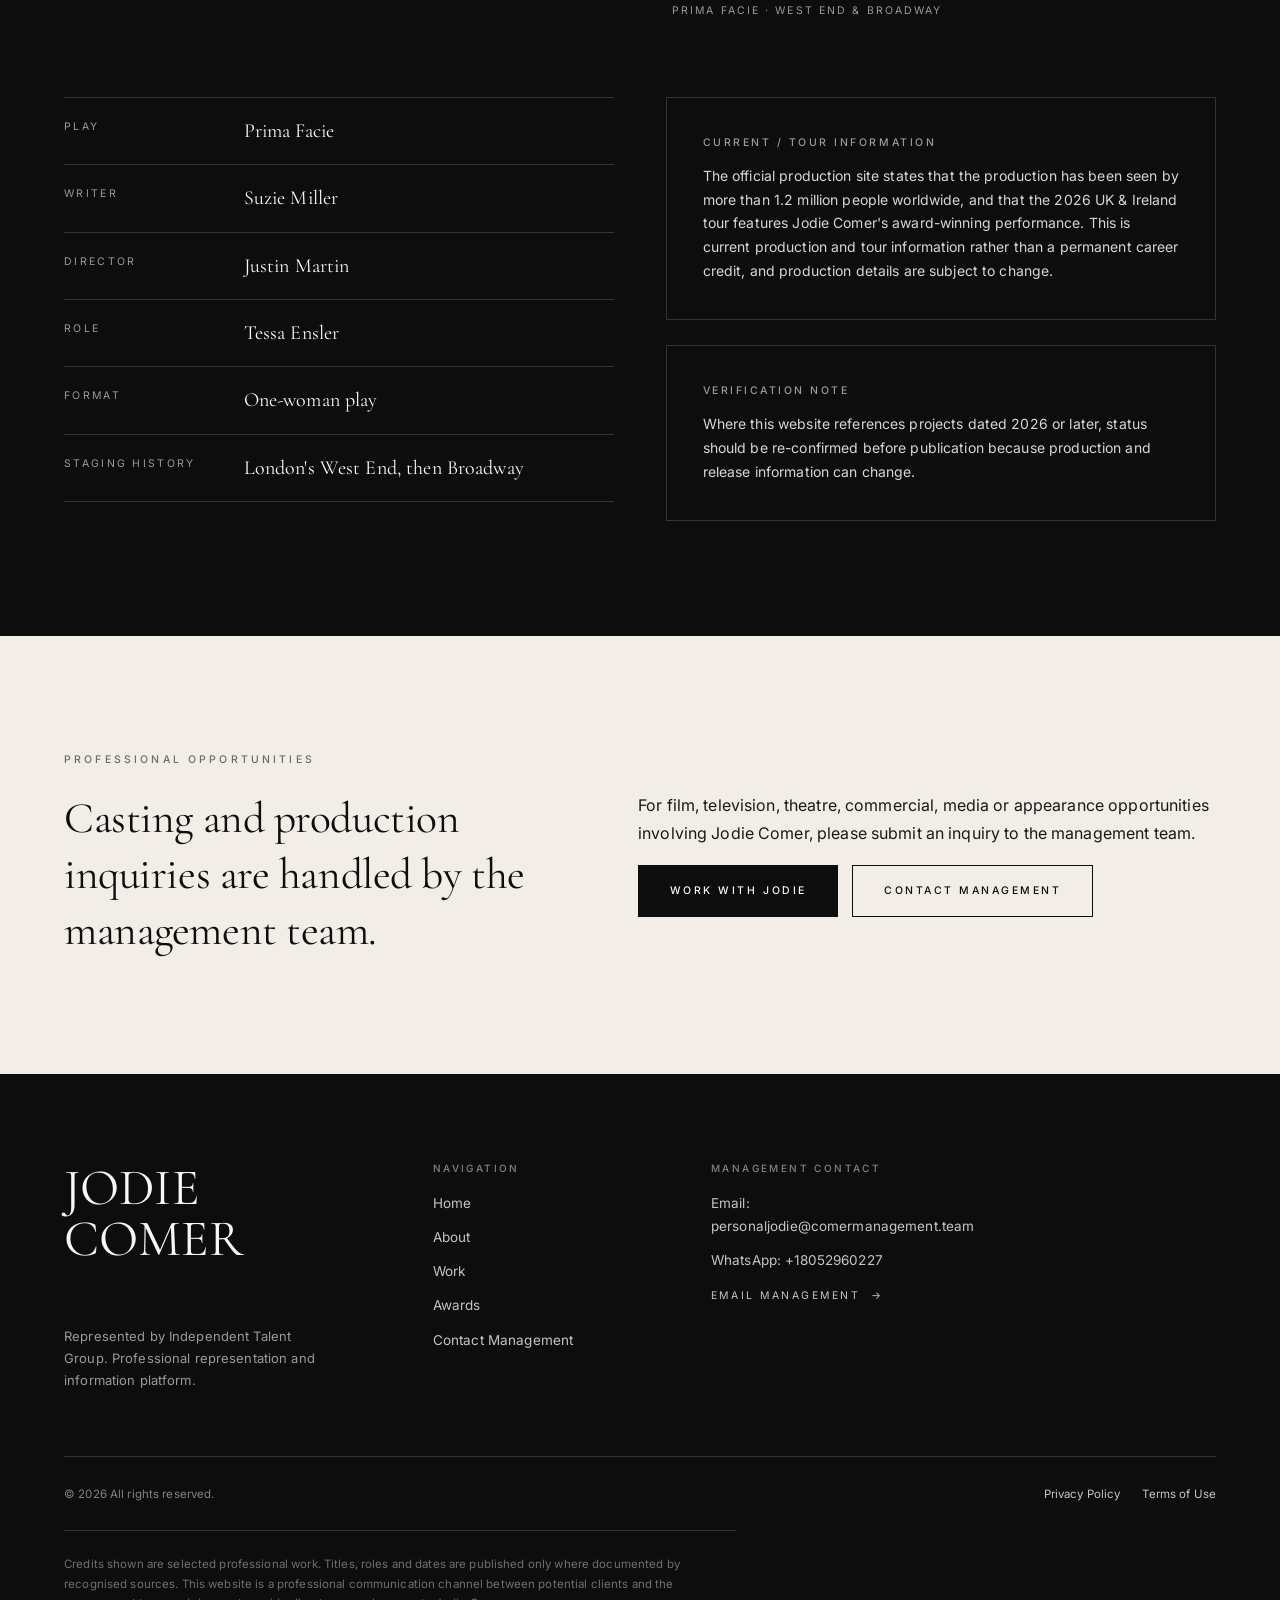
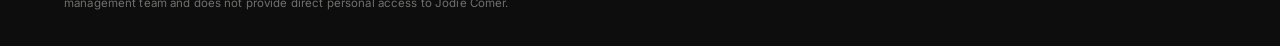
<file: work.html>
<!DOCTYPE html>
<html lang="en">
<head>
<meta charset="utf-8">
<meta name="viewport" content="width=device-width, initial-scale=1">
<title>Selected Work — Jodie Comer | Film, Television &amp; Theatre</title>
<meta name="description" content="Selected professional credits for Jodie Comer across film, television and theatre, including Killing Eve and Prima Facie.">
<link rel="preconnect" href="https://fonts.googleapis.com">
<link rel="preconnect" href="https://fonts.gstatic.com" crossorigin>
<link href="https://fonts.googleapis.com/css2?family=Cormorant+Garamond:wght@300;400;500&family=Inter:wght@300;400;500&display=swap" rel="stylesheet">
<link rel="stylesheet" href="css/styles.css">
</head>
<body>
<a class="skip-link" href="#main">Skip to content</a>

<header class="site-header">
  <div class="header-inner">
    <a class="brand" href="index.html">Jodie Comer<span data-cfg="agency">Independent Talent Group</span></a>
    <nav class="nav" aria-label="Primary">
      <a href="index.html">Home</a>
      <a href="about.html">About</a>
      <a href="work.html">Work</a>
      <a href="awards.html">Awards</a>
      <a href="contact.html">Contact Management</a>
    </nav>
    <div class="header-cta">
      <a class="btn btn--solid" href="contact.html#work-with-jodie"><span>Work With Jodie</span></a>
      <button class="nav-toggle" type="button" aria-expanded="false" aria-controls="mobile-menu" aria-label="Open menu">
        <span></span><span></span><span></span>
      </button>
    </div>
  </div>
</header>

<div class="mobile-menu" id="mobile-menu">
  <nav aria-label="Mobile">
    <a href="index.html">Home</a>
    <a href="about.html">About</a>
    <a href="work.html">Work</a>
    <a href="awards.html">Awards</a>
    <a href="contact.html">Contact Management</a>
  </nav>
  <div class="mobile-menu__foot">
    <a class="btn btn--solid btn--block" href="contact.html#work-with-jodie"><span>Work With Jodie</span></a>
    <p class="small">All inquiries are received and reviewed by the management team, not by Jodie Comer personally.</p>
  </div>
</div>

<main id="main">

  <section class="page-head">
    <div class="container">
      <span class="eyebrow">Career</span>
      <h1>Selected Work</h1>
      <p class="lede">Documented professional credits across film, television and theatre.</p>
    </div>
  </section>

  <!-- FILM -->
  <section class="section" id="film">
    <div class="container">
      <div class="work-nav reveal">
        <a href="#film">Film</a>
        <a href="#television">Television</a>
        <a href="#theatre">Theatre</a>
        <a href="#prima-facie">Prima Facie</a>
      </div>

      <div class="section-head reveal">
        <h2>Film</h2>
        <p>Selected feature credits. Role information as publicly documented.</p>
      </div>

      <div class="grid grid--3 reveal" style="margin-bottom:clamp(40px,5vw,72px)">
        <figure style="margin:0">
          <div class="media ratio-4-5" data-img="film1"><span class="media__note">Film still placeholder</span></div>
        </figure>
        <figure style="margin:0">
          <div class="media ratio-4-5" data-img="film2"><span class="media__note">Film still placeholder</span></div>
        </figure>
        <figure style="margin:0">
          <div class="media ratio-4-5" data-img="film3"><span class="media__note">Film still placeholder</span></div>
        </figure>
      </div>

      <div class="credits reveal">
        <div class="credit">
          <span class="credit__year">2025</span>
          <span class="credit__title">28 Years Later</span>
          <span class="credit__role">Role: Isla</span>
          <span class="credit__meta">Feature Film</span>
        </div>
        <div class="credit">
          <span class="credit__year">2023</span>
          <span class="credit__title">The Bikeriders</span>
          <span class="credit__role">Role: Kathy</span>
          <span class="credit__meta">Feature Film</span>
        </div>
        <div class="credit">
          <span class="credit__year">2023</span>
          <span class="credit__title">The End We Start From</span>
          <span class="credit__role">Role: Woman</span>
          <span class="credit__meta">Feature Film</span>
        </div>
        <div class="credit">
          <span class="credit__year">2021</span>
          <span class="credit__title">The Last Duel</span>
          <span class="credit__role">Role: Marguerite de Carrouges</span>
          <span class="credit__meta">Feature Film</span>
        </div>
        <div class="credit">
          <span class="credit__year">2021</span>
          <span class="credit__title">Free Guy</span>
          <span class="credit__role">Role: Millie Rusk / Molotov Girl</span>
          <span class="credit__meta">Feature Film</span>
        </div>
      </div>


    </div>
  </section>

  <!-- TELEVISION -->
  <section class="section section--paper2" id="television">
    <div class="container">
      <div class="section-head reveal">
        <h2>Television</h2>
        <p>Her international breakthrough, alongside selected earlier television work.</p>
      </div>

      <div class="feature reveal" style="margin-bottom:clamp(44px,5vw,80px)">
        <div>
          <div class="media ratio-16-9" data-img="television"><span class="media__note">Television photography placeholder</span></div>
        </div>
        <div>
          <span class="eyebrow">Breakthrough Series</span>
          <h3 style="font-size:clamp(2rem,4.5vw,3.4rem)">Killing Eve</h3>
          <p class="feature__sub">Role: Villanelle / Oksana Astankova · 2018–2022</p>
          <div class="prose" style="margin-top:1.6rem">
            <p>Her performance in the series earned major recognition, including a Primetime Emmy Award for Outstanding Lead Actress in a Drama Series and a BAFTA Television Award.</p>
          </div>
          <p style="margin-top:2rem"><a class="link-arrow" href="awards.html">View Recognition <span aria-hidden="true">&rarr;</span></a></p>
        </div>
      </div>

      <div class="credits reveal">
        <div class="credit">
          <span class="credit__year">2018–2022</span>
          <span class="credit__title">Killing Eve</span>
          <span class="credit__role">Role: Villanelle / Oksana Astankova</span>
          <span class="credit__meta">Series</span>
        </div>
        <div class="credit">
          <span class="credit__year">Selected</span>
          <span class="credit__title">Help</span>
          <span class="credit__role">Television film</span>
          <span class="credit__meta">Television</span>
        </div>
        <div class="credit">
          <span class="credit__year">Selected</span>
          <span class="credit__title">Talking Heads</span>
          <span class="credit__role">Television production</span>
          <span class="credit__meta">Television</span>
        </div>
        <div class="credit">
          <span class="credit__year">Selected</span>
          <span class="credit__title">The White Princess</span>
          <span class="credit__role">Television series</span>
          <span class="credit__meta">Television</span>
        </div>
        <div class="credit">
          <span class="credit__year">Selected</span>
          <span class="credit__title">Thirteen</span>
          <span class="credit__role">Television series</span>
          <span class="credit__meta">Television</span>
        </div>
        <div class="credit">
          <span class="credit__year">Selected</span>
          <span class="credit__title">Doctor Foster</span>
          <span class="credit__role">Television series</span>
          <span class="credit__meta">Television</span>
        </div>
        <div class="credit">
          <span class="credit__year">Selected</span>
          <span class="credit__title">My Mad Fat Diary</span>
          <span class="credit__role">Television series</span>
          <span class="credit__meta">Television</span>
        </div>
      </div>

      <p class="small muted reveal" style="margin-top:clamp(24px,3vw,36px)">
        Earlier television credits are listed as selected work. Broadcast years and role names are published only where
        independently verified.
      </p>
    </div>
  </section>

  <!-- THEATRE -->
  <section class="section" id="theatre">
    <div class="container">
      <div class="section-head reveal">
        <h2>Theatre</h2>
        <p>A major stage achievement in her career.</p>
      </div>

      <div class="credits reveal">
        <div class="credit">
          <span class="credit__year">West End · Broadway</span>
          <span class="credit__title">Prima Facie</span>
          <span class="credit__role">Role: Tessa Ensler</span>
          <span class="credit__meta">Stage</span>
        </div>
      </div>
    </div>
  </section>

  <!-- FEATURED PROJECT: PRIMA FACIE -->
  <section class="section section--ink" id="prima-facie">
    <div class="container">
      <div class="feature">
        <div class="reveal">
          <span class="eyebrow">Featured Project</span>
          <h2 class="feature__title">Prima<br>Facie</h2>
          <p class="feature__sub">Jodie Comer as Tessa Ensler</p>
          <div class="prose" style="margin-top:2rem">
            <p>Jodie Comer starred as Tessa in Suzie Miller's one-woman play <em>Prima Facie</em>, directed by Justin Martin. The production originated in London's West End before transferring to Broadway.</p>
            <p>The performance represents a major stage achievement in her career and is described by the official production as award-winning.</p>
          </div>
          <ul class="tag-list" style="margin-top:2rem">
            <li>Tony Award — Best Actress in a Play</li>
            <li>Laurence Olivier Award — Best Actress</li>
            <li>Evening Standard recognition</li>
            <li>WhatsOnStage recognition</li>
          </ul>
        </div>

        <div class="reveal feature__order-1" data-delay="1">
          <div class="media ratio-4-5" data-img="primaFacie"><span class="media__note">Production photography placeholder</span></div>

          <p class="media-caption">Prima Facie · West End &amp; Broadway</p>
        </div>
      </div>

      <div class="grid grid--2 reveal" style="margin-top:clamp(48px,6vw,88px)">
        <dl class="facts">
          <div class="facts__row"><dt>Play</dt><dd>Prima Facie</dd></div>
          <div class="facts__row"><dt>Writer</dt><dd>Suzie Miller</dd></div>
          <div class="facts__row"><dt>Director</dt><dd>Justin Martin</dd></div>
          <div class="facts__row"><dt>Role</dt><dd>Tessa Ensler</dd></div>
          <div class="facts__row"><dt>Format</dt><dd>One-woman play</dd></div>
          <div class="facts__row"><dt>Staging History</dt><dd>London's West End, then Broadway</dd></div>
        </dl>

        <div class="stack">
          <div class="notice">
            <strong>Current / Tour Information</strong>
            The official production site states that the production has been seen by more than 1.2 million people worldwide, and
            that the 2026 UK &amp; Ireland tour features Jodie Comer's award-winning performance. This is current production and
            tour information rather than a permanent career credit, and production details are subject to change.
          </div>
          <div class="notice">
            <strong>Verification Note</strong>
            Where this website references projects dated 2026 or later, status should be re-confirmed before publication because
            production and release information can change.
          </div>
        </div>
      </div>
    </div>
  </section>

  <!-- CTA -->
  <section class="section section--paper2">
    <div class="container">
      <div class="grid grid--split">
        <div class="reveal">
          <span class="eyebrow">Professional Opportunities</span>
          <p class="pull">Casting and production inquiries are handled by the management team.</p>
        </div>
        <div class="reveal stack" data-delay="1">
          <p class="prose">For film, television, theatre, commercial, media or appearance opportunities involving Jodie Comer, please submit an inquiry to the management team.</p>
          <div class="hero__actions" style="margin-top:0">
            <a class="btn btn--solid" href="contact.html#work-with-jodie"><span>Work With Jodie</span></a>
            <a class="btn" href="contact.html"><span>Contact Management</span></a>
          </div>
        </div>
      </div>
    </div>
  </section>

</main>

<footer class="site-footer">
  <div class="container">
    <div class="footer-top">
      <div>
        <p class="footer-brand">Jodie Comer</p>
        <p>Represented by <span data-cfg="agency">Independent Talent Group</span>. Professional representation and information platform.</p>
      </div>
      <div class="footer-col">
        <h4>Navigation</h4>
        <ul>
          <li><a href="index.html">Home</a></li>
          <li><a href="about.html">About</a></li>
          <li><a href="work.html">Work</a></li>
          <li><a href="awards.html">Awards</a></li>
          <li><a href="contact.html">Contact Management</a></li>
        </ul>
      </div>
      <div class="footer-col">
        <h4>Management Contact</h4>
        <ul>
          <li>Email: <span data-cfg="email">AWAITING VERIFIED DETAILS</span></li>
          <li>WhatsApp: <span data-cfg="whatsapp">AWAITING VERIFIED DETAILS</span></li>
          <li><a class="link-arrow" data-action="email" data-subject="Professional inquiry — Jodie Comer" href="#">Email Management <span aria-hidden="true">&rarr;</span></a></li>
        </ul>
      </div>
      <div class="footer-col" data-social-section hidden>
        <h4>Follow Jodie</h4>
        <ul data-social></ul>
      </div>
    </div>

    <div class="footer-bottom">
      <span>&copy; <span data-cfg="year">2026</span> All rights reserved.</span>
      <nav aria-label="Legal">
        <a href="privacy.html">Privacy Policy</a>
        <a href="terms.html">Terms of Use</a>
      </nav>
    </div>

    <p class="footer-disclaimer">
      Credits shown are selected professional work. Titles, roles and dates are published only where documented by recognised
      sources. This website is a professional communication channel between potential clients and the management team and does
      not provide direct personal access to Jodie Comer.
    </p>
  </div>
</footer>

<a class="float-cta" data-action="whatsapp" href="#" data-message="Hello, I would like to make a professional inquiry regarding Jodie Comer.">
  <span class="float-cta__dot" aria-hidden="true"></span>
  <span>WhatsApp Management Team</span>
</a>

<script src="js/site-config.js"></script>
<script src="js/photo-credits.js"></script>
<script src="js/main.js"></script>
</body>
</html>
</file>
<file: css/styles.css>
/* ==========================================================================
   JODIE COMER — Professional Talent Representation
   Editorial / luxury design system
   --------------------------------------------------------------------------
   1.  Tokens
   2.  Base & typography
   3.  Layout utilities
   4.  Header & navigation
   5.  Hero
   6.  Buttons & links
   7.  Media (photography placeholders)
   8.  Sections & components
   9.  Credits list (Selected Work)
   10. Awards
   11. Opportunity cards
   12. Form
   13. Footer & floating CTA
   14. Motion / reveal
   15. Responsive
   16. Editorial photography grade
   17. Photography credits (Creative Commons requirement)
   18. Unofficial status notice
   ========================================================================== */


/* 1. Tokens ---------------------------------------------------------------- */
:root {
  --paper: #faf8f5;          /* warm off-white */
  --paper-2: #f2eee7;        /* subtle neutral */
  --ink: #0d0d0d;            /* near black */
  --ink-2: #191919;
  --muted: #6e6a64;          /* restrained grey */
  --line: rgba(13, 13, 13, 0.14);
  --line-2: rgba(13, 13, 13, 0.32);
  --accent: #8a6a48;         /* single restrained accent (bronze) */

  --serif: "Cormorant Garamond", "Times New Roman", Times, serif;
  --sans: "Inter", -apple-system, BlinkMacSystemFont, "Segoe UI", Roboto,
    Helvetica, Arial, sans-serif;

  --gutter: clamp(20px, 5vw, 64px);
  --section: clamp(68px, 9vw, 148px);
  --header-h: 78px;
  --ease: cubic-bezier(0.22, 0.61, 0.36, 1);
  --maxw: 1280px;
}

/* 2. Base & typography ----------------------------------------------------- */
*,
*::before,
*::after { box-sizing: border-box; }

html {
  -webkit-text-size-adjust: 100%;
  scroll-behavior: smooth;
  scroll-padding-top: var(--header-h);
}

body {
  margin: 0;
  background: var(--paper);
  color: var(--ink);
  font-family: var(--sans);
  font-size: 16px;
  line-height: 1.72;
  letter-spacing: 0.008em;
  -webkit-font-smoothing: antialiased;
  text-rendering: optimizeLegibility;
  overflow-x: hidden;
}

body.is-locked { overflow: hidden; }

img, svg { display: block; max-width: 100%; }
a { color: inherit; text-decoration: none; }
button { font: inherit; }

h1, h2, h3, h4 {
  font-family: var(--serif);
  font-weight: 400;
  line-height: 1.06;
  letter-spacing: -0.012em;
  margin: 0;
}

h1 { font-size: clamp(2.6rem, 6vw, 5rem); }
h2 { font-size: clamp(2rem, 4.2vw, 3.6rem); }
h3 { font-size: clamp(1.35rem, 2.2vw, 2rem); }

p { margin: 0 0 1.15em; }
p:last-child { margin-bottom: 0; }

.eyebrow {
  display: block;
  font-family: var(--sans);
  font-size: 10.5px;
  font-weight: 500;
  letter-spacing: 0.3em;
  text-transform: uppercase;
  color: var(--muted);
  margin: 0 0 1.4rem;
}

.lede {
  font-family: var(--serif);
  font-size: clamp(1.25rem, 2vw, 1.75rem);
  line-height: 1.5;
  letter-spacing: 0;
  color: var(--ink-2);
}

.prose { max-width: 62ch; color: var(--ink-2); }
.prose p { color: var(--ink-2); }
.muted { color: var(--muted); }
.small { font-size: 13px; line-height: 1.65; }

.skip-link {
  position: absolute;
  left: -9999px;
  top: 0;
  z-index: 999;
  background: var(--ink);
  color: var(--paper);
  padding: 12px 18px;
  font-size: 12px;
  letter-spacing: 0.2em;
  text-transform: uppercase;
}
.skip-link:focus { left: 12px; top: 12px; }

:focus-visible {
  outline: 1px solid var(--accent);
  outline-offset: 3px;
}

/* 3. Layout utilities ------------------------------------------------------ */
.container {
  width: min(var(--maxw), 100%);
  margin-inline: auto;
  padding-inline: var(--gutter);
}
.container--narrow { width: min(920px, 100%); }

.section { padding: var(--section) 0; }
.section--tight { padding: clamp(48px, 6vw, 96px) 0; }
.section--ink {
  background: var(--ink);
  color: var(--paper);
  --line: rgba(250, 248, 245, 0.16);
  --line-2: rgba(250, 248, 245, 0.4);
  --muted: rgba(250, 248, 245, 0.6);
  --ink-2: rgba(250, 248, 245, 0.86);
}
.section--paper2 { background: var(--paper-2); }

.rule { height: 1px; background: var(--line); border: 0; margin: 0; }

.grid { display: grid; gap: clamp(28px, 4vw, 56px); }
.grid--2 { grid-template-columns: repeat(2, minmax(0, 1fr)); }
.grid--3 { grid-template-columns: repeat(3, minmax(0, 1fr)); }
.grid--split { grid-template-columns: minmax(0, 0.95fr) minmax(0, 1.05fr); align-items: center; }
.grid--aside { grid-template-columns: minmax(0, 1fr) minmax(0, 1.4fr); align-items: start; }

.stack-sm > * + * { margin-top: 0.9rem; }
.stack > * + * { margin-top: 1.6rem; }
.stack-lg > * + * { margin-top: clamp(2rem, 4vw, 3.5rem); }

.section-head {
  display: flex;
  align-items: flex-end;
  justify-content: space-between;
  gap: 2rem;
  padding-bottom: clamp(28px, 3vw, 48px);
  border-bottom: 1px solid var(--line);
  margin-bottom: clamp(36px, 5vw, 72px);
}
.section-head p { max-width: 46ch; margin: 0; color: var(--muted); font-size: 14.5px; }

/* 4. Header & navigation --------------------------------------------------- */
.site-header {
  position: fixed;
  inset: 0 0 auto 0;
  z-index: 100;
  height: var(--header-h);
  display: flex;
  align-items: center;
  background: transparent;
  transition: background 0.45s var(--ease), color 0.45s var(--ease),
    box-shadow 0.45s var(--ease), height 0.45s var(--ease);
}
.site-header::after {
  content: "";
  position: absolute;
  inset: auto 0 0 0;
  height: 1px;
  background: var(--line);
  opacity: 0;
  transition: opacity 0.45s var(--ease);
}
.site-header--overlay { color: var(--paper); }
.site-header.is-solid {
  background: rgba(250, 248, 245, 0.94);
  backdrop-filter: saturate(140%) blur(10px);
  color: var(--ink);
}
.site-header.is-solid::after { opacity: 1; }

.header-inner {
  width: min(var(--maxw), 100%);
  margin-inline: auto;
  padding-inline: var(--gutter);
  display: flex;
  align-items: center;
  justify-content: space-between;
  gap: 2rem;
}

.brand {
  font-family: var(--sans);
  font-size: 12.5px;
  font-weight: 500;
  letter-spacing: 0.34em;
  text-transform: uppercase;
  white-space: nowrap;
}
.brand span { display: block; font-size: 8.5px; letter-spacing: 0.22em; color: currentColor; opacity: 0.6; margin-top: 3px; }

.nav { display: flex; align-items: center; gap: clamp(18px, 2.4vw, 38px); }
.nav a {
  position: relative;
  font-size: 11px;
  letter-spacing: 0.2em;
  text-transform: uppercase;
  padding: 6px 0;
  opacity: 0.78;
  transition: opacity 0.3s var(--ease);
}
.nav a::after {
  content: "";
  position: absolute;
  left: 0;
  bottom: 0;
  width: 100%;
  height: 1px;
  background: currentColor;
  transform: scaleX(0);
  transform-origin: left;
  transition: transform 0.45s var(--ease);
}
.nav a:hover { opacity: 1; }
.nav a:hover::after,
.nav a[aria-current="page"]::after { transform: scaleX(1); }
.nav a[aria-current="page"] { opacity: 1; }

.header-cta { display: flex; align-items: center; gap: 14px; }

.nav-toggle {
  display: none;
  width: 44px;
  height: 44px;
  border: 1px solid currentColor;
  background: transparent;
  color: inherit;
  cursor: pointer;
  position: relative;
}
.nav-toggle span {
  position: absolute;
  left: 12px;
  width: 20px;
  height: 1px;
  background: currentColor;
  transition: transform 0.35s var(--ease), opacity 0.25s var(--ease);
}
.nav-toggle span:nth-child(1) { top: 17px; }
.nav-toggle span:nth-child(2) { top: 22px; }
.nav-toggle span:nth-child(3) { top: 27px; }
.nav-toggle[aria-expanded="true"] span:nth-child(1) { transform: translateY(5px) rotate(45deg); }
.nav-toggle[aria-expanded="true"] span:nth-child(2) { opacity: 0; }
.nav-toggle[aria-expanded="true"] span:nth-child(3) { transform: translateY(-5px) rotate(-45deg); }

.mobile-menu {
  position: fixed;
  inset: 0;
  z-index: 99;
  background: var(--paper);
  color: var(--ink);
  padding: calc(var(--header-h) + 32px) var(--gutter) 40px;
  display: flex;
  flex-direction: column;
  justify-content: space-between;
  transform: translateY(-101%);
  transition: transform 0.62s var(--ease);
  visibility: hidden;
}
.mobile-menu.is-open { transform: translateY(0); visibility: visible; }
.mobile-menu nav { display: flex; flex-direction: column; }
.mobile-menu nav a {
  font-family: var(--serif);
  font-size: clamp(1.9rem, 8vw, 2.75rem);
  line-height: 1.25;
  padding: 10px 0;
  border-bottom: 1px solid var(--line);
}
.mobile-menu__foot { display: grid; gap: 14px; margin-top: 32px; }
.mobile-menu__foot .small { color: var(--muted); }

/* 5. Hero ------------------------------------------------------------------ */
.hero {
  position: relative;
  min-height: clamp(600px, 94svh, 960px);
  display: flex;
  align-items: flex-end;
  background: var(--ink);
  color: var(--paper);
  overflow: hidden;
}
.hero__media {
  position: absolute;
  inset: 0;
  background-color: #14120f;
  /* background-image is applied inline by js/main.js from the config manifest.
     It must NOT come through a var(), because a url() inside a custom property
     resolves relative to this stylesheet (css/) rather than the document. */
  background-size: cover;
  background-position: center 22%;

  transform: scale(1.04);
  animation: heroIn 2s var(--ease) forwards;
}
.hero__media::before {
  content: "";
  position: absolute;
  inset: 0;
  background:
    linear-gradient(to top, rgba(0, 0, 0, 0.78) 0%, rgba(0, 0, 0, 0.28) 46%, rgba(0, 0, 0, 0.45) 100%);
}
@keyframes heroIn { to { transform: scale(1); } }

.hero__inner {
  position: relative;
  z-index: 2;
  width: 100%;
  padding-bottom: clamp(48px, 7vw, 96px);
  padding-top: calc(var(--header-h) + 40px);
}
.hero__name {
  font-size: clamp(3.2rem, 12.5vw, 10rem);
  line-height: 0.92;
  letter-spacing: -0.02em;
  text-transform: uppercase;
  margin: 0;
}
.hero__meta {
  margin: clamp(18px, 2vw, 28px) 0 0;
  font-size: clamp(10px, 1.1vw, 12px);
  letter-spacing: 0.34em;
  text-transform: uppercase;
  color: rgba(250, 248, 245, 0.82);
}
.hero__rep {
  margin: 14px 0 0;
  font-family: var(--serif);
  font-size: clamp(1rem, 1.5vw, 1.2rem);
  letter-spacing: 0.02em;
  color: rgba(250, 248, 245, 0.72);
}
.hero__actions { display: flex; flex-wrap: wrap; gap: 14px; margin-top: clamp(28px, 3.5vw, 44px); }

.hero__scroll {
  position: absolute;
  right: var(--gutter);
  bottom: clamp(48px, 7vw, 96px);
  z-index: 2;
  font-size: 9.5px;
  letter-spacing: 0.3em;
  text-transform: uppercase;
  color: rgba(250, 248, 245, 0.65);
  writing-mode: vertical-rl;
}

/* 6. Buttons & links ------------------------------------------------------- */
.btn {
  --btn-fg: currentColor;
  display: inline-flex;
  align-items: center;
  justify-content: center;
  gap: 0.8rem;
  min-height: 52px;
  padding: 0 clamp(20px, 2.4vw, 34px);
  border: 1px solid currentColor;
  background: transparent;
  color: var(--btn-fg);
  font-size: 10.5px;
  font-weight: 500;
  letter-spacing: 0.24em;
  text-transform: uppercase;
  cursor: pointer;
  position: relative;
  overflow: hidden;
  transition: color 0.45s var(--ease), border-color 0.45s var(--ease);
}
.btn::before {
  content: "";
  position: absolute;
  inset: 0;
  background: currentColor;
  transform: translateY(101%);
  transition: transform 0.5s var(--ease);
  z-index: 0;
}
.btn > * { position: relative; z-index: 1; }
.btn:hover::before { transform: translateY(0); }
.btn:hover { color: var(--paper); }
.section--ink .btn:hover,
.hero .btn:hover { color: var(--ink); }

.btn--solid {
  background: var(--ink);
  border-color: var(--ink);
  color: var(--paper);
}
.btn--solid::before { background: var(--paper); }
.btn--solid:hover { color: var(--ink); }
.hero .btn--solid,
.section--ink .btn--solid {
  background: var(--paper);
  border-color: var(--paper);
  color: var(--ink);
}
.hero .btn--solid::before,
.section--ink .btn--solid::before { background: var(--ink); }
.hero .btn--solid:hover,
.section--ink .btn--solid:hover { color: var(--paper); }

.btn--block { width: 100%; }
.btn--lg { min-height: 62px; }
.btn[aria-disabled="true"] { opacity: 0.45; pointer-events: none; }

.link-arrow {
  display: inline-flex;
  align-items: center;
  gap: 0.7rem;
  font-size: 10.5px;
  letter-spacing: 0.24em;
  text-transform: uppercase;
  padding-bottom: 6px;
  border-bottom: 1px solid var(--line-2);
  transition: gap 0.4s var(--ease), border-color 0.4s var(--ease);
}
.link-arrow:hover { gap: 1.2rem; border-color: currentColor; }

/* 7. Media (photography placeholders) ------------------------------------- */
.media {
  position: relative;
  overflow: hidden;
  background-color: var(--paper-2);
  /* See note on .hero__media — the image is set inline by js/main.js. */
  background-size: cover;
  background-position: center;

  border: 1px solid var(--line);
}
.section--ink .media { background-color: #171614; }
.media__note {
  position: absolute;
  inset: auto 0 0 0;
  padding: 14px 16px;
  font-size: 9.5px;
  letter-spacing: 0.18em;
  text-transform: uppercase;
  color: var(--muted);
  background: linear-gradient(to top, rgba(242, 238, 231, 0.92), rgba(242, 238, 231, 0));
  text-align: center;
}
.section--ink .media__note {
  background: linear-gradient(to top, rgba(13, 13, 13, 0.92), rgba(13, 13, 13, 0));
}
/* When a real image is applied, js/main.js adds .has-img and the placeholder
   label is hidden — see section 16. */


.ratio-3-4 { aspect-ratio: 3 / 4; }
.ratio-4-5 { aspect-ratio: 4 / 5; }
.ratio-1-1 { aspect-ratio: 1 / 1; }
.ratio-16-9 { aspect-ratio: 16 / 9; }
.ratio-21-9 { aspect-ratio: 21 / 9; }

.media-caption {
  margin-top: 14px;
  font-size: 10.5px;
  letter-spacing: 0.2em;
  text-transform: uppercase;
  color: var(--muted);
}

/* 8. Sections & components ------------------------------------------------ */
.page-head {
  padding: calc(var(--header-h) + clamp(56px, 8vw, 120px)) 0 clamp(36px, 5vw, 64px);
  border-bottom: 1px solid var(--line);
}
.page-head h1 { max-width: 22ch; }
.page-head .lede { margin-top: clamp(20px, 2.5vw, 32px); max-width: 56ch; }

.facts { border-top: 1px solid var(--line); margin: 0; }
.facts__row {
  display: grid;
  grid-template-columns: minmax(140px, 0.42fr) minmax(0, 1fr);
  gap: 1.5rem;
  padding: 16px 0;
  border-bottom: 1px solid var(--line);
}
.facts dt {
  font-size: 10.5px;
  letter-spacing: 0.22em;
  text-transform: uppercase;
  color: var(--muted);
  padding-top: 4px;
}
.facts dd { margin: 0; font-family: var(--serif); font-size: 1.25rem; }

.notice {
  border: 1px solid var(--line);
  padding: clamp(22px, 3vw, 36px);
  font-size: 14px;
  line-height: 1.7;
  color: var(--ink-2);
  background: transparent;
}
.notice strong {
  display: block;
  font-family: var(--sans);
  font-size: 10.5px;
  font-weight: 500;
  letter-spacing: 0.24em;
  text-transform: uppercase;
  color: var(--muted);
  margin-bottom: 12px;
}

.feature {
  display: grid;
  grid-template-columns: minmax(0, 1fr) minmax(0, 1fr);
  gap: clamp(32px, 5vw, 80px);
  align-items: center;
}
.feature__title { font-size: clamp(2.4rem, 6.5vw, 5.2rem); text-transform: uppercase; letter-spacing: -0.015em; }
.feature__sub { font-family: var(--serif); font-size: clamp(1.15rem, 1.8vw, 1.5rem); color: var(--ink-2); margin-top: 10px; }

.tag-list { display: flex; flex-wrap: wrap; gap: 10px; list-style: none; padding: 0; margin: 0; }
.tag-list li {
  border: 1px solid var(--line);
  padding: 9px 16px;
  font-size: 10px;
  letter-spacing: 0.2em;
  text-transform: uppercase;
  color: var(--ink-2);
}

.pull {
  font-family: var(--serif);
  font-size: clamp(1.6rem, 3.4vw, 2.9rem);
  line-height: 1.28;
  letter-spacing: -0.01em;
  max-width: 30ch;
}

/* 9. Credits list (Selected Work) ----------------------------------------- */
.credits { border-top: 1px solid var(--line-2); }
.credit {
  display: grid;
  grid-template-columns: 96px minmax(0, 1.5fr) minmax(0, 1.2fr) auto;
  gap: 1.5rem;
  align-items: baseline;
  padding: clamp(20px, 2.4vw, 30px) 0;
  border-bottom: 1px solid var(--line);
  transition: padding-left 0.5s var(--ease), background 0.5s var(--ease);
}
.credit:hover { padding-left: 14px; }
.credit__year {
  font-size: 11px;
  letter-spacing: 0.18em;
  color: var(--muted);
  padding-top: 6px;
}
.credit__title { font-family: var(--serif); font-size: clamp(1.4rem, 2.6vw, 2.15rem); line-height: 1.15; }
.credit__role { font-size: 14px; color: var(--ink-2); }
.credit__meta {
  font-size: 10px;
  letter-spacing: 0.2em;
  text-transform: uppercase;
  color: var(--muted);
  white-space: nowrap;
  padding-top: 6px;
}

.work-nav {
  display: flex;
  gap: 10px;
  flex-wrap: wrap;
  padding-bottom: clamp(28px, 4vw, 48px);
}
.work-nav a {
  font-size: 10.5px;
  letter-spacing: 0.22em;
  text-transform: uppercase;
  border: 1px solid var(--line);
  padding: 12px 20px;
  transition: border-color 0.4s var(--ease), background 0.4s var(--ease), color 0.4s var(--ease);
}
.work-nav a:hover { background: var(--ink); border-color: var(--ink); color: var(--paper); }

/* 10. Awards -------------------------------------------------------------- */
.awards { border-top: 1px solid var(--line-2); }
.award {
  display: grid;
  grid-template-columns: 92px minmax(0, 1.25fr) minmax(0, 1fr) minmax(0, 0.8fr) auto;
  gap: 1.5rem;
  align-items: baseline;
  padding: clamp(24px, 3vw, 40px) 0;
  border-bottom: 1px solid var(--line);
}
.award__year { font-size: 11px; letter-spacing: 0.18em; color: var(--muted); padding-top: 8px; }
.award__name { font-family: var(--serif); font-size: clamp(1.5rem, 3vw, 2.5rem); line-height: 1.1; }
.award__cat { font-size: 14px; color: var(--ink-2); }
.award__work { font-family: var(--serif); font-size: 1.15rem; font-style: italic; color: var(--ink-2); }
.award__status {
  font-size: 9.5px;
  letter-spacing: 0.22em;
  text-transform: uppercase;
  border: 1px solid var(--line-2);
  padding: 7px 12px;
  white-space: nowrap;
}
.award__status--win { background: var(--ink); border-color: var(--ink); color: var(--paper); }
.section--ink .award__status--win { background: var(--paper); border-color: var(--paper); color: var(--ink); }

.verify {
  font-size: 9.5px;
  letter-spacing: 0.16em;
  text-transform: uppercase;
  color: var(--accent);
  border-bottom: 1px dotted currentColor;
}

/* 11. Opportunity cards --------------------------------------------------- */
.cards { display: grid; grid-template-columns: repeat(3, minmax(0, 1fr)); gap: 1px; background: var(--line); border: 1px solid var(--line); }
.card {
  background: var(--paper);
  padding: clamp(28px, 3vw, 44px);
  display: flex;
  flex-direction: column;
  gap: 16px;
  min-height: 310px;
  transition: background 0.5s var(--ease), color 0.5s var(--ease);
}
.section--paper2 .card { background: var(--paper-2); }
.card:hover { background: var(--ink); color: var(--paper); }
.card:hover .card__index,
.card:hover p { color: rgba(250, 248, 245, 0.72); }
.card__index { font-size: 10.5px; letter-spacing: 0.24em; color: var(--muted); }
.card h3 { font-size: clamp(1.35rem, 2vw, 1.75rem); }
.card p { font-size: 14px; color: var(--muted); margin: 0; }
.card .link-arrow { margin-top: auto; }

/* 12. Form ---------------------------------------------------------------- */
.form-grid { display: grid; grid-template-columns: repeat(2, minmax(0, 1fr)); gap: clamp(22px, 3vw, 34px); }
.field { display: flex; flex-direction: column; gap: 8px; }
.field--full { grid-column: 1 / -1; }
.field > label {
  font-size: 10px;
  font-weight: 500;
  letter-spacing: 0.22em;
  text-transform: uppercase;
  color: var(--muted);
}
.field input,
.field select,
.field textarea {
  width: 100%;
  border: 0;
  border-bottom: 1px solid var(--line-2);
  background: transparent;
  color: var(--ink);
  font-family: var(--sans);
  font-size: 15px;
  padding: 12px 0;
  border-radius: 0;
  transition: border-color 0.35s var(--ease);
}
.field textarea { min-height: 130px; resize: vertical; line-height: 1.6; }
.field select { appearance: none; -webkit-appearance: none; cursor: pointer; padding-right: 28px;
  background-image: linear-gradient(45deg, transparent 50%, var(--ink) 50%),
                    linear-gradient(135deg, var(--ink) 50%, transparent 50%);
  background-position: calc(100% - 12px) 21px, calc(100% - 7px) 21px;
  background-size: 5px 5px, 5px 5px;
  background-repeat: no-repeat;
}
.field input::placeholder,
.field textarea::placeholder { color: rgba(13, 13, 13, 0.3); }
.field input:focus,
.field select:focus,
.field textarea:focus { outline: none; border-color: var(--ink); }
.field.is-invalid input,
.field.is-invalid select,
.field.is-invalid textarea { border-color: #a4342a; }
.field__error { display: none; font-size: 11.5px; letter-spacing: 0.04em; color: #a4342a; }
.field.is-invalid .field__error { display: block; }
.field__hint { font-size: 11.5px; color: var(--muted); }

.form-foot {
  display: flex;
  flex-wrap: wrap;
  align-items: center;
  justify-content: space-between;
  gap: 20px;
  margin-top: clamp(30px, 4vw, 48px);
  padding-top: clamp(24px, 3vw, 34px);
  border-top: 1px solid var(--line);
}
.form-foot .small { max-width: 52ch; color: var(--muted); }

.form-confirm {
  display: none;
  border: 1px solid var(--line-2);
  padding: clamp(30px, 5vw, 64px);
}
.form-confirm.is-visible { display: block; }
.form-confirm h3 { margin-bottom: 14px; }
form.is-submitted { display: none; }

.contact-block { border: 1px solid var(--line); padding: clamp(28px, 4vw, 52px); display: flex; flex-direction: column; gap: 18px; }
.contact-block__label { font-size: 10.5px; letter-spacing: 0.24em; text-transform: uppercase; color: var(--muted); }
.contact-block__value { font-family: var(--serif); font-size: clamp(1.25rem, 2.4vw, 1.9rem); word-break: break-word; }
.placeholder-value { color: var(--accent); font-family: var(--sans); font-size: 13px; letter-spacing: 0.06em; }

/* 13. Footer & floating CTA ----------------------------------------------- */
.site-footer {
  background: var(--ink);
  color: rgba(250, 248, 245, 0.78);
  padding: clamp(56px, 7vw, 104px) 0 32px;
  --line: rgba(250, 248, 245, 0.16);
}
.site-footer a { color: rgba(250, 248, 245, 0.78); transition: color 0.3s var(--ease); }
.site-footer a:hover { color: #fff; }
.footer-top {
  display: grid;
  grid-template-columns: minmax(0, 1.4fr) repeat(3, minmax(0, 1fr));
  gap: clamp(30px, 4vw, 56px);
  padding-bottom: clamp(40px, 5vw, 72px);
  border-bottom: 1px solid var(--line);
}
.footer-brand { font-family: var(--serif); font-size: clamp(2rem, 4vw, 3.2rem); color: var(--paper); text-transform: uppercase; line-height: 1; }
.footer-brand + p { margin-top: 16px; font-size: 13px; color: rgba(250, 248, 245, 0.6); max-width: 34ch; }
.footer-col h4 { font-family: var(--sans); font-size: 10px; font-weight: 500; letter-spacing: 0.24em; text-transform: uppercase; color: rgba(250, 248, 245, 0.5); margin-bottom: 18px; }
.footer-col ul { list-style: none; margin: 0; padding: 0; display: grid; gap: 11px; }
.footer-col li { font-size: 13.5px; }
.footer-bottom {
  display: flex;
  flex-wrap: wrap;
  gap: 18px 32px;
  justify-content: space-between;
  align-items: center;
  padding-top: 28px;
  font-size: 11.5px;
  color: rgba(250, 248, 245, 0.5);
}
.footer-bottom nav { display: flex; gap: 22px; flex-wrap: wrap; }
.footer-disclaimer {
  margin-top: 26px;
  padding-top: 24px;
  border-top: 1px solid var(--line);
  font-size: 11.5px;
  line-height: 1.7;
  color: rgba(250, 248, 245, 0.42);
  max-width: 96ch;
}

.float-cta {
  position: fixed;
  right: clamp(16px, 3vw, 34px);
  bottom: clamp(16px, 3vw, 34px);
  z-index: 90;
  display: inline-flex;
  align-items: center;
  gap: 10px;
  padding: 13px 20px;
  background: var(--ink);
  color: var(--paper);
  border: 1px solid var(--ink);
  font-size: 9.5px;
  letter-spacing: 0.2em;
  text-transform: uppercase;
  box-shadow: 0 14px 34px rgba(0, 0, 0, 0.18);
  transition: transform 0.4s var(--ease), opacity 0.4s var(--ease);
}
.float-cta:hover { transform: translateY(-3px); }
.float-cta__dot { width: 6px; height: 6px; border-radius: 50%; background: #43c65a; }

/* 14. Motion / reveal ----------------------------------------------------- */
.reveal { opacity: 0; transform: translateY(20px); }
.reveal.is-visible {
  opacity: 1;
  transform: none;
  transition: opacity 0.9s var(--ease), transform 0.9s var(--ease);
}
.reveal[data-delay="1"].is-visible { transition-delay: 0.09s; }
.reveal[data-delay="2"].is-visible { transition-delay: 0.18s; }
.reveal[data-delay="3"].is-visible { transition-delay: 0.27s; }

@media (prefers-reduced-motion: reduce) {
  html { scroll-behavior: auto; }
  *, *::before, *::after { animation-duration: 0.001ms !important; transition-duration: 0.001ms !important; }
  .reveal { opacity: 1; transform: none; }
}

/* 15. Responsive ---------------------------------------------------------- */
@media (max-width: 1080px) {
  .cards { grid-template-columns: repeat(2, minmax(0, 1fr)); }
  .credit { grid-template-columns: 76px minmax(0, 1.4fr) minmax(0, 1fr); }
  .credit__meta { grid-column: 2 / -1; padding-top: 0; }
  .award { grid-template-columns: 78px minmax(0, 1.2fr) minmax(0, 1fr) auto; }
  .award__work { grid-column: 2 / span 2; }
}

@media (max-width: 900px) {
  :root { --header-h: 68px; }
  .nav { display: none; }
  .header-cta .btn { display: none; }
  .nav-toggle { display: block; }
  .grid--2, .grid--3, .grid--split, .grid--aside, .feature, .form-grid { grid-template-columns: minmax(0, 1fr); }
  .feature__order-1 { order: -1; }
  .section-head { flex-direction: column; align-items: flex-start; gap: 1.2rem; }
}

@media (max-width: 720px) {
  body { font-size: 15.5px; }
  .cards { grid-template-columns: minmax(0, 1fr); }
  .card { min-height: 0; }
  .credit { grid-template-columns: minmax(0, 1fr); gap: 8px; padding: 22px 0; }
  .credit__year { padding-top: 0; }
  .credit:hover { padding-left: 0; }
  .award { grid-template-columns: minmax(0, 1fr); gap: 10px; }
  .award__year, .award__status { padding-top: 0; }
  .award__status { justify-self: start; }
  .facts__row { grid-template-columns: minmax(0, 1fr); gap: 4px; }
  .footer-top { grid-template-columns: minmax(0, 1fr); }
  .hero__scroll { display: none; }
  .hero__actions .btn { width: 100%; }
  .float-cta { padding: 12px 16px; }
}

/* 16. Editorial photography grade ----------------------------------------- */

/* The sourced imagery is premiere, awards and press photography by several
   different photographers, shot under wildly different lighting. A shared
   grade — desaturated, slightly lifted contrast, faint warm tint — makes the
   set read as one deliberate visual language instead of a collage. */
:root {
  --grade: saturate(0.62) contrast(1.06) brightness(1.02);
  --grade-hover: saturate(0.82) contrast(1.03) brightness(1.02);
  --grade-tint: rgba(138, 106, 72, 0.1);
}

.media.has-img,
.hero__media.has-img {
  background-color: var(--ink);
  filter: var(--grade);
}

.media.has-img {
  border-color: transparent;
  transition: filter 0.7s var(--ease);
}

/* Subtle warm tint. Kept low so skin tones stay believable. */
.media.has-img::after {
  content: "";
  position: absolute;
  inset: 0;
  background: var(--grade-tint);
  mix-blend-mode: multiply;
  pointer-events: none;
}

/* A little life on hover, without breaking the restrained tone. */
.media.has-img:hover { filter: var(--grade-hover); }

/* Real photography replaces the placeholder label. */
.has-img .media__note { display: none; }

/* 17. Photography credits (Creative Commons requirement) ------------------ */

/* CC BY and CC BY-SA require attribution, so this block is a licence
   obligation. Do not remove it while freely licensed imagery is in use. */
.photo-credits {
  margin-top: clamp(28px, 3vw, 44px);
  padding-top: clamp(22px, 2.5vw, 32px);
  border-top: 1px solid var(--line);
}
.photo-credits h4 {
  margin: 0 0 12px;
  font-size: 10.5px;
  letter-spacing: 0.24em;
  text-transform: uppercase;
  color: rgba(250, 248, 245, 0.72);
}
.photo-credits__intro {
  margin: 0 0 14px;
  max-width: 74ch;
  font-size: 11.5px;
  line-height: 1.75;
  color: rgba(250, 248, 245, 0.5);
}
.photo-credits ul {
  list-style: none;
  margin: 0 0 14px;
  padding: 0;
  display: grid;
  grid-template-columns: repeat(2, minmax(0, 1fr));
  gap: 7px;
  column-gap: clamp(20px, 3vw, 56px);
}
.photo-credits li {
  font-size: 11px;
  line-height: 1.65;
  color: rgba(250, 248, 245, 0.5);
}
.photo-credits a {
  color: rgba(250, 248, 245, 0.78);
  border-bottom: 1px solid rgba(250, 248, 245, 0.22);
  padding-bottom: 1px;
  transition: color 0.35s var(--ease), border-color 0.35s var(--ease);
}
.photo-credits a:hover { color: var(--paper); border-bottom-color: var(--paper); }

/* 18. Unofficial status notice -------------------------------------------- */

/* Toggled by `unofficialNotice` in js/site-config.js. */
.unofficial-notice {
  margin: 0 0 clamp(36px, 4vw, 60px);
  padding: 16px 20px;
  max-width: 96ch;
  border: 1px solid rgba(250, 248, 245, 0.26);
  border-left: 2px solid var(--accent);
  font-size: 11.5px;
  line-height: 1.75;
  color: rgba(250, 248, 245, 0.7);
}
.unofficial-notice strong {
  display: block;
  margin-bottom: 6px;
  font-size: 10.5px;
  letter-spacing: 0.12em;
  text-transform: uppercase;
  color: var(--paper);
}

@media (max-width: 720px) {
  .photo-credits ul { grid-template-columns: minmax(0, 1fr); }
}

/* Respect reduced-motion preferences. */
@media (prefers-reduced-motion: reduce) {
  .media.has-img { transition: none; }
  .media.has-img:hover { filter: var(--grade); }
}

@media print {
  .site-header, .float-cta, .mobile-menu, .hero__scroll { display: none !important; }
  body { background: #fff; }
  .media.has-img, .hero__media.has-img { filter: none; }
}
</file>
